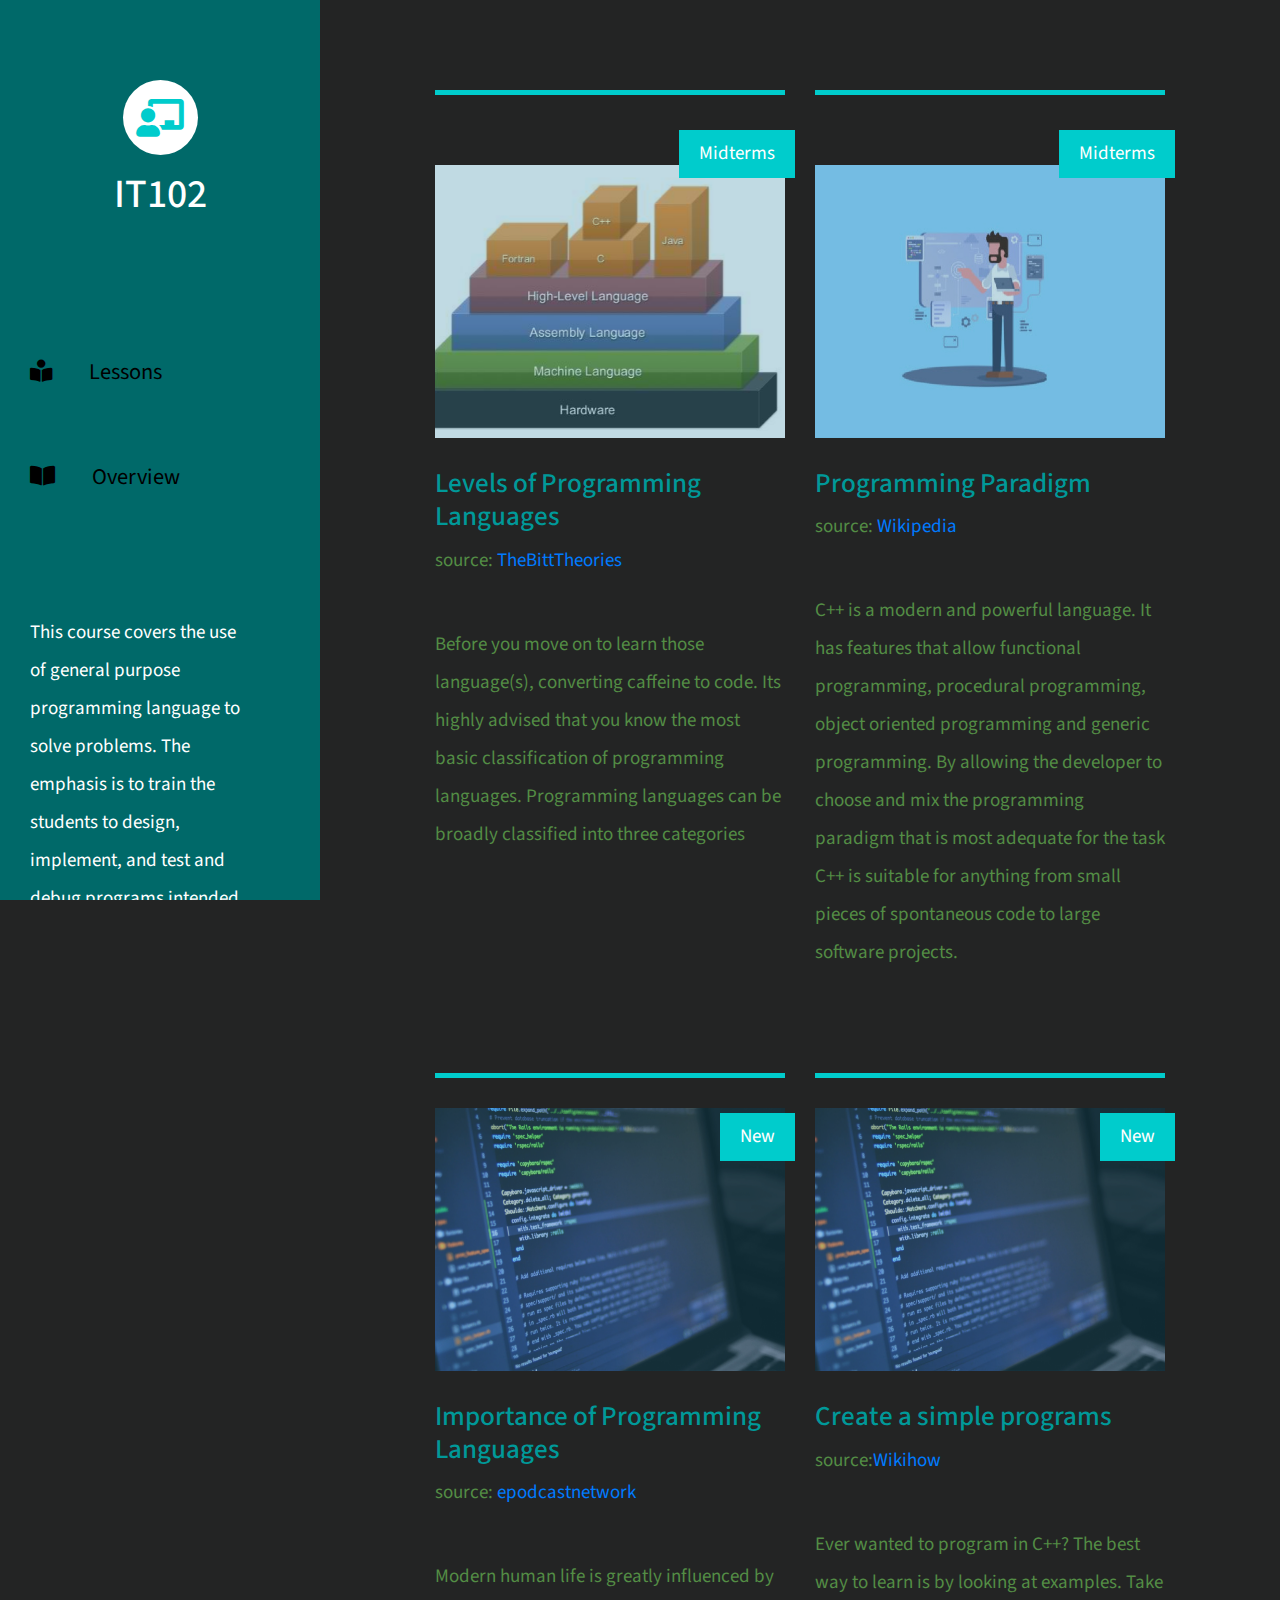
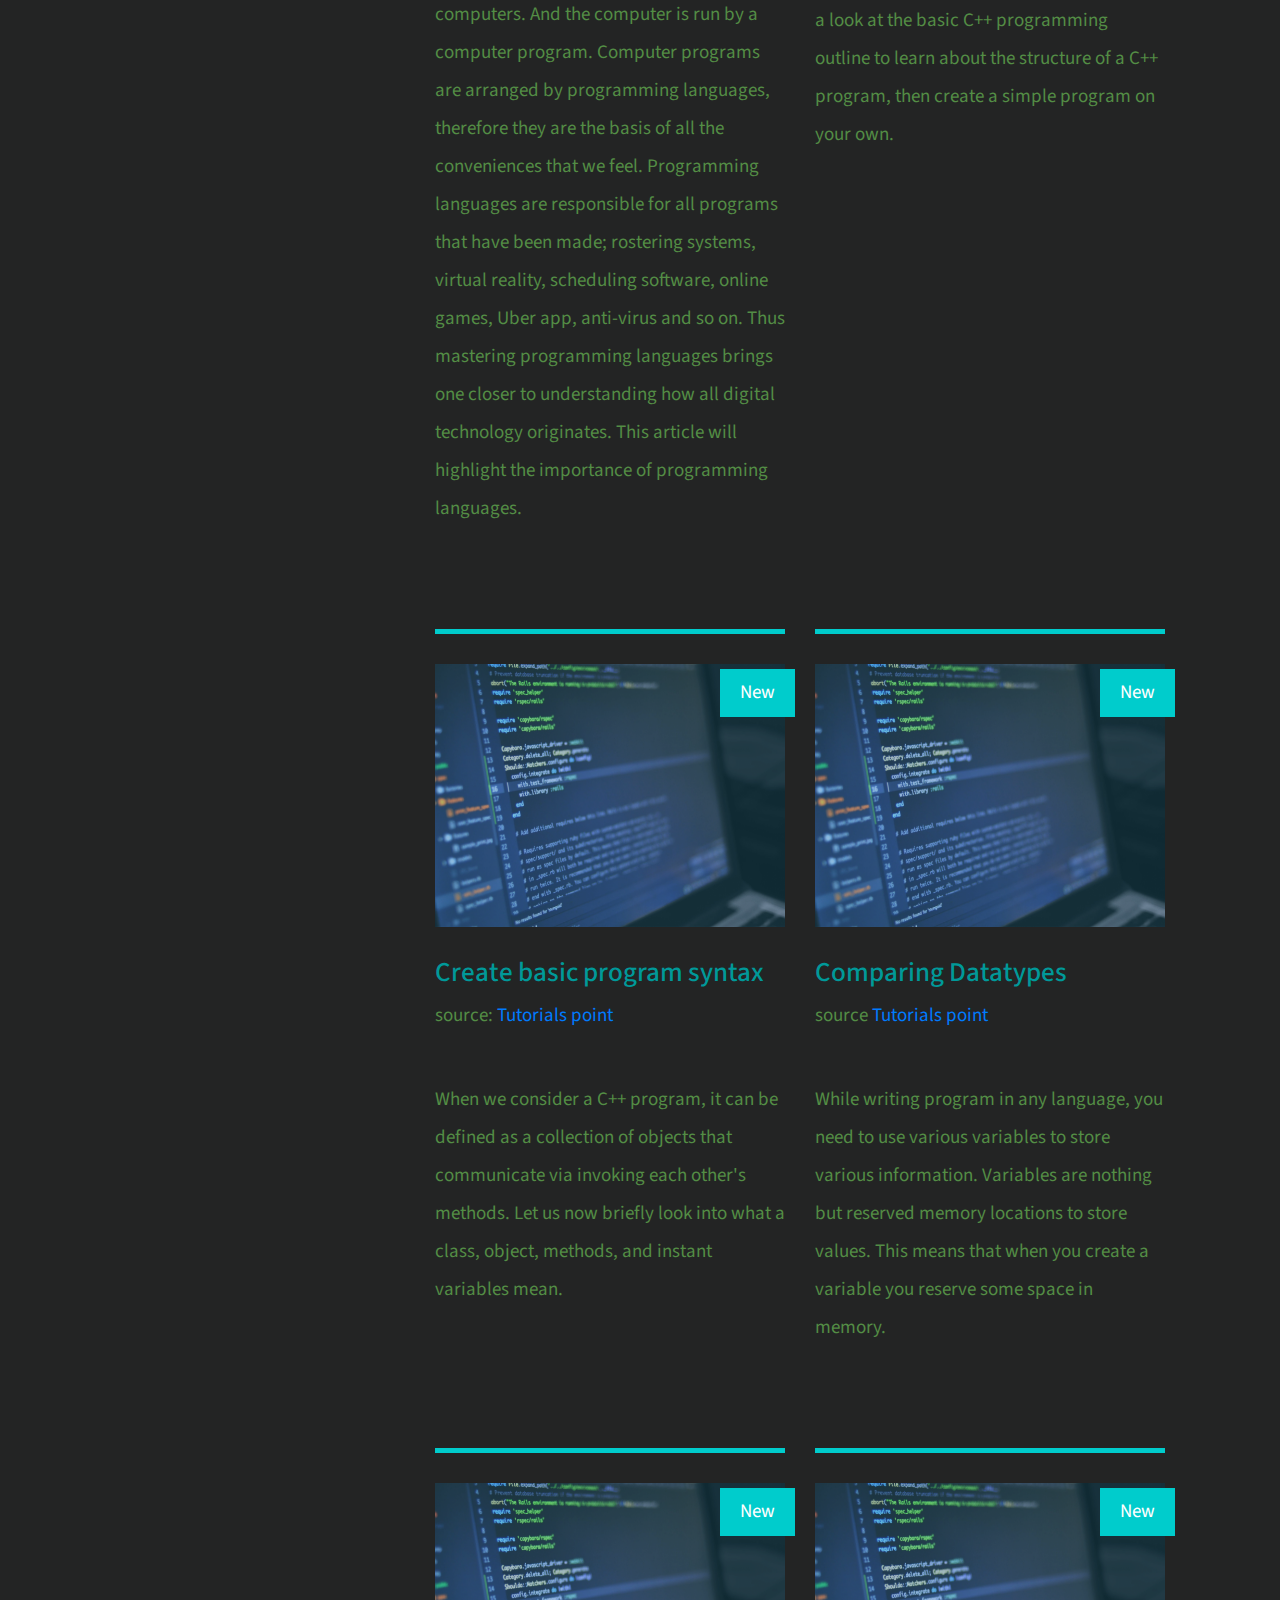
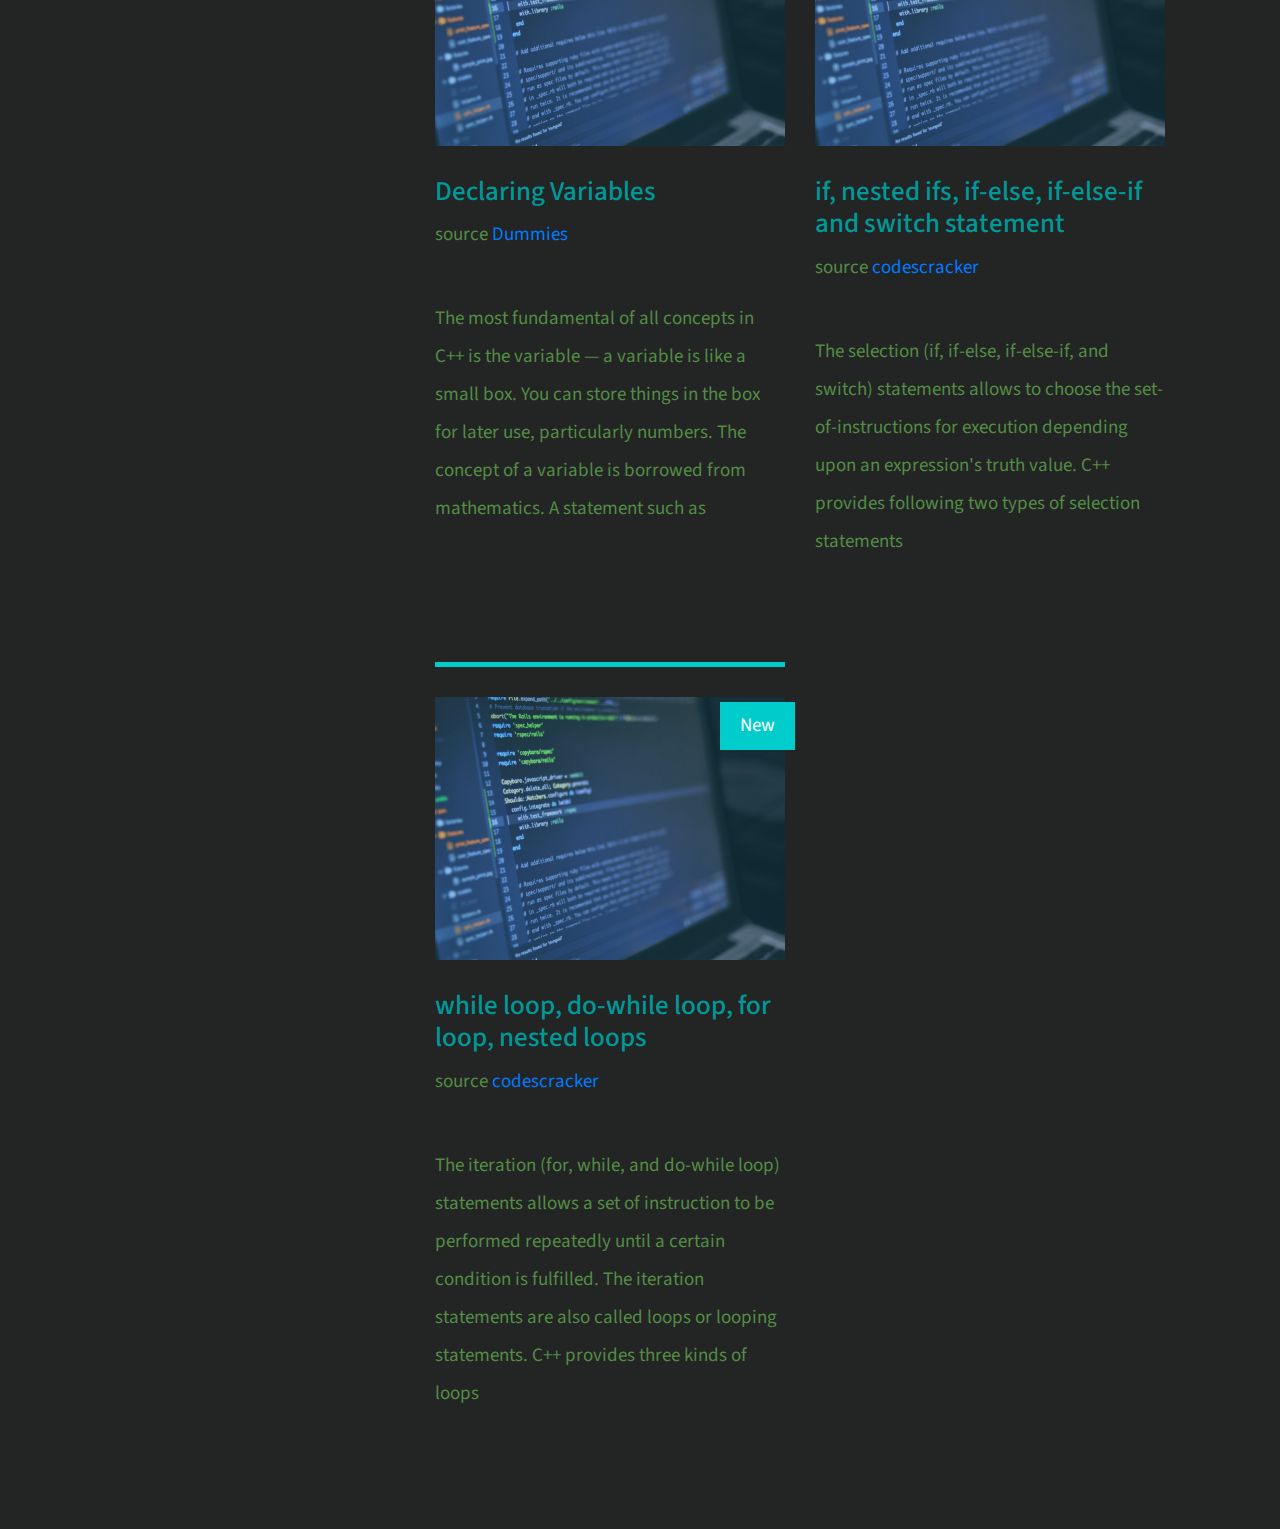
<file: index.html>
<!DOCTYPE html>
<html lang="en">

<head>
    <meta charset="UTF-8">
    <meta name="viewport" content="width=device-width, initial-scale=1.0">
    <title>Computer Programming 1</title>
    <link rel="stylesheet" href="fontawesome/css/all.min.css"> <!-- https://fontawesome.com/ -->
    <link href="https://fonts.googleapis.com/css2?family=Source+Sans+Pro&display=swap" rel="stylesheet">
    <!-- https://fonts.google.com/ -->
    <link href="css/bootstrap.min.css" rel="stylesheet">
    <link href="css/templatemo-xtra-blog.css" rel="stylesheet">

</head>

<body>
    <header class="tm-header" id="tm-header">
        <div class="tm-header-wrapper">
            <button class="navbar-toggler" type="button" aria-label="Toggle navigation">
                <i class="fas fa-bars"></i>
            </button>
            <div class="tm-site-header">
                <div class="mb-3 mx-auto tm-site-logo"><i class="fas fa-chalkboard-teacher fa-2x"></i></div>
                <h1 class="text-center">IT102</h1>
            </div>
            <nav class="tm-nav" id="tm-nav">
                <ul>
                    <li class="tm-nav-item"><a href="index.html" class="tm-nav-link">
                            <i class="fas fa-book-reader"></i>
                            Lessons
                        </a></li>
                    <li class="tm-nav-item"><a href="overview.html" class="tm-nav-link">
                            <i class="fas fa-book-open"></i>
                            Overview
                        </a></li>
                </ul>
            </nav>

            <p class="tm-mb-80 pr-5 text-white">
                This course covers the use of general purpose programming language to solve problems. The emphasis is to
                train the students to design,
                implement, and test and debug programs intended to solve computing problems using fundamental
                programming constructs.
                This will be introduces to students with no previous programming experience on how to plan and create
                well-structured programs using
                procedural programming paradigms.. </p>
        </div>
    </header>
    <div class="container-fluid">
        <main class="tm-main">

            <div class="row tm-row">
                <article class="col-12 col-md-6 tm-post">
                    <hr class="tm-hr-primary">
                    <a href="course-lesson1.html" class="effect-lily tm-post-link tm-pt-60">
                        <div class="tm-post-link-inner">
                            <img src="img/lesson1.jpg" alt="Image" class="img-fluid">
                        </div>
                        <span class="position-absolute tm-new-badge">Midterms</span>
                        <h2 class="tm-pt-30 tm-color-primary tm-post-title">Levels of Programming
                            Languages</h2>
                    </a>
                    <p>source: <a
                            href="https://thebittheories.com/levels-of-programming-languages-b6a38a68c0f2">TheBittTheories</a>
                    </p>
                    <p class="tm-pt-30">
                        Before you move on to learn those language(s), converting caffeine to code. Its highly advised
                        that you know the most basic classification of programming languages. Programming languages can
                        be broadly classified into three categories
                        <br><br>


                    </p>


                </article>
                <article class="col-12 col-md-6 tm-post">
                    <hr class="tm-hr-primary">
                    <a href="course-lesson2.html" class="effect-lily tm-post-link tm-pt-60">
                        <div class=" tm-post-link-inner">
                            <img src="img/lesson2.jpg" alt="Image" class="img-fluid">
                        </div>
                        <span class="position-absolute tm-new-badge">Midterms</span>
                        <h2 class="tm-pt-30 tm-color-primary tm-post-title">Programming Paradigm</h2>
                    </a>
                    <p>source: <a href="https://en.wikipedia.org/wiki/Programming_paradigm">Wikipedia</a></p>
                    <p class="tm-pt-30">
                        C++ is a modern and powerful language. It has features that allow functional programming,
                        procedural programming, object oriented programming and generic programming. By allowing the
                        developer to choose and mix the programming paradigm that is most adequate for the task C++ is
                        suitable for anything from small pieces of spontaneous code to large software projects.
                    </p>

                </article>
                <article class="col-12 col-md-6 tm-post">
                    <hr class="tm-hr-primary">
                    <a href="course-lesson3.html" class="effect-lily tm-post-link tm-pt-20">
                        <div class="tm-post-link-inner">
                            <img src="img/programming1.png" alt="Image" class="img-fluid">
                        </div>
                        <span class="position-absolute tm-new-badge">New</span>
                        <h2 class="tm-pt-30 tm-color-primary tm-post-title">Importance of Programming Languages</h2>
                    </a>
                    <p>source: <a
                            href="https://epodcastnetwork.com/the-importance-of-programming-languages/">epodcastnetwork</a>
                    </p>
                    <p class="tm-pt-30">

                        Modern human life is greatly influenced by computers. And the computer is run by a computer
                        program. Computer programs are arranged by programming languages, therefore they are the basis
                        of all the conveniences that we feel. Programming languages are responsible for all programs
                        that have been made; rostering systems, virtual reality, scheduling software, online games, Uber
                        app, anti-virus and so on. Thus mastering programming languages brings one closer to
                        understanding how all digital technology originates. This article will highlight the importance
                        of programming languages.
                    </p>

                </article>
                <article class="col-12 col-md-6 tm-post">
                    <hr class="tm-hr-primary">
                    <a href="course-lesson4.html" class="effect-lily tm-post-link tm-pt-20">
                        <div class="tm-post-link-inner">
                            <img src="img/programming1.png" alt="Image" class="img-fluid">
                        </div>
                        <span class="position-absolute tm-new-badge">New</span>
                        <h2 class="tm-pt-30 tm-color-primary tm-post-title">Create a simple programs</h2>
                    </a>
                    <p>source:<a href="https://www.wikihow.com/Create-a-Simple-Program-in-C%2B%2B">Wikihow</a></p>
                    <p class="tm-pt-30">
                        Ever wanted to program in C++? The best way to learn is by looking at examples. Take a look at
                        the basic C++ programming outline to learn about the structure of a C++ program, then create a
                        simple program on your own.
                    </p>

                </article>
                <article class="col-12 col-md-6 tm-post">
                    <hr class="tm-hr-primary">
                    <a href="course-lesson5.html" class="effect-lily tm-post-link tm-pt-20">
                        <div class="tm-post-link-inner">
                            <img src="img/programming1.png" alt="Image" class="img-fluid">
                        </div>
                        <span class="position-absolute tm-new-badge">New</span>
                        <h2 class="tm-pt-30 tm-color-primary tm-post-title">Create basic program syntax</h2>
                    </a>
                    <p>source: <a href="https://www.tutorialspoint.com/cplusplus/cpp_basic_syntax.htm">Tutorials
                            point</a></p>
                    <p class="tm-pt-30">
                        When we consider a C++ program, it can be defined as a collection of objects that communicate
                        via invoking each other's methods. Let us now briefly look into what a class, object, methods,
                        and instant variables mean.

                    </p>

                </article>
                <article class="col-12 col-md-6 tm-post">
                    <hr class="tm-hr-primary">
                    <a href="course-lesson6.html" class="effect-lily tm-post-link tm-pt-20">
                        <div class="tm-post-link-inner">
                            <img src="img/programming1.png" alt="Image" class="img-fluid">
                        </div>
                        <span class="position-absolute tm-new-badge">New</span>
                        <h2 class="tm-pt-30 tm-color-primary tm-post-title">Comparing Datatypes</h2>
                    </a>
                    <p>source <a href="https://www.tutorialspoint.com/cplusplus/cpp_data_types.htm">Tutorials point</a>
                    </p>
                    <p class="tm-pt-30">
                        While writing program in any language, you need to use various variables to store various
                        information. Variables are nothing but reserved memory locations to store values. This means
                        that when you create a variable you reserve some space in memory.
                    </p>

                </article>

                <article class="col-12 col-md-6 tm-post">
                    <hr class="tm-hr-primary">
                    <a href="course-lesson7.html" class="effect-lily tm-post-link tm-pt-20">
                        <div class="tm-post-link-inner">
                            <img src="img/programming1.png" alt="Image" class="img-fluid">
                        </div>
                        <span class="position-absolute tm-new-badge">New</span>
                        <h2 class="tm-pt-30 tm-color-primary tm-post-title">Declaring Variables</h2>
                    </a>
                    <p>source <a
                            href="https://www.dummies.com/programming/cpp/how-to-declare-variables-in-c/">Dummies</a>
                    </p>
                    <p class="tm-pt-30">
                        The most fundamental of all concepts in C++ is the variable — a variable is like a small box. You
                        can store things in the box for later use, particularly numbers. The concept of a variable is
                        borrowed from mathematics. A statement such as
                    </p>

                </article>

                <article class="col-12 col-md-6 tm-post">
                    <hr class="tm-hr-primary">
                    <a href="course-lesson8.html" class="effect-lily tm-post-link tm-pt-20">
                        <div class="tm-post-link-inner">
                            <img src="img/programming1.png" alt="Image" class="img-fluid">
                        </div>
                        <span class="position-absolute tm-new-badge">New</span>
                        <h2 class="tm-pt-30 tm-color-primary tm-post-title">if, nested ifs, if-else, if-else-if and
                            switch statement</h2>
                    </a>
                    <p>source <a href="https://codescracker.com/cpp/cpp-selection-statements.htm">codescracker</a>
                    </p>
                    <p class="tm-pt-30">
                        The selection (if, if-else, if-else-if, and switch) statements allows to choose the
                        set-of-instructions for execution depending upon an expression's truth value. C++ provides
                        following two types of selection statements
                    </p>

                </article>

                <article class="col-12 col-md-6 tm-post">
                    <hr class="tm-hr-primary">
                    <a href="course-lesson9.html" class="effect-lily tm-post-link tm-pt-20">
                        <div class="tm-post-link-inner">
                            <img src="img/programming1.png" alt="Image" class="img-fluid">
                        </div>
                        <span class="position-absolute tm-new-badge">New</span>
                        <h2 class="tm-pt-30 tm-color-primary tm-post-title">while loop, do-while loop, for loop, nested
                            loops</h2>
                    </a>
                    <p>source <a href="https://codescracker.com/cpp/cpp-iteration-statements.htm">codescracker</a>
                    </p>
                    <p class="tm-pt-30">
                        The iteration (for, while, and do-while loop) statements allows a set of instruction to be
                        performed repeatedly until a certain condition is fulfilled. The iteration statements are also
                        called loops or looping statements. C++ provides three kinds of loops
                    </p>

                </article>
            </div>

    </div>

    </main>
    </div>
    <script src="js/jquery.min.js"></script>
    <script src="js/templatemo-script.js"></script>
</body>

</html>
</file>
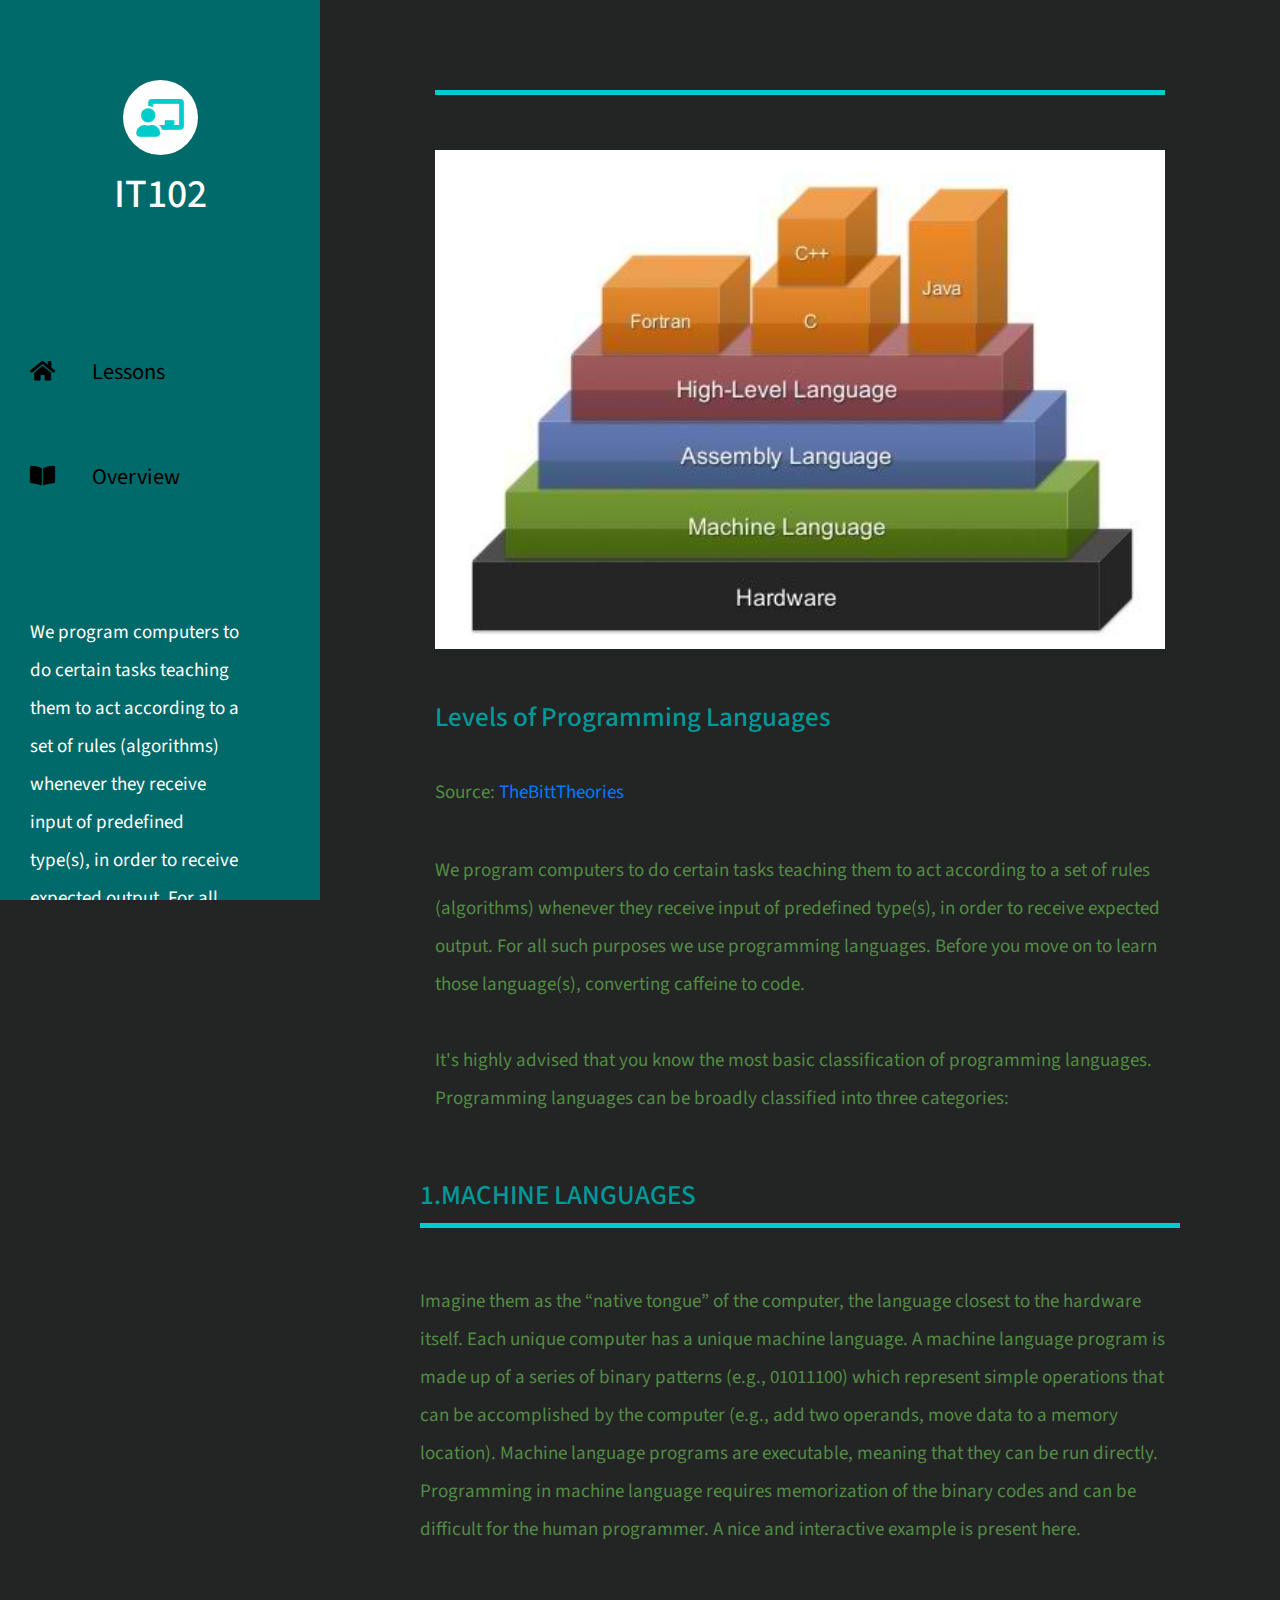
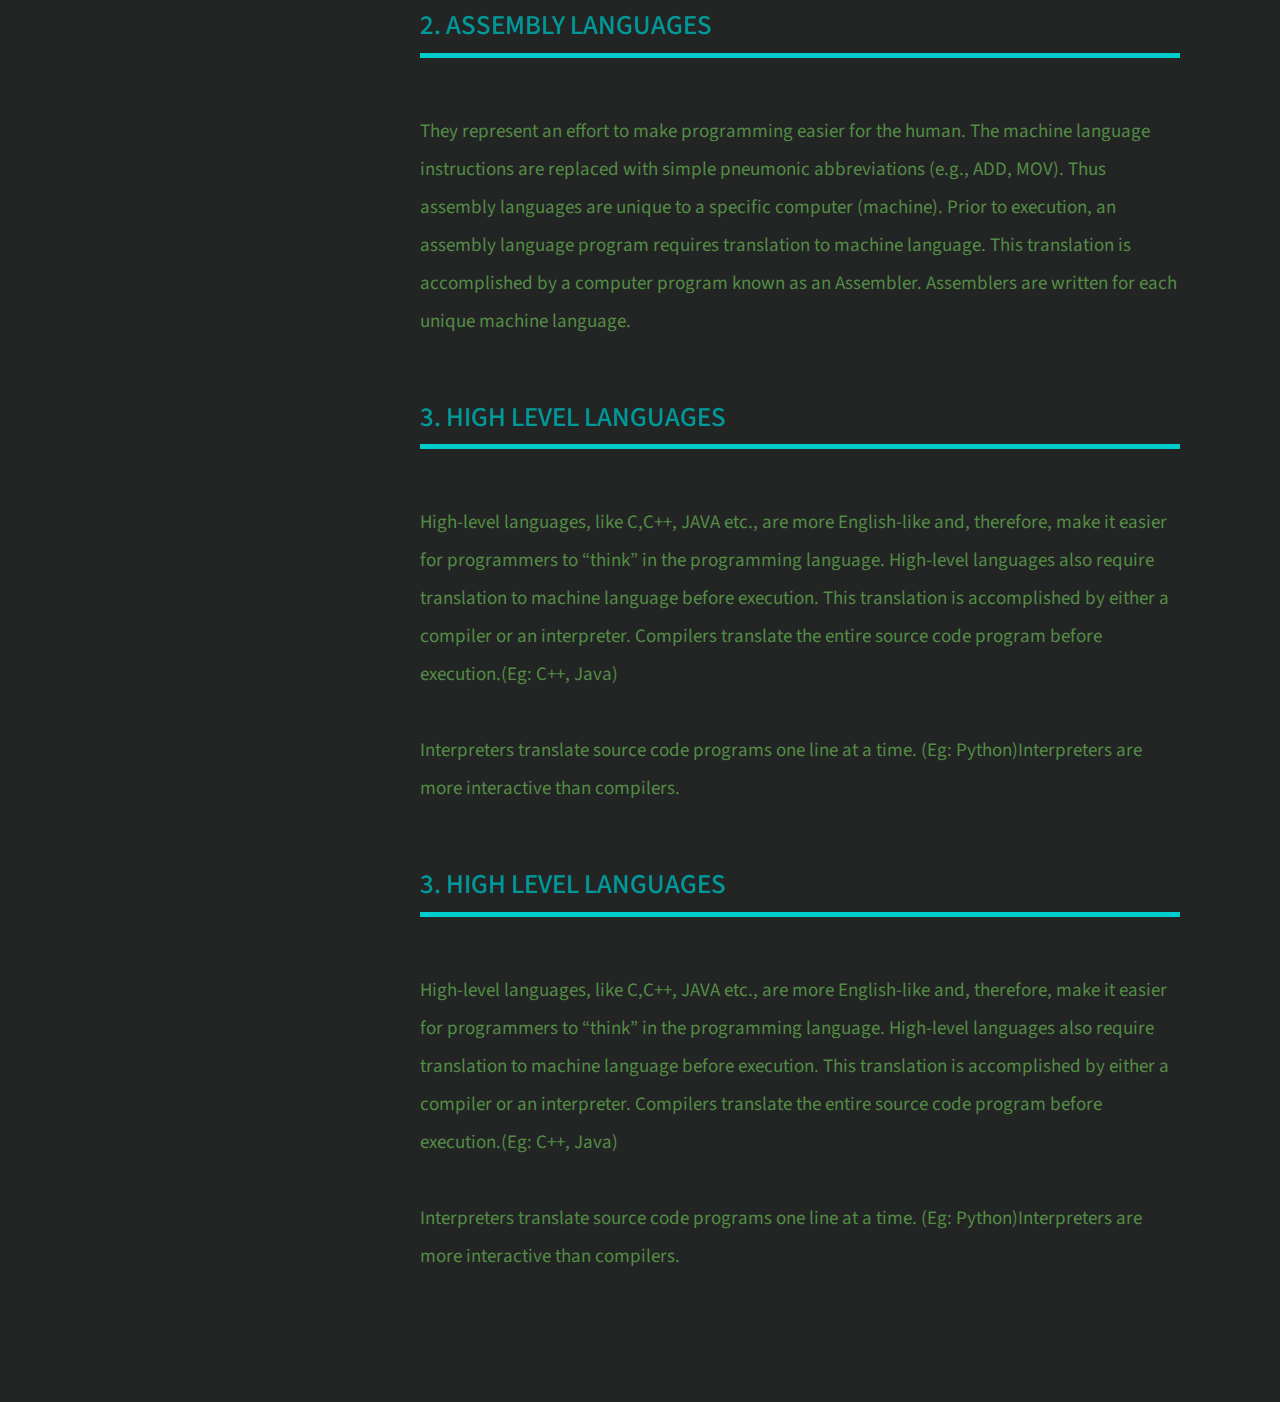
<file: course-lesson1.html>
<!DOCTYPE html>
<html lang="en">

<head>
    <meta charset="UTF-8">
    <meta name="viewport" content="width=device-width, initial-scale=1.0">
    <title>Computer Programming 1</title>
    <link rel="stylesheet" href="fontawesome/css/all.min.css"> <!-- https://fontawesome.com/ -->
    <link href="https://fonts.googleapis.com/css2?family=Source+Sans+Pro&display=swap" rel="stylesheet">
    <!-- https://fonts.google.com/ -->
    <link href="css/bootstrap.min.css" rel="stylesheet">
    <link href="css/templatemo-xtra-blog.css" rel="stylesheet">

</head>

<body>
    <header class="tm-header" id="tm-header">
        <div class="tm-header-wrapper">
            <button class="navbar-toggler" type="button" aria-label="Toggle navigation">
                <i class="fas fa-bars"></i>
            </button>
            <div class="tm-site-header">
                <div class="mb-3 mx-auto tm-site-logo"><i class="fas fa-chalkboard-teacher fa-2x"></i></div>
                <h1 class="text-center">IT102</h1>
            </div>
            <nav class="tm-nav" id="tm-nav">
                <ul>
                    <li class="tm-nav-item"><a href="index.html" class="tm-nav-link">
                            <i class="fas fa-home"></i>
                            Lessons
                        </a></li>
                    <li class="tm-nav-item"><a href="overview.html" class="tm-nav-link">
                            <i class="fas fa-book-open"></i>
                            Overview
                        </a></li>
                </ul>
            </nav>

            <p class="tm-mb-80 pr-5 text-white">
                We program computers to do certain tasks teaching them to act according to a set of
                rules
                (algorithms) whenever they receive input of predefined type(s), in order to receive
                expected output. For all such purposes we use programming languages.
                Before you move on to learn those language(s), converting caffeine to code. <br><br>It's
                highly
                advised that you know the most basic classification of programming languages.
                Programming languages can be broadly classified into three categories:</p>
        </div>
    </header>
    <div class="container-fluid">
        <main class="tm-main">
            <div class="row tm-row tm-mb-45">
                <div class="col-12">
                    <hr class="tm-hr-primary tm-mb-55">
                    <img src="img/lesson1.jpg" width="100%" alt="Image" class="img-fluid">
                </div>
            </div>
            <div class="row tm-row tm-mb-40">
                <div class="col-12">
                    <div class="mb-4">
                        <h2 class="pt-2 tm-mb-40 tm-color-primary tm-post-title">Levels of Programming Languages</h2>
                        <p class="tm-mb-40">Source: <a
                                href="https://thebittheories.com/levels-of-programming-languages-b6a38a68c0f2">TheBittTheories</a>
                        </p>
                        <p>
                            We program computers to do certain tasks teaching them to act according to a set of
                            rules
                            (algorithms) whenever they receive input of predefined type(s), in order to receive
                            expected output. For all such purposes we use programming languages.
                            Before you move on to learn those language(s), converting caffeine to code. <br><br>It's
                            highly
                            advised that you know the most basic classification of programming languages.
                            Programming languages can be broadly classified into three categories:<br><br>
                        </p>
                    </div>
                </div>
                <div>
                    <h2 class="tm-color-primary tm-post-title">1.MACHINE LANGUAGES</h2>
                    <hr class="tm-hr-primary tm-mb-55">
                    <div class="tm-comment tm-mb-45">

                        <div>
                            <p>
                                Imagine them as the “native tongue” of the computer, the language closest to the
                                hardware itself. Each unique computer has a unique machine language. A machine
                                language program is made up of a series of binary patterns (e.g., 01011100)
                                which represent simple operations that can be accomplished by the computer
                                (e.g., add two operands, move data to a memory location). Machine language
                                programs are executable, meaning that they can be run directly. Programming in
                                machine language requires memorization of the binary codes and can be difficult
                                for the human programmer. A nice and interactive example is present here.
                            </p>
                        </div>
                    </div>
                </div>

                <div>
                    <h2 class="tm-color-primary tm-post-title">2. ASSEMBLY LANGUAGES</h2>
                    <hr class="tm-hr-primary tm-mb-55">
                    <div class="tm-comment tm-mb-45">

                        <div>
                            <p>
                                They represent an effort to make programming easier for the human. The machine
                                language instructions are replaced with simple pneumonic abbreviations (e.g.,
                                ADD, MOV). Thus assembly languages are unique to a specific computer (machine).
                                Prior to execution, an assembly language program requires translation to machine
                                language. This translation is accomplished by a computer program known as an
                                Assembler. Assemblers are written for each unique machine language.
                            </p>
                        </div>
                    </div>
                </div>

                <div>
                    <h2 class="tm-color-primary tm-post-title">3. HIGH LEVEL LANGUAGES</h2>
                    <hr class="tm-hr-primary tm-mb-55">
                    <div class="tm-comment tm-mb-45">

                        <div>
                            <p>
                                High-level languages, like C,C++, JAVA etc., are more English-like and,
                                therefore, make it easier for programmers to “think” in the programming
                                language. High-level languages also require translation to machine language
                                before execution. This translation is accomplished by either a compiler or an
                                interpreter. Compilers translate the entire source code program before
                                execution.(Eg: C++, Java)<Br><br>
                                Interpreters translate source code programs one line at a time. (Eg:
                                Python)Interpreters are more interactive than compilers.
                            </p>
                        </div>
                    </div>
                </div>

                <div>
                    <h2 class="tm-color-primary tm-post-title">3. HIGH LEVEL LANGUAGES</h2>
                    <hr class="tm-hr-primary tm-mb-55">
                    <div class="tm-comment tm-mb-45">

                        <div>
                            <p>
                                High-level languages, like C,C++, JAVA etc., are more English-like and,
                                therefore, make it easier for programmers to “think” in the programming
                                language. High-level languages also require translation to machine language
                                before execution. This translation is accomplished by either a compiler or an
                                interpreter. Compilers translate the entire source code program before
                                execution.(Eg: C++, Java)<Br><br>
                                Interpreters translate source code programs one line at a time. (Eg:
                                Python)Interpreters are more interactive than compilers.
                            </p>
                        </div>
                    </div>
                </div>
            </div>



        </main>
    </div>
    <script src="js/jquery.min.js"></script>
    <script src="js/templatemo-script.js"></script>
</body>

</html>
</file>
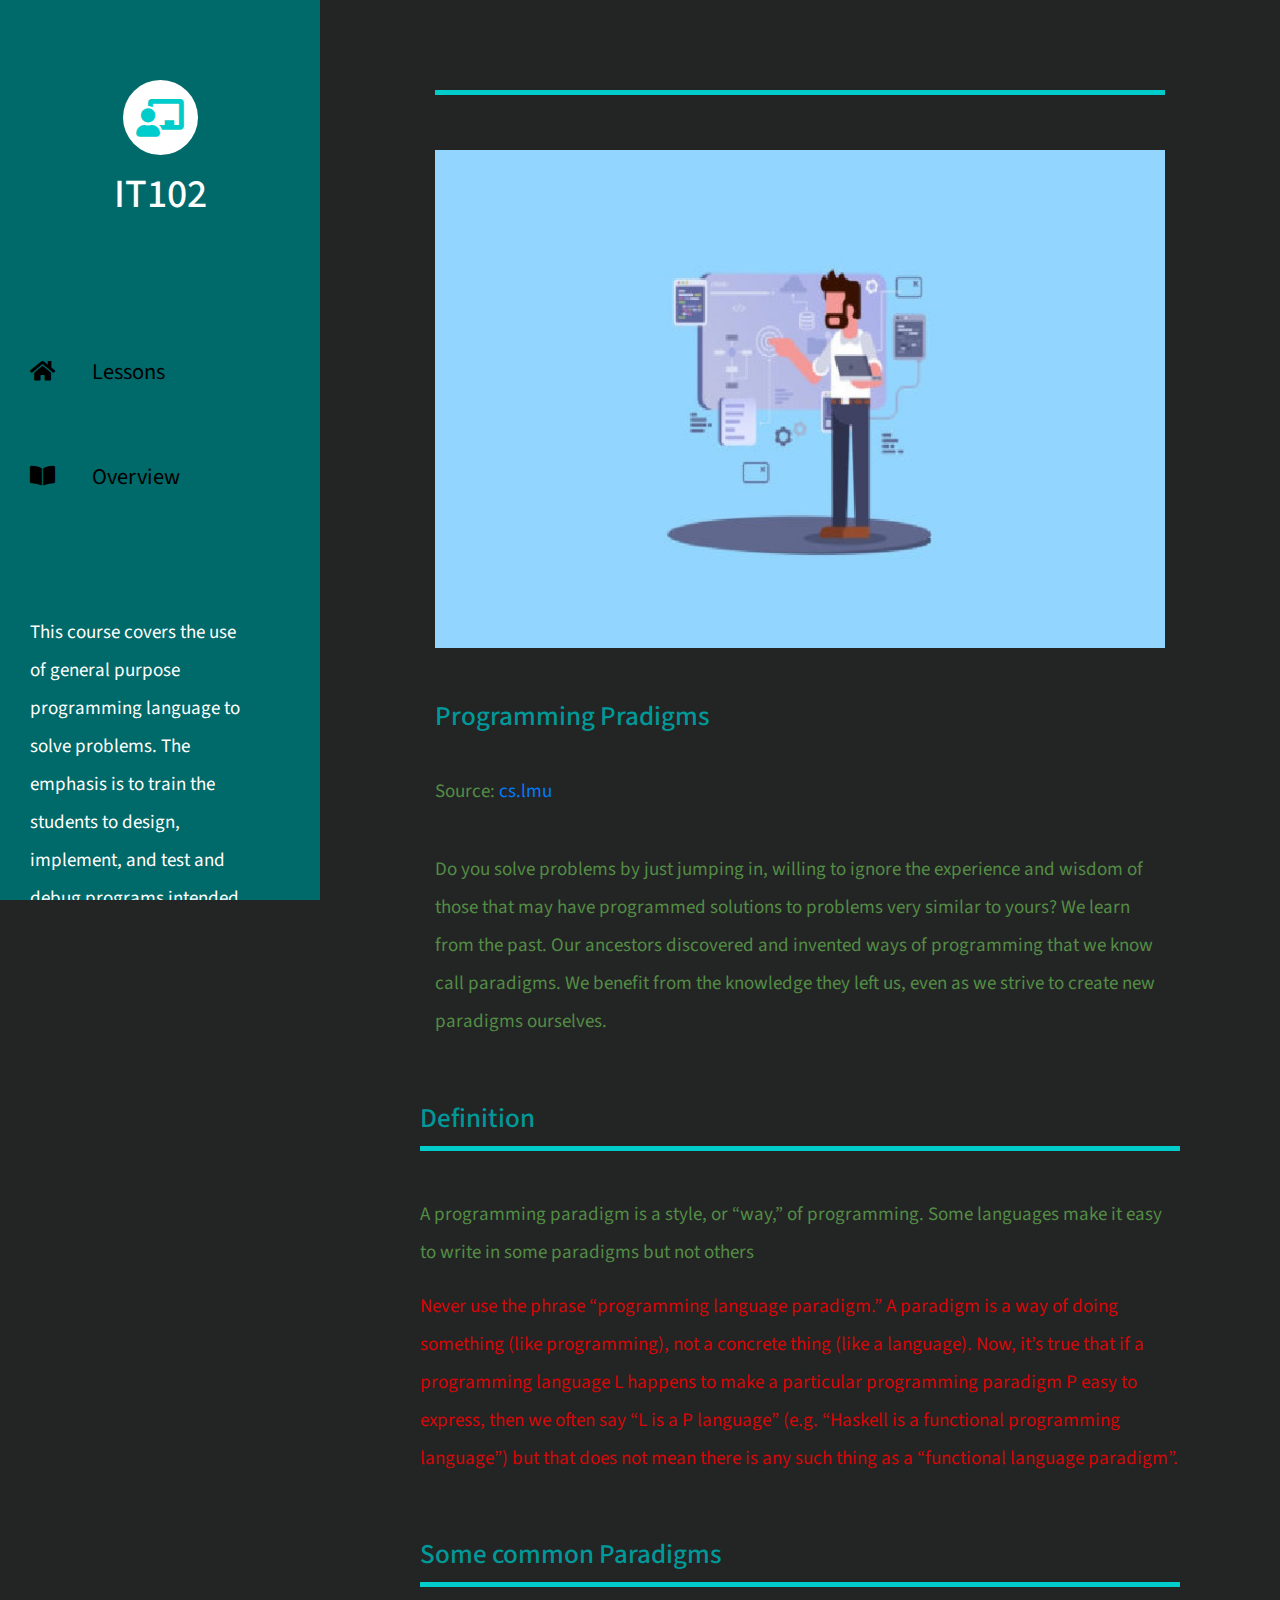
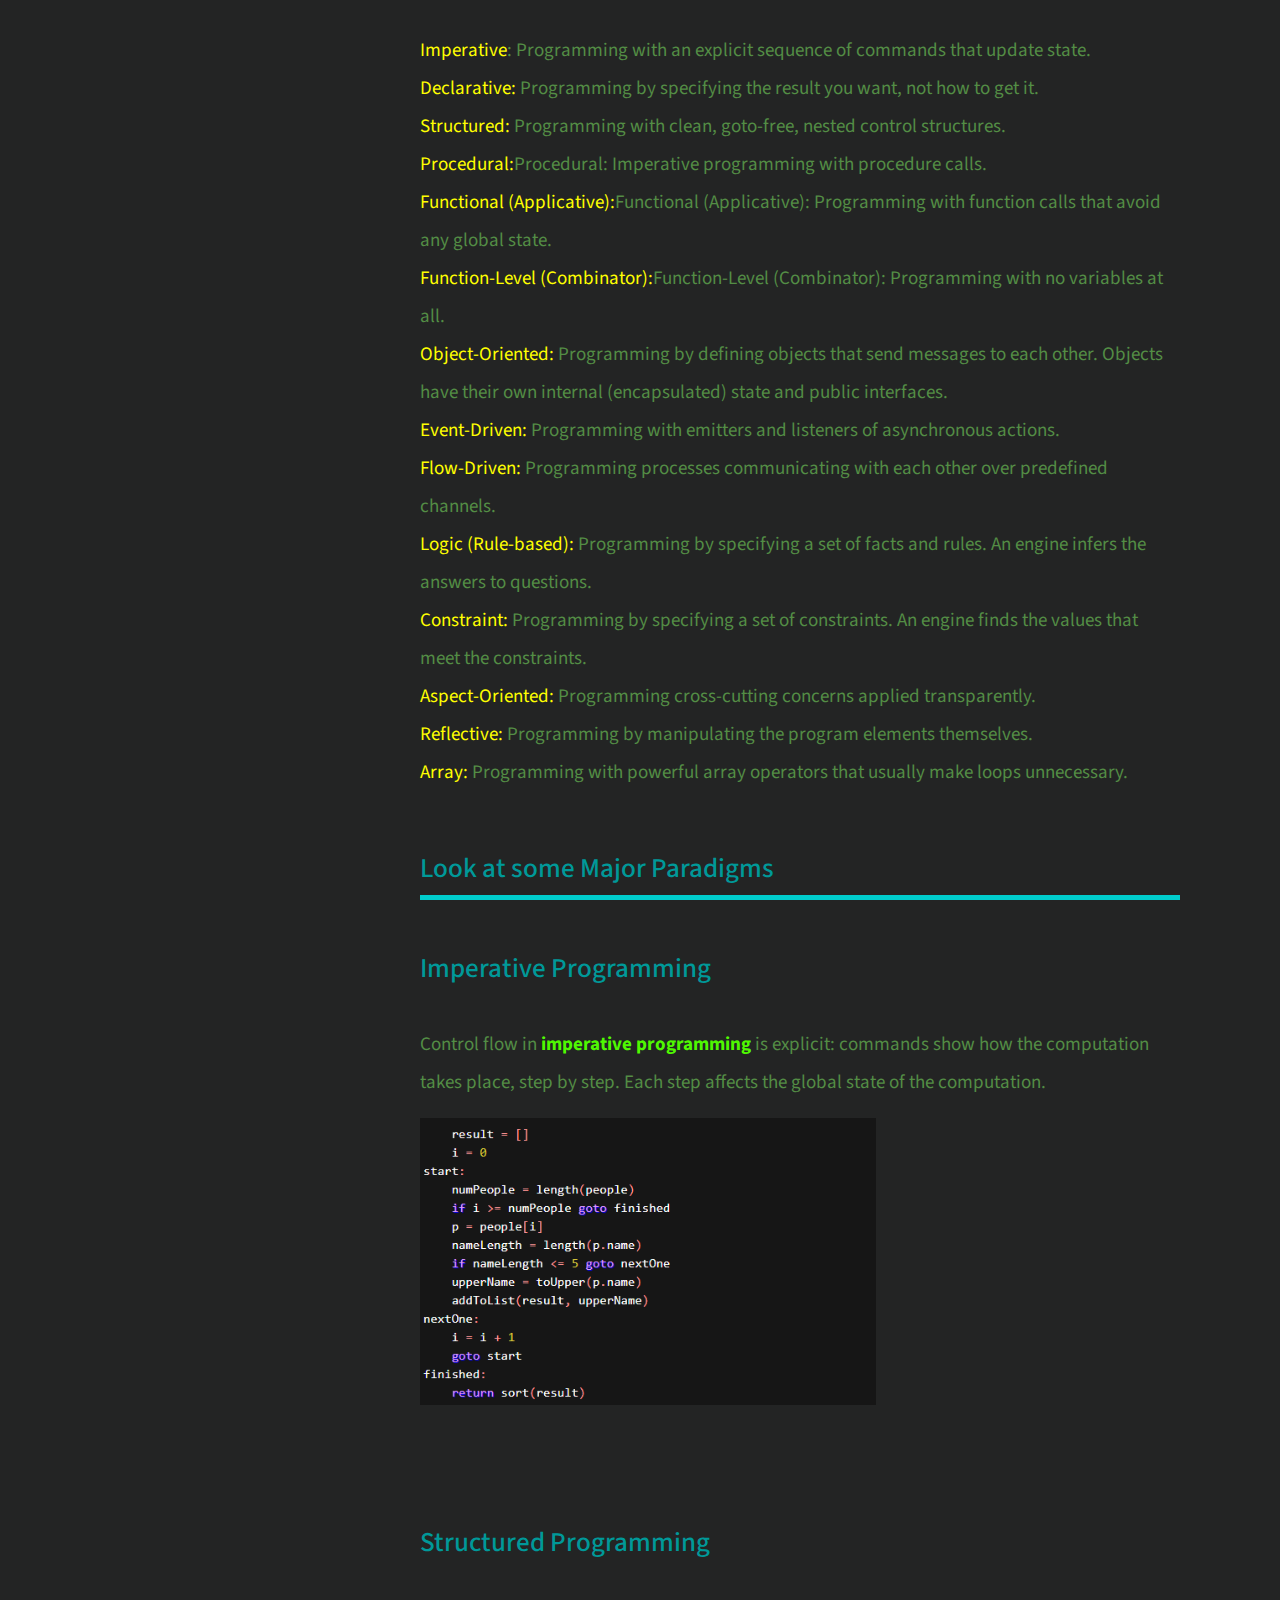
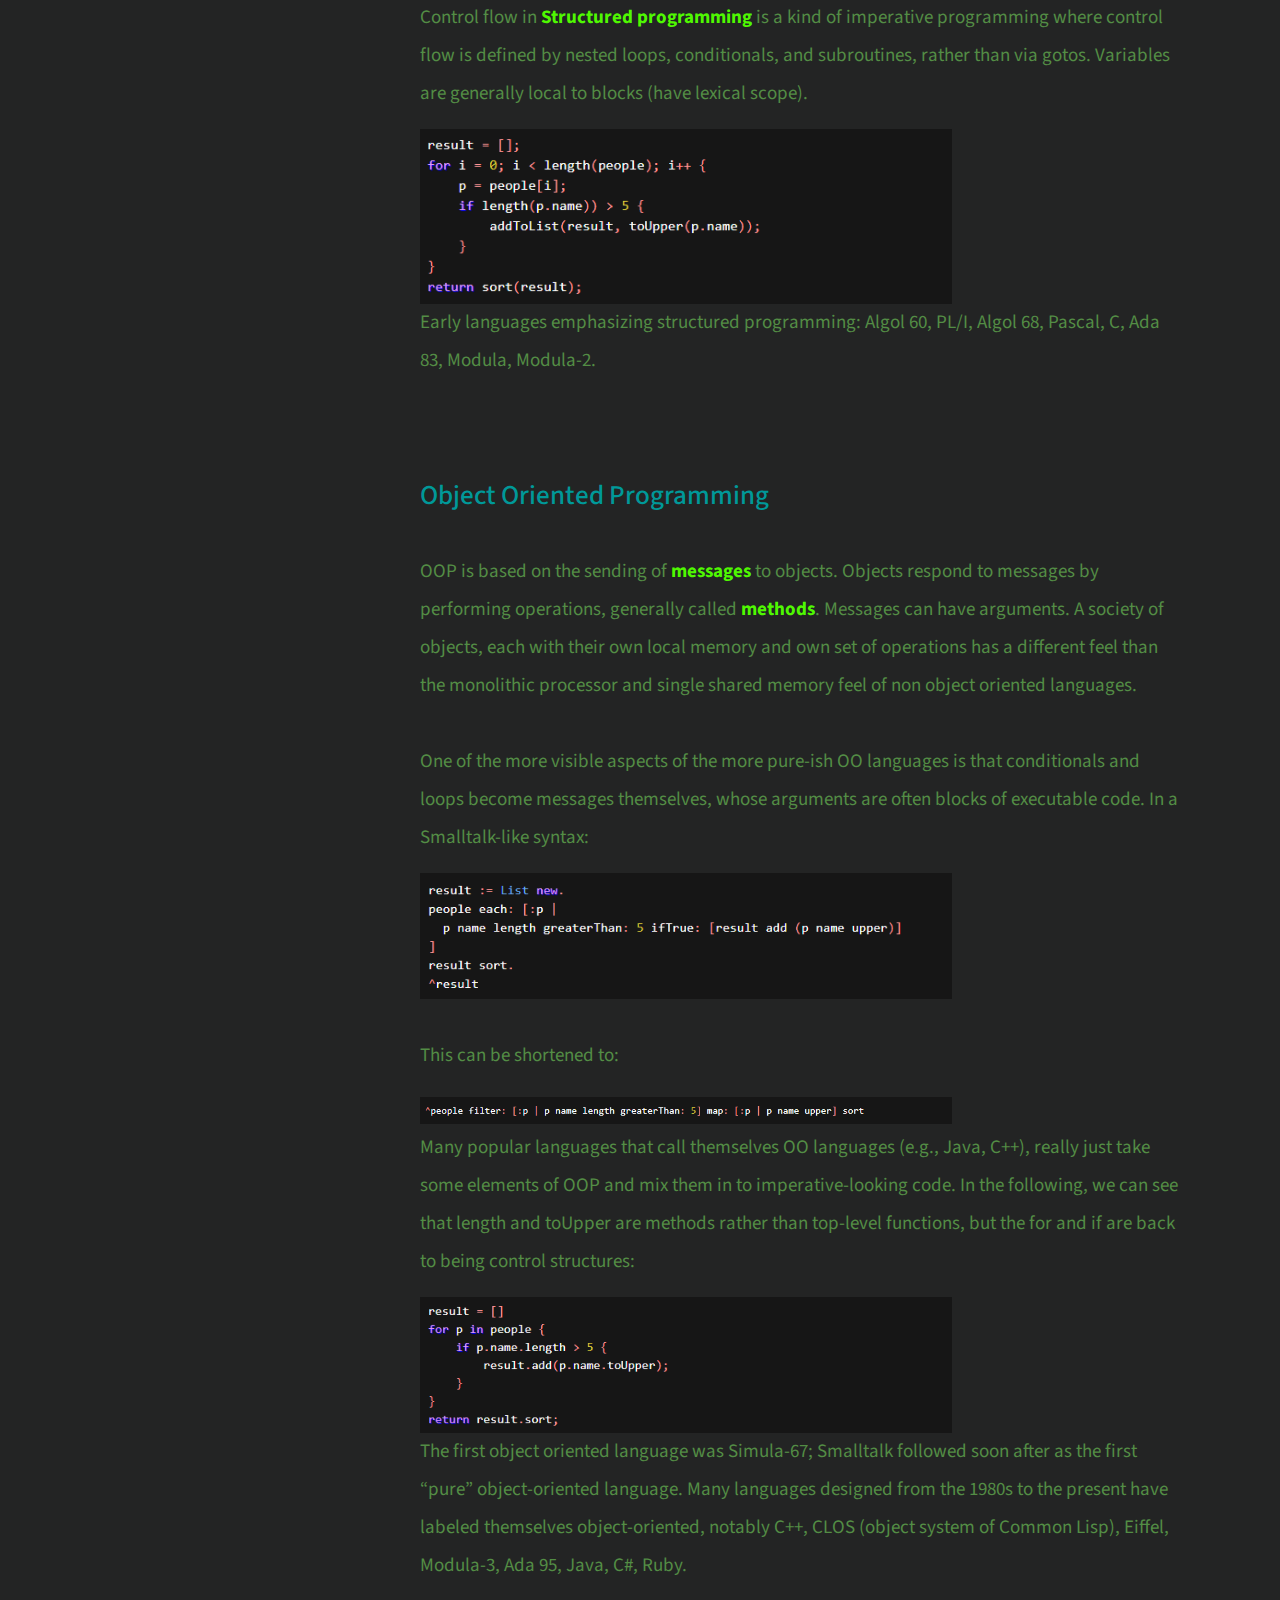
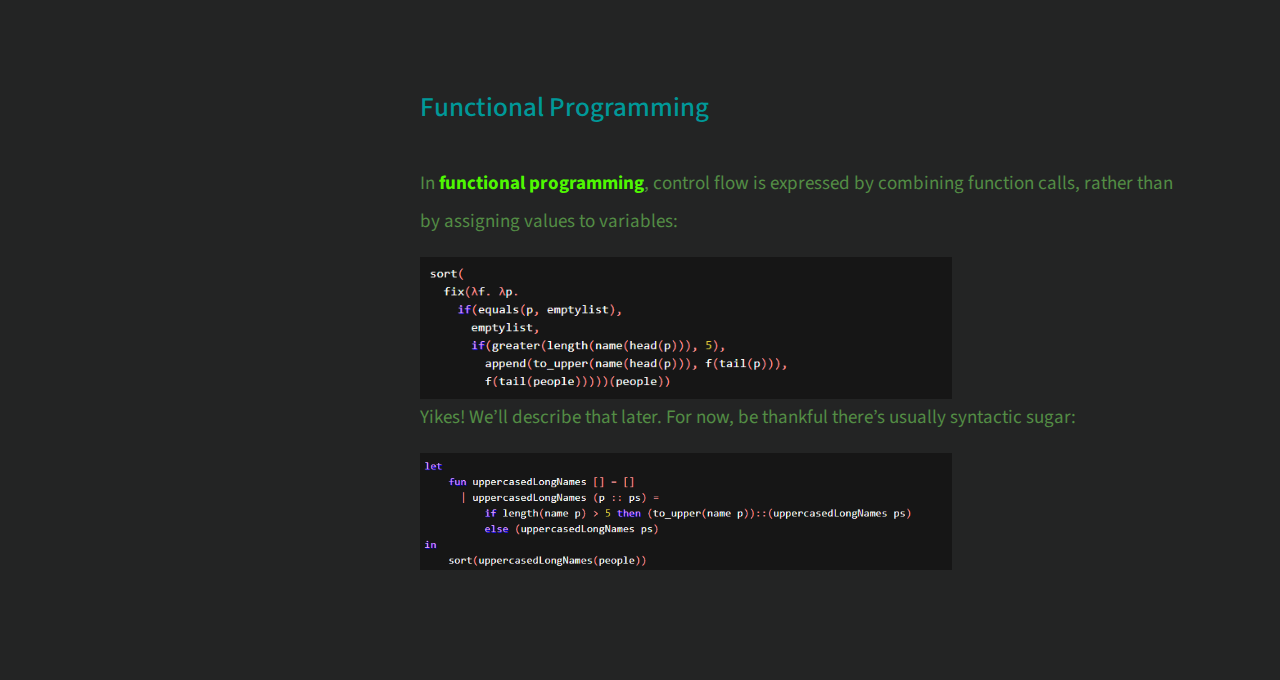
<file: course-lesson2.html>
<!DOCTYPE html>
<html lang="en">

<head>
    <meta charset="UTF-8">
    <meta name="viewport" content="width=device-width, initial-scale=1.0">
    <title>Computer Programming 1</title>
    <link rel="stylesheet" href="fontawesome/css/all.min.css"> <!-- https://fontawesome.com/ -->
    <link href="https://fonts.googleapis.com/css2?family=Source+Sans+Pro&display=swap" rel="stylesheet">
    <!-- https://fonts.google.com/ -->
    <link href="css/bootstrap.min.css" rel="stylesheet">
    <link href="css/templatemo-xtra-blog.css" rel="stylesheet">

</head>

<body>
    <header class="tm-header" id="tm-header">
        <div class="tm-header-wrapper">
            <button class="navbar-toggler" type="button" aria-label="Toggle navigation">
                <i class="fas fa-bars"></i>
            </button>
            <div class="tm-site-header">
                <div class="mb-3 mx-auto tm-site-logo"><i class="fas fa-chalkboard-teacher fa-2x"></i></div>
                <h1 class="text-center">IT102</h1>
            </div>
            <nav class="tm-nav" id="tm-nav">
                <ul>
                    <li class="tm-nav-item"><a href="index.html" class="tm-nav-link">
                            <i class="fas fa-home"></i>
                            Lessons
                        </a></li>
                    <li class="tm-nav-item"><a href="overview.html" class="tm-nav-link">
                            <i class="fas fa-book-open"></i>
                            Overview
                        </a></li>
                </ul>
            </nav>

            <p class="tm-mb-80 pr-5 text-white">
                This course covers the use of general purpose programming language to solve problems. The emphasis is to
                train the students to design,
                implement, and test and debug programs intended to solve computing problems using fundamental
                programming constructs.
                This will be introduces to students with no previous programming experience on how to plan and create
                well-structured programs using
                procedural programming paradigms.. </p>
        </div>
    </header>
    <div class="container-fluid">
        <main class="tm-main">
            <div class="row tm-row tm-mb-45">
                <div class="col-12">
                    <hr class="tm-hr-primary tm-mb-55">
                    <img src="img/lesson2.jpg" width="100%" alt="Image" class="img-fluid">
                </div>
            </div>
            <div class="row tm-row tm-mb-40">
                <div class="col-12">
                    <div class="mb-4">
                        <h2 class="pt-2 tm-mb-40 tm-color-primary tm-post-title">Programming Pradigms</h2>
                        <p class="tm-mb-40">Source: <a
                                href="https://cs.lmu.edu/~ray/notes/paradigms/#:~:text=Programming%20Paradigms%201%20Definition.%20A%20programming%20paradigm%20is,takes%20place%2C%20step%20by%20step.%20More%20items...%20">cs.lmu</a>
                        </p>
                        <p>
                            Do you solve problems by just jumping in, willing to ignore the experience and wisdom of
                            those that may have programmed solutions to problems very similar to yours? We learn
                            from the past. Our ancestors discovered and invented ways of programming that we know
                            call paradigms. We benefit from the knowledge they left us, even as we strive to create
                            new paradigms ourselves.<br><br>
                        </p>
                    </div>
                </div>
                <div>
                    <h2 class="tm-color-primary tm-post-title">Definition</h2>
                    <hr class="tm-hr-primary tm-mb-45">
                    <div class="tm-comment tm-mb-45">

                        <div>
                            <p>
                                A programming paradigm is a style, or “way,” of programming.
                                Some languages make it easy to write in some paradigms but not others
                                <br>
                            </p>
                            <p style="color:rgba(255, 0, 0, 0.815);"> Never use the phrase “programming language
                                paradigm.” A paradigm is
                                a way of doing something (like programming), not a concrete thing (like a
                                language). Now, it’s true that if a programming language L happens to make a
                                particular programming paradigm P easy to express, then we often say “L is a P
                                language” (e.g. “Haskell is a functional programming language”) but that does
                                not mean there is any such thing as a “functional language paradigm”.</p>
                        </div>
                    </div>
                </div>

                <div>
                    <h2 class="tm-color-primary tm-post-title">Some common Paradigms</h2>
                    <hr class="tm-hr-primary tm-mb-45">
                    <div class="tm-comment tm-mb-45">
                        <div>
                            <p>
                                <span style="color:yellow;">Imperative</span>: Programming with an explicit sequence of
                                commands that update state.<br>
                                <span style="color:yellow">Declarative:</span> Programming by specifying the result you
                                want, not how to get it.<br>
                                <span style="color:yellow">Structured:</span> Programming with clean, goto-free, nested
                                control structures.<br>
                                <span style="color:yellow">Procedural:</span>Procedural: Imperative programming with
                                procedure calls.<br>
                                <span style="color:yellow">Functional (Applicative):</span>Functional (Applicative):
                                Programming with function calls that avoid any global
                                state.<br>
                                <span style="color:yellow">Function-Level (Combinator):</span>Function-Level
                                (Combinator): Programming with no variables at all.<br>
                                <span style="color:yellow">Object-Oriented:</span> Programming by defining objects that
                                send messages to each other.
                                Objects have their own internal (encapsulated) state and public interfaces.<br>
                                <span style="color:yellow">Event-Driven:</span> Programming with emitters and listeners
                                of asynchronous actions.<Br>
                                <span style="color:yellow">Flow-Driven:</span> Programming processes communicating with
                                each other over predefined channels.<br>
                                <span style="color:yellow">Logic (Rule-based):</span> Programming by specifying a set of
                                facts and rules. An engine infers the answers to questions.<br>
                                <span style="color:yellow">Constraint:</span> Programming by specifying a set of
                                constraints. An engine finds the values that meet the constraints. <br>
                                <span style="color:yellow">Aspect-Oriented:</span> Programming cross-cutting concerns
                                applied transparently.<br>
                                <span style="color:yellow">Reflective:</span> Programming by manipulating the program
                                elements themselves.<br>
                                <span style="color:yellow">Array:</span> Programming with powerful array operators that
                                usually make loops unnecessary.<br>
                            </p>

                        </div>
                    </div>
                </div>

                <div>
                    <h2 class="tm-color-primary tm-post-title">Look at some Major Paradigms</h2>
                    <hr class="tm-hr-primary tm-mb-45">
                    <div class="tm-comment tm-mb-45">
                        <div>
                            <h2 class="pt-2 tm-mb-40 tm-color-primary tm-post-title">Imperative Programming</h2>
                            <p>Control flow in <b style="color:rgba(81, 255, 0, 0.979);">imperative programming</b> is
                                explicit: commands show how the computation
                                takes place, step by step. Each step affects the global state of the computation.</p>

                            <img src="img/lesson2.png" width="60%" draggable="false">

                            <br><br><br><br>
                            <h2 class="pt-2 tm-mb-40 tm-color-primary tm-post-title">Structured Programming</h2>
                            <p>Control flow in <b style="color:rgba(81, 255, 0, 0.979);">Structured programming</b> is a
                                kind of imperative programming where control flow is defined by nested loops,
                                conditionals, and subroutines, rather than via gotos. Variables are generally local
                                to blocks (have lexical scope).</p>

                            <img src="img/lesson2.1.png" width="70%" draggable="false">
                            <p>Early languages emphasizing structured programming: Algol 60, PL/I, Algol 68, Pascal, C,
                                Ada 83, Modula, Modula-2.</p>

                            <br><br>
                            <h2 class="pt-2 tm-mb-40 tm-color-primary tm-post-title">Object Oriented Programming</h2>
                            <p>OOP is based on the sending of <b style="color:rgba(81, 255, 0, 0.979);">messages</b> to
                                objects. Objects respond to messages by
                                performing operations, generally called <b
                                    style="color:rgba(81, 255, 0, 0.979);">methods</b>. Messages can have arguments. A
                                society
                                of objects, each with their own local memory and own set of operations has a different
                                feel than the monolithic processor and single shared memory feel of non object oriented
                                languages.
                                <br><br>
                                One of the more visible aspects of the more pure-ish OO languages is that conditionals
                                and loops become messages themselves, whose arguments are often blocks of executable
                                code. In a Smalltalk-like syntax:</p>

                            <img src="img/lesson2.3.png" width="70%" draggable="false"><br><br>
                            <p>This can be shortened to:</p>
                            <img src="img/lesson2.4.png" width="70%" draggable="false">
                            <p>Many popular languages that call themselves OO languages (e.g., Java, C++), really just
                                take some elements of OOP and mix them in to imperative-looking code. In the following,
                                we can see that length and toUpper are methods rather than top-level functions, but the
                                for and if are back to being control structures:</p>
                            <img src="img/lesson2.5.png" width="70%" draggable="false">
                            <p>The first object oriented language was Simula-67; Smalltalk followed soon after as the
                                first “pure” object-oriented language. Many languages designed from the 1980s to the
                                present have labeled themselves object-oriented, notably C++, CLOS (object system of
                                Common Lisp), Eiffel, Modula-3, Ada 95, Java, C#, Ruby.</p><br>
                        </div>
                    </div>
                </div>

                <div>

                    <div class="tm-comment tm-mb-45">
                        <div>
                            <h2 class="pt-2 tm-mb-40 tm-color-primary tm-post-title">Functional Programming</h2>
                            <p>In <b style="color:rgba(81, 255, 0, 0.979);">functional programming</b>, control flow is expressed by combining function calls, rather
                                than by assigning values to variables:</p>
                            <img src="img/lesson2.6.png" width="70%" draggable="false">
                            <p>Yikes! We’ll describe that later. For now, be thankful there’s usually syntactic sugar:</p>
                            <img src="img/lesson2.7.png" width="70%" draggable="false">

                        </div>
                    </div>
                </div>
            </div>



        </main>
    </div>
    <script src="js/jquery.min.js"></script>
    <script src="js/templatemo-script.js"></script>
</body>

</html>
</file>
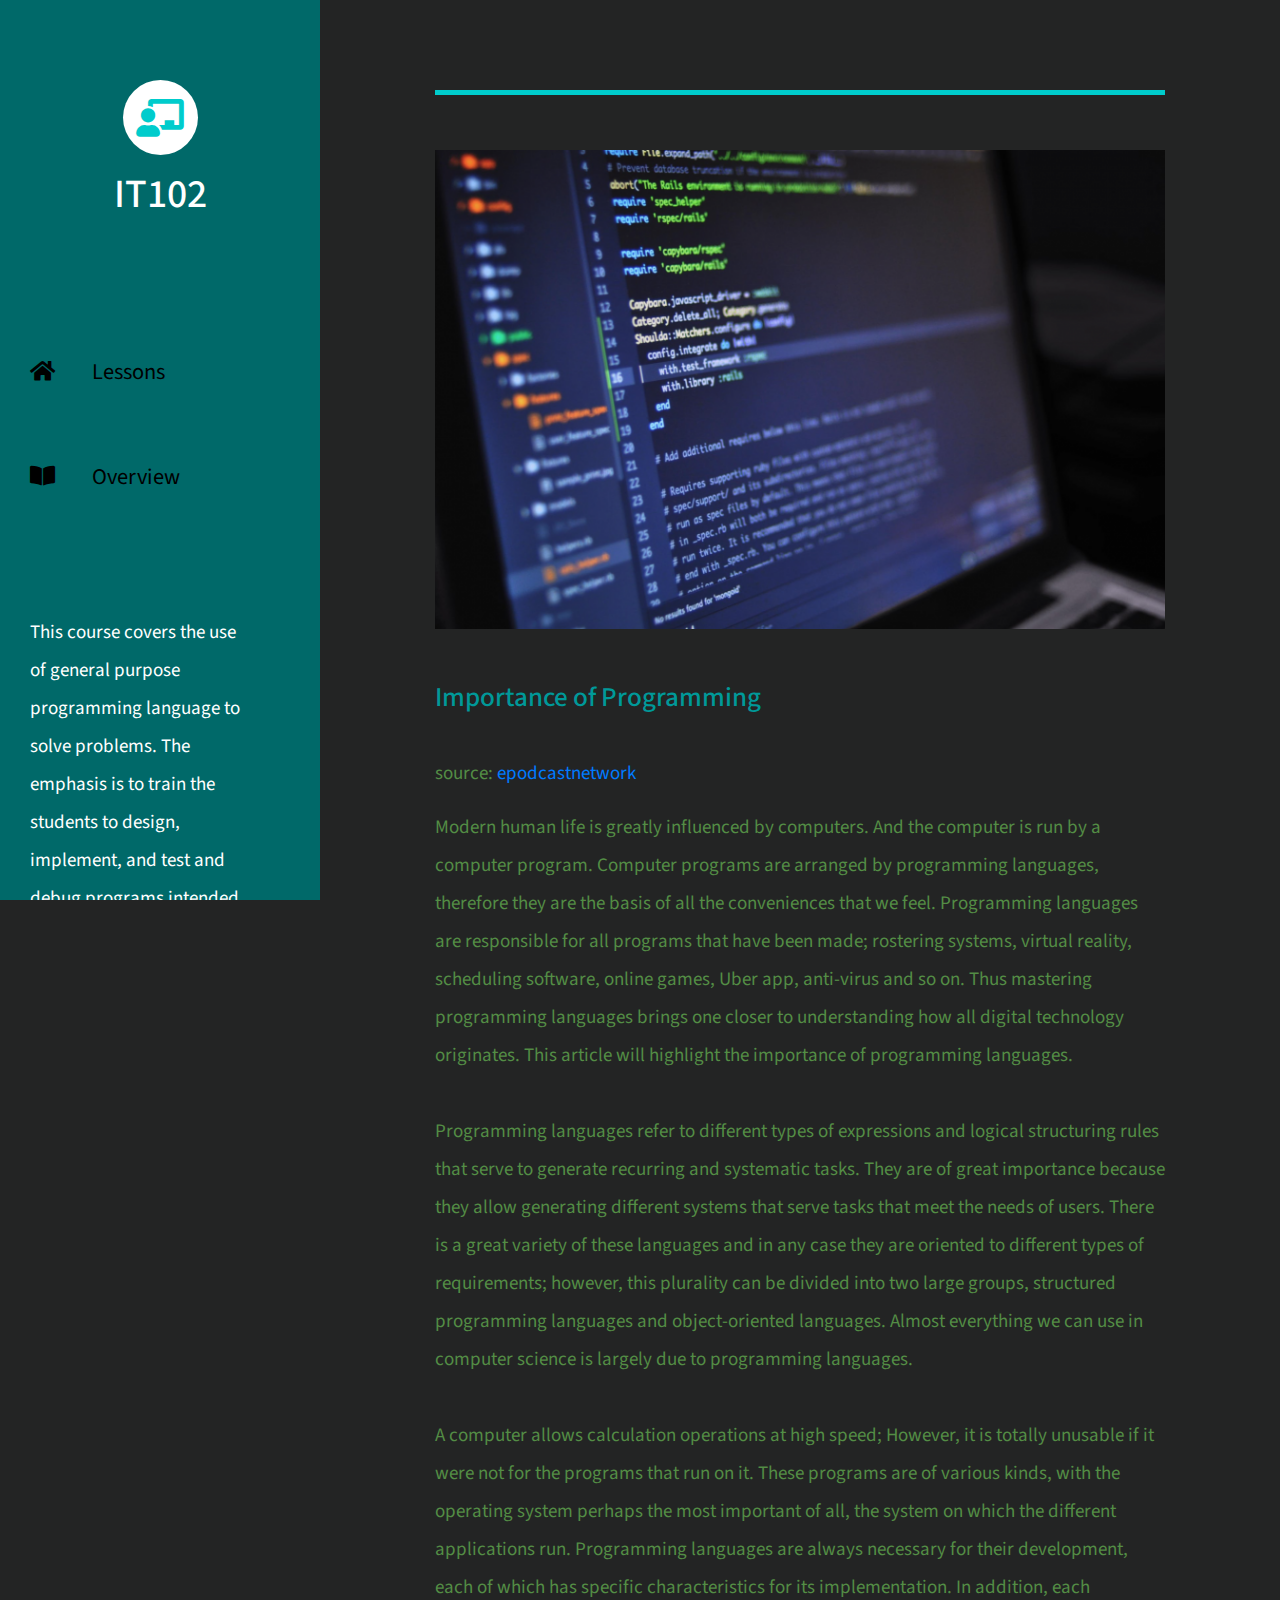
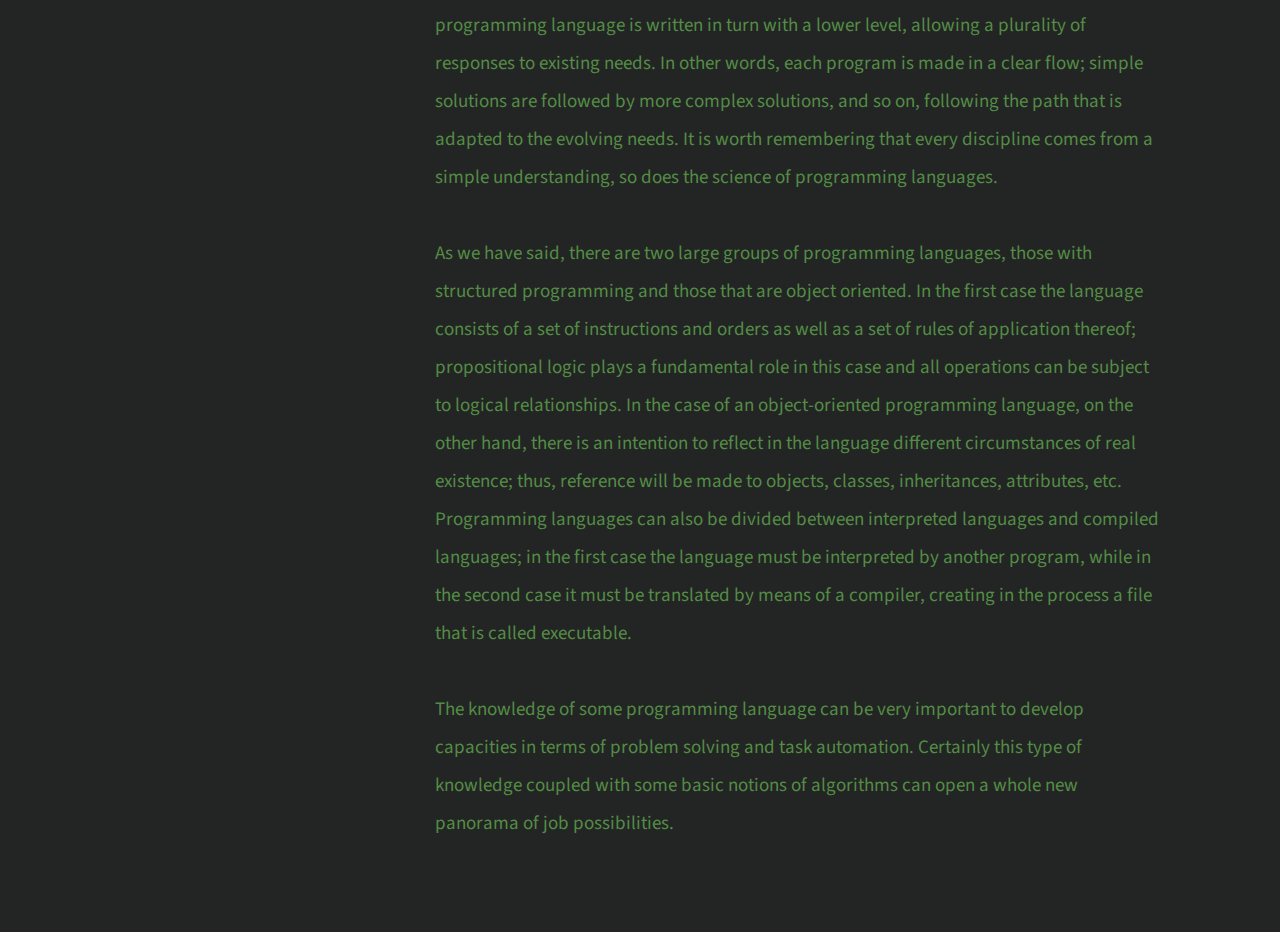
<file: course-lesson3.html>
<!DOCTYPE html>
<html lang="en">

<head>
    <meta charset="UTF-8">
    <meta name="viewport" content="width=device-width, initial-scale=1.0">
    <title>Computer Programming 1</title>
    <link rel="stylesheet" href="fontawesome/css/all.min.css"> <!-- https://fontawesome.com/ -->
    <link href="https://fonts.googleapis.com/css2?family=Source+Sans+Pro&display=swap" rel="stylesheet">
    <!-- https://fonts.google.com/ -->
    <link href="css/bootstrap.min.css" rel="stylesheet">
    <link href="css/templatemo-xtra-blog.css" rel="stylesheet">

</head>

<body>
    <header class="tm-header" id="tm-header">
        <div class="tm-header-wrapper">
            <button class="navbar-toggler" type="button" aria-label="Toggle navigation">
                <i class="fas fa-bars"></i>
            </button>
            <div class="tm-site-header">
                <div class="mb-3 mx-auto tm-site-logo"><i class="fas fa-chalkboard-teacher fa-2x"></i></div>
                <h1 class="text-center">IT102</h1>
            </div>
            <nav class="tm-nav" id="tm-nav">
                <ul>
                    <li class="tm-nav-item"><a href="index.html" class="tm-nav-link">
                            <i class="fas fa-home"></i>
                            Lessons
                        </a></li>
                    <li class="tm-nav-item"><a href="overview.html" class="tm-nav-link">
                            <i class="fas fa-book-open"></i>
                            Overview
                        </a></li>
                </ul>
            </nav>

            <p class="tm-mb-80 pr-5 text-white">
                This course covers the use of general purpose programming language to solve problems. The emphasis is to
                train the students to design,
                implement, and test and debug programs intended to solve computing problems using fundamental
                programming constructs.
                This will be introduces to students with no previous programming experience on how to plan and create
                well-structured programs using
                procedural programming paradigms.. </p>
        </div>
    </header>
    <div class="container-fluid">
        <main class="tm-main">
            <div class="row tm-row tm-mb-45">
                <div class="col-12">
                    <hr class="tm-hr-primary tm-mb-55">
                    <img src="img/programming1.png" width="100%" alt="Image" class="img-fluid">
                </div>
            </div>
            <div class="row tm-row tm-mb-40">
                <div class="col-12">
                    <div class="mb-4">
                        <h2 class="pt-2 tm-mb-40 tm-color-primary tm-post-title">Importance of Programming</h2>
                        <p>source: <a
                            href="https://epodcastnetwork.com/the-importance-of-programming-languages/">epodcastnetwork</a>
                    </p>
                        <p>
                            Modern human life is greatly influenced by computers. And the computer is run by a computer
                            program. Computer programs are arranged by programming languages, therefore they are the
                            basis of all the conveniences that we feel. Programming languages are responsible for all
                            programs that have been made; rostering systems, virtual reality, scheduling software,
                            online games, Uber app, anti-virus and so on. Thus mastering programming languages brings
                            one closer to understanding how all digital technology originates. This article will
                            highlight the importance of programming languages.
                            <Br><br>
                            Programming languages ​​refer to different types of expressions and logical structuring
                            rules that serve to generate recurring and systematic tasks. They are of great importance
                            because they allow generating different systems that serve tasks that meet the needs of
                            users. There is a great variety of these languages ​​and in any case they are oriented to
                            different types of requirements; however, this plurality can be divided into two large
                            groups, structured programming languages ​​and object-oriented languages. Almost everything
                            we can use in computer science is largely due to programming languages.
                            <Br><br>
                            A computer allows calculation operations at high speed; However, it is totally unusable if
                            it were not for the programs that run on it. These programs are of various kinds, with the
                            operating system perhaps the most important of all, the system on which the different
                            applications run. Programming languages ​​are always necessary for their development, each
                            of which has specific characteristics for its implementation. In addition, each programming
                            language is written in turn with a lower level, allowing a plurality of responses to
                            existing needs. In other words, each program is made in a clear flow; simple solutions are
                            followed by more complex solutions, and so on, following the path that is adapted to the
                            evolving needs. It is worth remembering that every discipline comes from a simple
                            understanding, so does the science of programming languages.
                            <Br><br>
                            As we have said, there are two large groups of programming languages, those with structured
                            programming and those that are object oriented. In the first case the language consists of a
                            set of instructions and orders as well as a set of rules of application thereof;
                            propositional logic plays a fundamental role in this case and all operations can be subject
                            to logical relationships. In the case of an object-oriented programming language, on the
                            other hand, there is an intention to reflect in the language different circumstances of real
                            existence; thus, reference will be made to objects, classes, inheritances, attributes, etc.
                            Programming languages ​​can also be divided between interpreted languages ​​and compiled
                            languages; in the first case the language must be interpreted by another program, while in
                            the second case it must be translated by means of a compiler, creating in the process a file
                            that is called executable.
                            <Br><br>
                            The knowledge of some programming language can be very important to develop capacities in
                            terms of problem solving and task automation. Certainly this type of knowledge coupled with
                            some basic notions of algorithms can open a whole new panorama of job possibilities.
                        </p>
                    </div>
                </div>
            </div>
        </main>
    </div>
    <script src="js/jquery.min.js"></script>
    <script src="js/templatemo-script.js"></script>
</body>

</html>
</file>
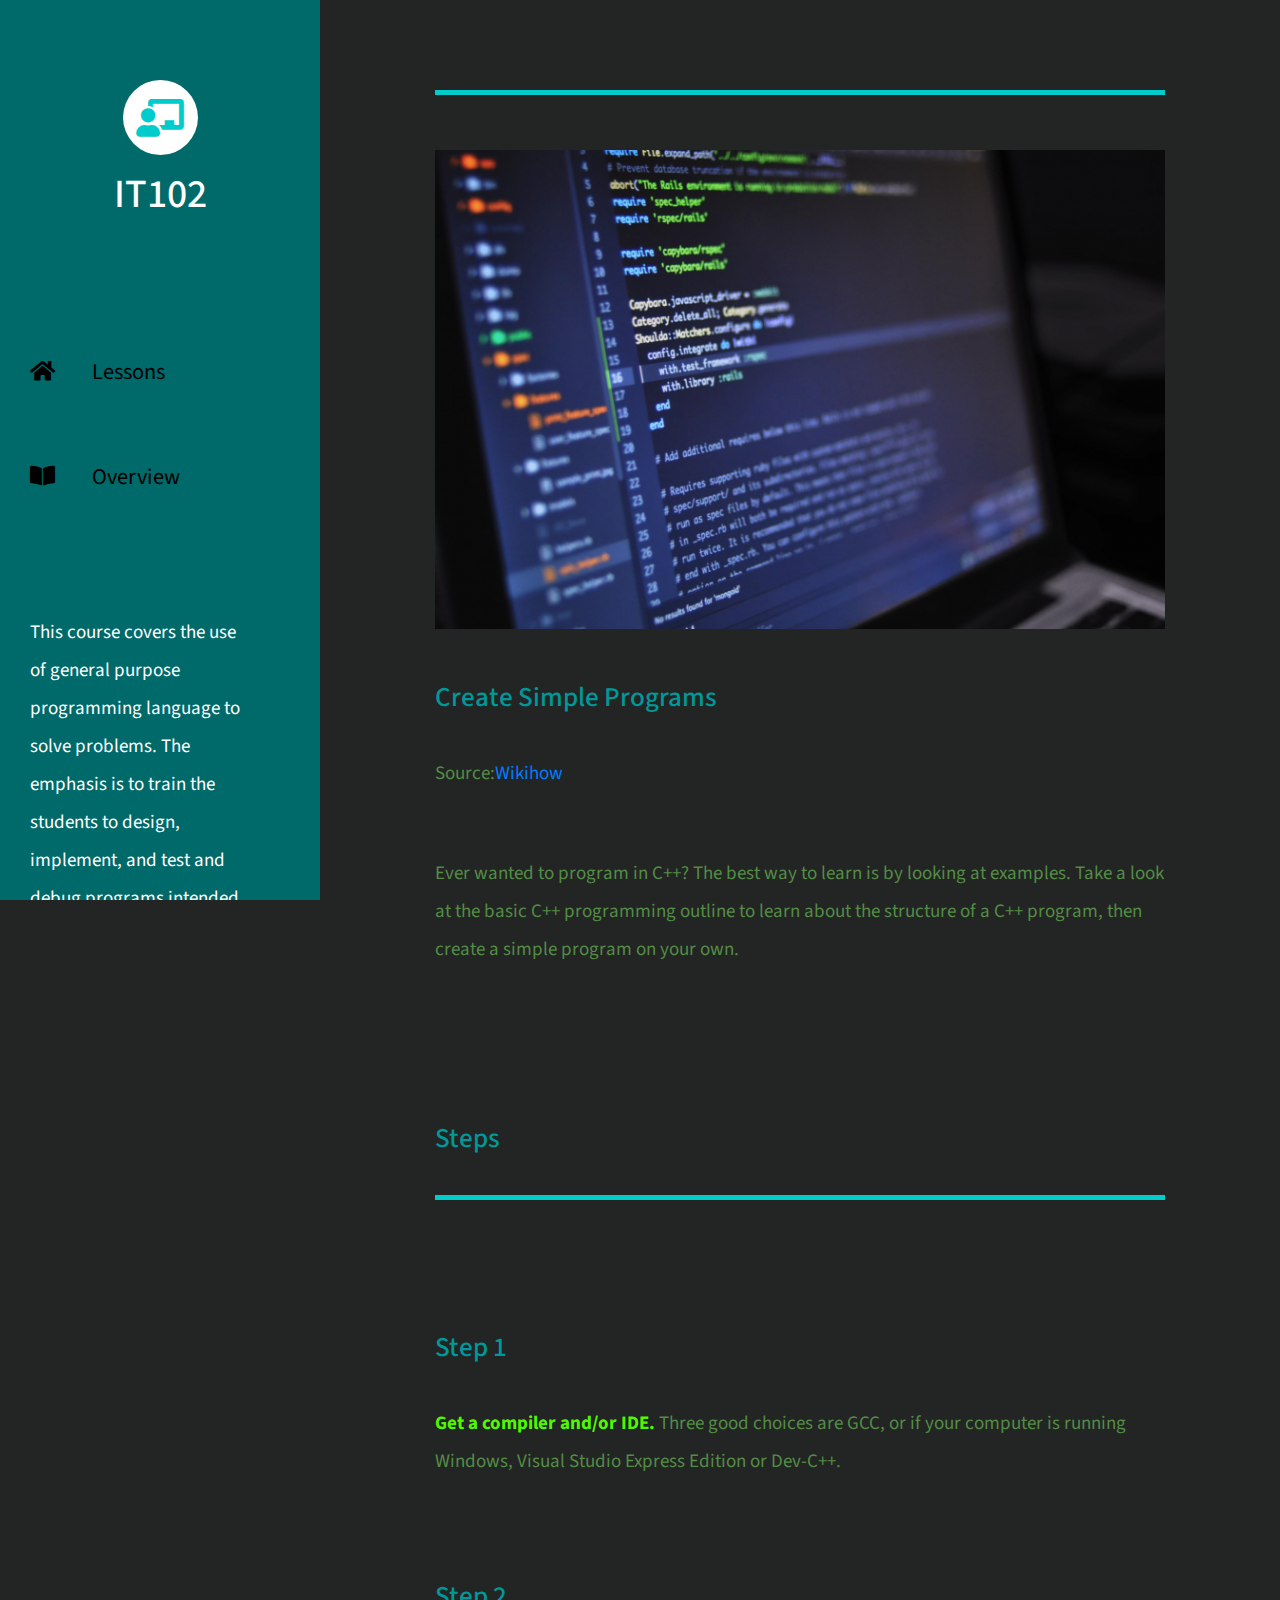
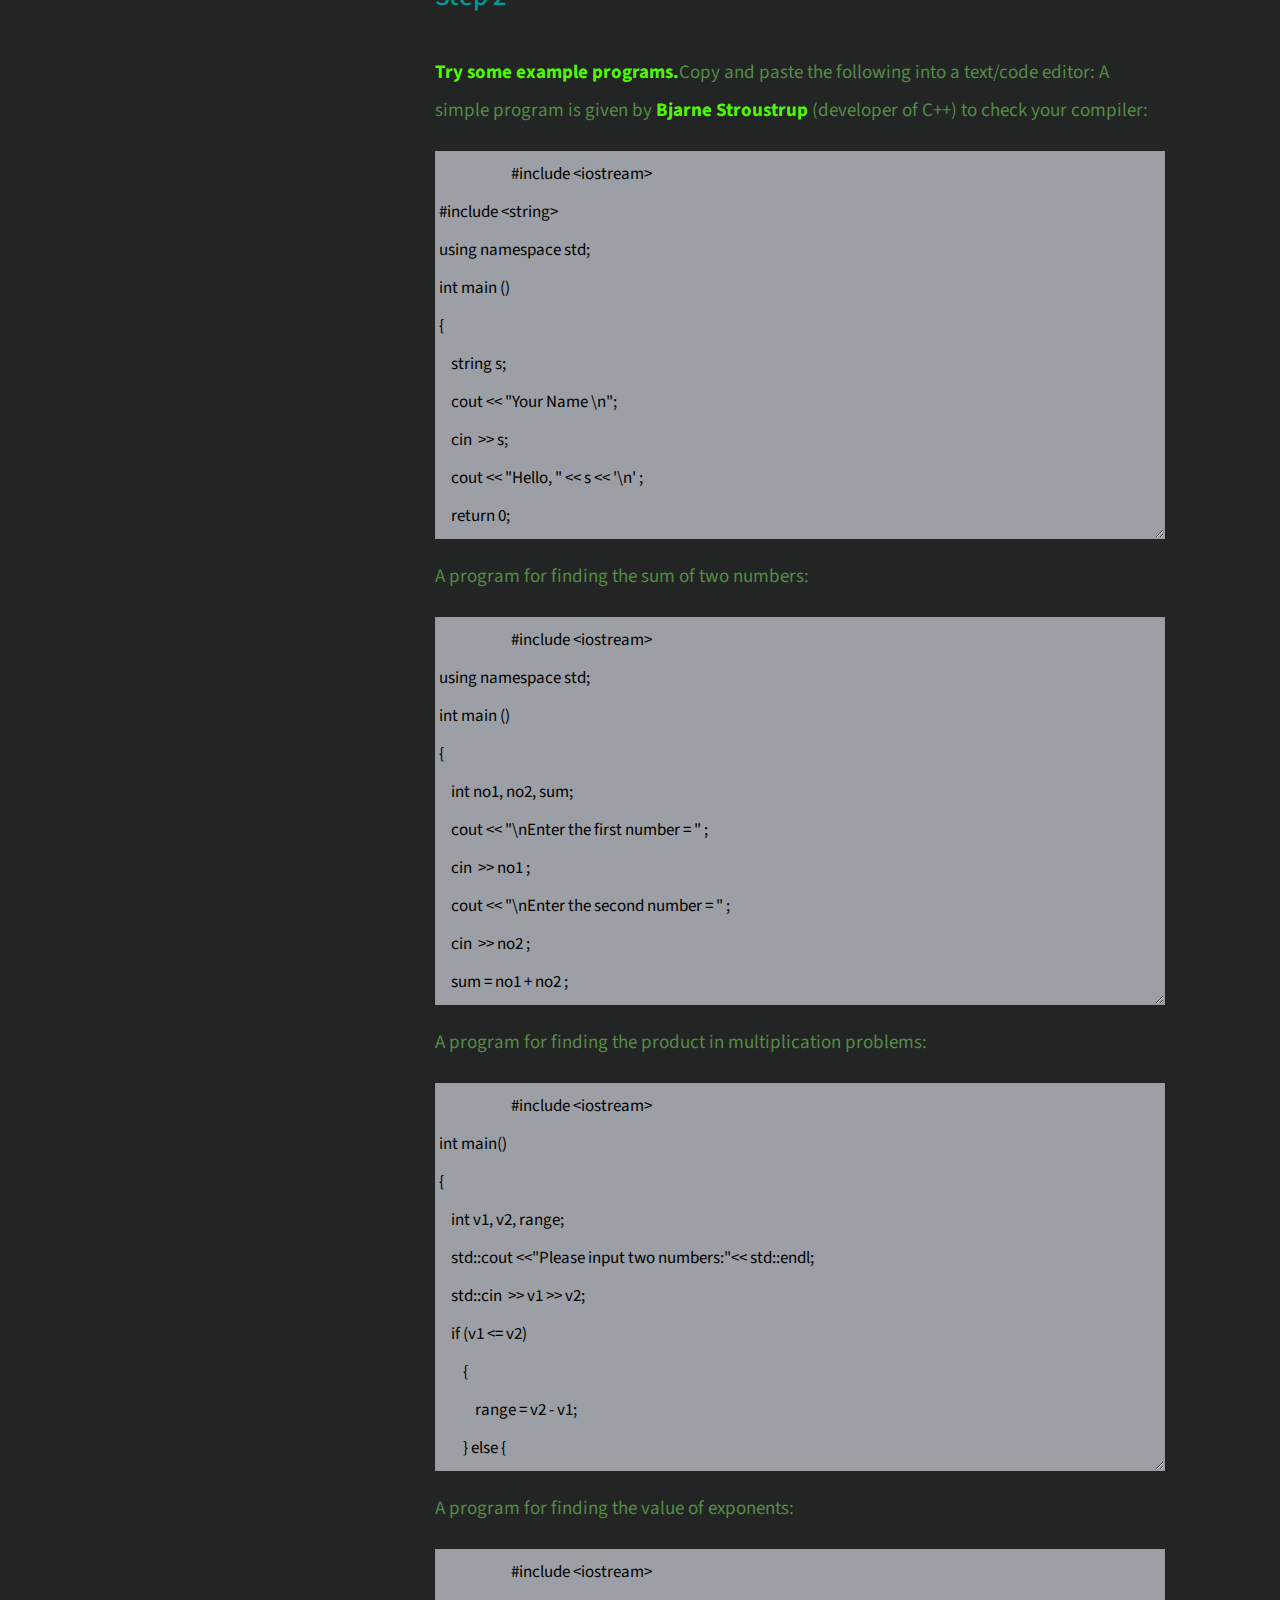
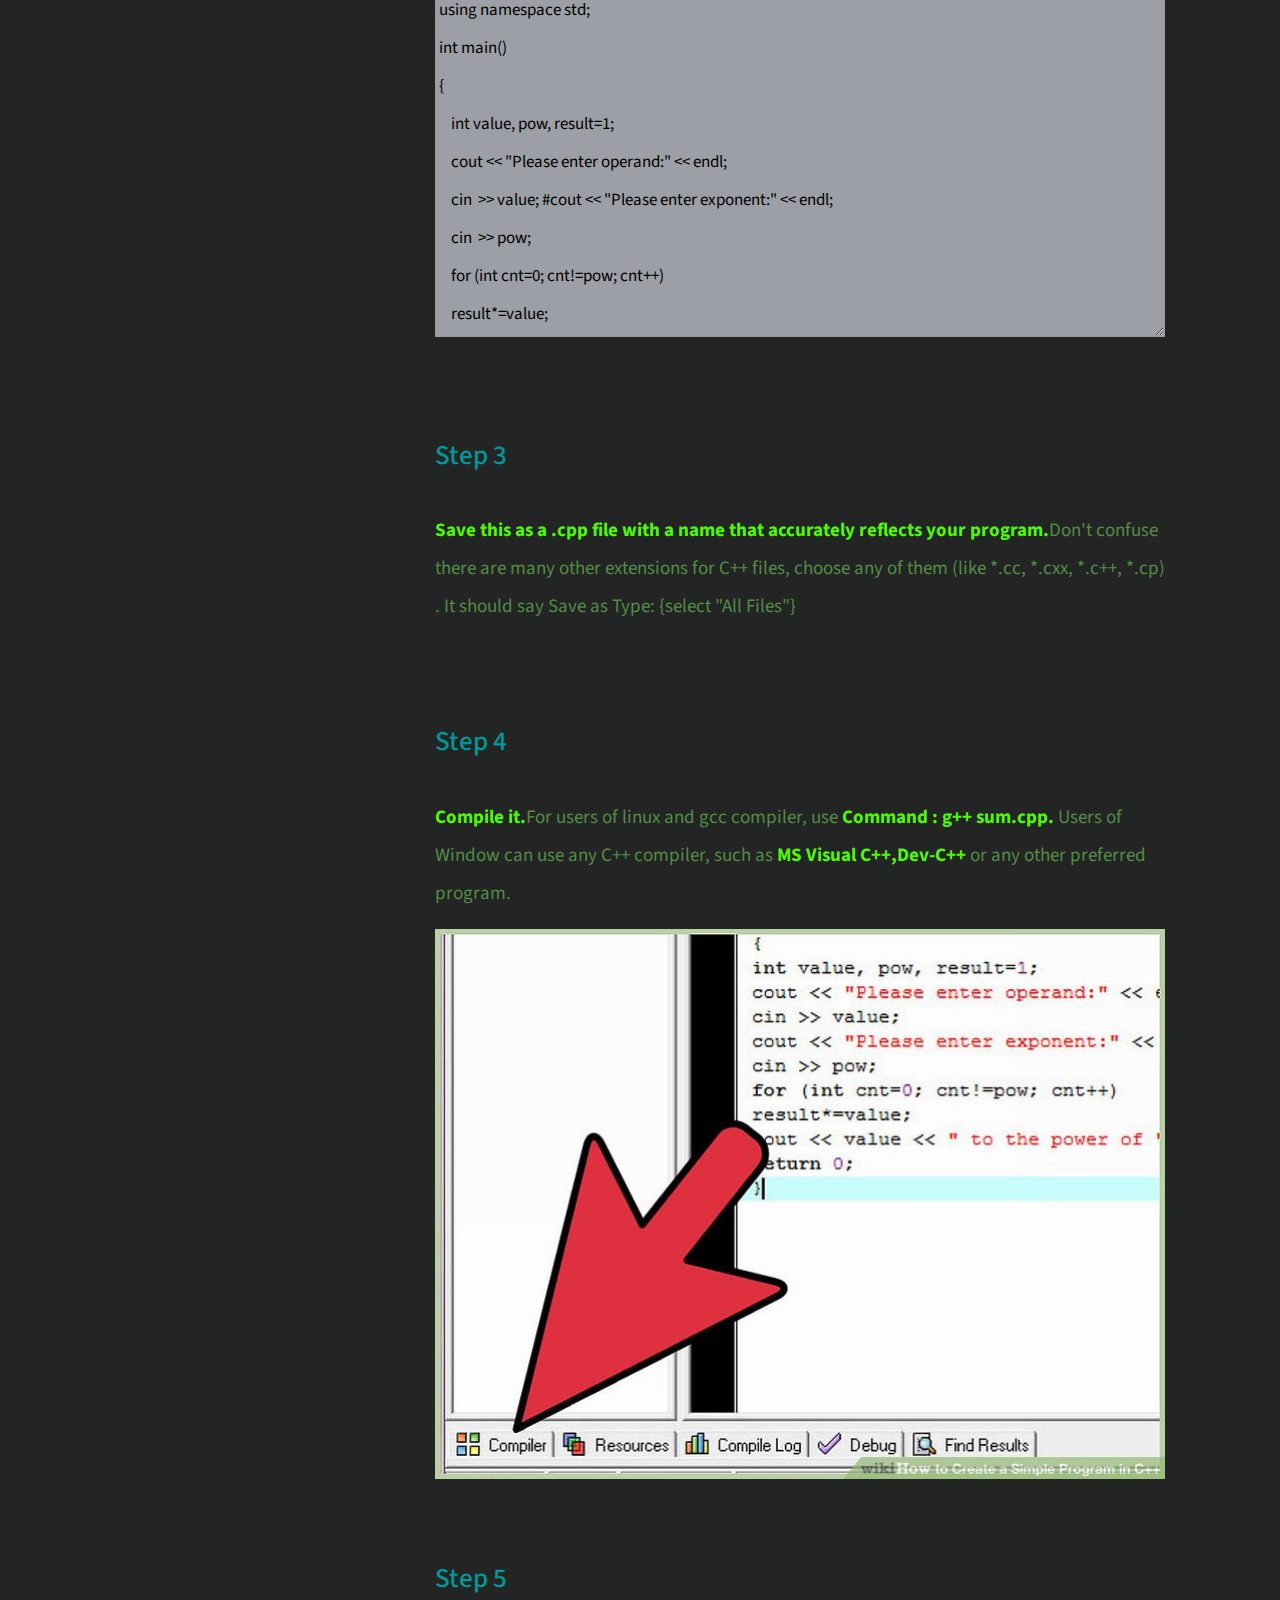
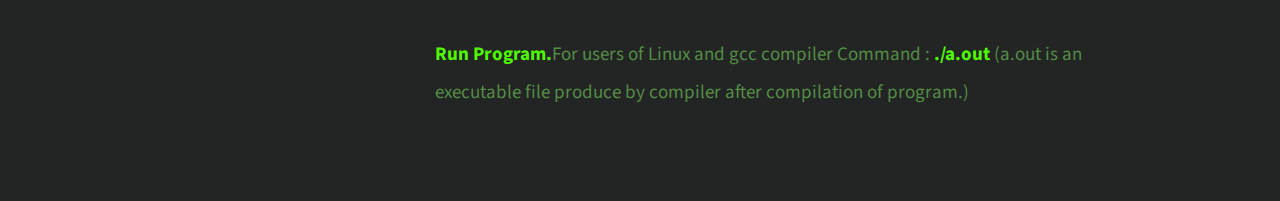
<file: course-lesson4.html>
<!DOCTYPE html>
<html lang="en">

<head>
    <meta charset="UTF-8">
    <meta name="viewport" content="width=device-width, initial-scale=1.0">
    <title>Computer Programming 1</title>
    <link rel="stylesheet" href="fontawesome/css/all.min.css"> <!-- https://fontawesome.com/ -->
    <link href="https://fonts.googleapis.com/css2?family=Source+Sans+Pro&display=swap" rel="stylesheet">
    <!-- https://fonts.google.com/ -->
    <link href="css/bootstrap.min.css" rel="stylesheet">
    <link href="css/templatemo-xtra-blog.css" rel="stylesheet">

</head>

<body>
    <header class="tm-header" id="tm-header">
        <div class="tm-header-wrapper">
            <button class="navbar-toggler" type="button" aria-label="Toggle navigation">
                <i class="fas fa-bars"></i>
            </button>
            <div class="tm-site-header">
                <div class="mb-3 mx-auto tm-site-logo"><i class="fas fa-chalkboard-teacher fa-2x"></i></div>
                <h1 class="text-center">IT102</h1>
            </div>
            <nav class="tm-nav" id="tm-nav">
                <ul>
                    <li class="tm-nav-item"><a href="index.html" class="tm-nav-link">
                            <i class="fas fa-home"></i>
                            Lessons
                        </a></li>
                    <li class="tm-nav-item"><a href="overview.html" class="tm-nav-link">
                            <i class="fas fa-book-open"></i>
                            Overview
                        </a></li>
                </ul>
            </nav>

            <p class="tm-mb-80 pr-5 text-white">
                This course covers the use of general purpose programming language to solve problems. The emphasis is to
                train the students to design,
                implement, and test and debug programs intended to solve computing problems using fundamental
                programming constructs.
                This will be introduces to students with no previous programming experience on how to plan and create
                well-structured programs using
                procedural programming paradigms.. </p>
        </div>
    </header>
    <div class="container-fluid">
        <main class="tm-main">
            <div class="row tm-row tm-mb-45">
                <div class="col-12">
                    <hr class="tm-hr-primary tm-mb-55">
                    <img src="img/programming1.png" width="100%" alt="Image" class="img-fluid">
                </div>
            </div>
            <div class="row tm-row tm-mb-40">
                <div class="col-12">
                    <div class="mb-4">
                        <h2 class="pt-2 tm-mb-40 tm-color-primary tm-post-title">Create Simple Programs</h2>
                        <p>Source:<a href="https://www.wikihow.com/Create-a-Simple-Program-in-C%2B%2B">Wikihow</a></p>
                        <p class="tm-pt-30">
                            <p>
                                Ever wanted to program in C++? The best way to learn is by looking at examples. Take a
                                look at the basic C++ programming outline to learn about the structure of a C++ program,
                                then create a simple program on your own.
                            </p><br><br><br>

                        </p>

                        <h1 class="pt-2 tm-mb-40 tm-color-primary tm-post-title">Steps</h1>
                        <hr class="tm-hr-primary">
                        <br><br><br>
                        <h3 class="pt-2 tm-mb-40 tm-color-primary tm-post-title">Step 1</h3>
                        <p><b style="color:rgba(81, 255, 0, 0.979);">Get a compiler and/or IDE.</b> Three good choices
                            are
                            GCC, or if your computer is running Windows, Visual Studio Express Edition or Dev-C++.</p>
                        <br><br>

                        <h3 class="pt-2 tm-mb-40 tm-color-primary tm-post-title">Step 2</h3>
                        <p><b style="color:rgba(81, 255, 0, 0.979);">Try some example programs.</b>Copy and paste the
                            following into a text/code editor:
                            A simple program is given by <b style="color:rgba(81, 255, 0, 0.979);">Bjarne Stroustrup</b>
                            (developer of C++) to check your compiler:</p>

                        <textarea cols="2" rows="10" />
                        #include <iostream>
#include <string> 
using namespace std; 
int main () 
{
    string s;
    cout << "Your Name \n";
    cin  >> s;
    cout << "Hello, " << s << '\n' ;
    return 0;
}</textarea>

                        <p>A program for finding the sum of two numbers:</p>
                        <textarea cols="2" rows="10" />
                        #include <iostream>
using namespace std; 
int main () 
{
    int no1, no2, sum; 
    cout << "\nEnter the first number = " ; 
    cin  >> no1 ;
    cout << "\nEnter the second number = " ;
    cin  >> no2 ; 
    sum = no1 + no2 ;
    cout << "\nThe sum of "<< no1 <<" and "<< no2 <<" = "<< sum <<'\n' ;
    return 0 ;
}</textarea>

                        <p>A program for finding the product in multiplication problems:</p>
                        <textarea cols="2" rows="10" />
                        #include <iostream>
int main()
{
    int v1, v2, range;
    std::cout <<"Please input two numbers:"<< std::endl;
    std::cin  >> v1 >> v2;
    if (v1 <= v2)
        {
            range = v2 - v1;
        } else {
            range = v1 - v2;	
                }
        std::cout << "range = " << range << std::endl;
        return 0;
}</textarea>

                        <p>A program for finding the value of exponents:</p>
                        <textarea cols="2" rows="10" />
                        #include <iostream>
using namespace std;
int main()
{
    int value, pow, result=1;
    cout << "Please enter operand:" << endl;
    cin  >> value; #cout << "Please enter exponent:" << endl;
    cin  >> pow;
    for (int cnt=0; cnt!=pow; cnt++)
    result*=value;
    cout << value << " to the power of " << pow << " is: " << result << endl;
    return 0;
}</textarea><br><br><br>

                        <h3 class="pt-2 tm-mb-40 tm-color-primary tm-post-title">Step 3</h3>
                        <p><b style="color:rgba(81, 255, 0, 0.979);">Save this as a .cpp file with a name that
                                accurately reflects your program.</b>Don't confuse there are many other extensions for
                            C++ files, choose any of them (like *.cc, *.cxx, *.c++, *.cp) .
                            It should say Save as Type: {select "All Files"}</p><br><br>

                        <h3 class="pt-2 tm-mb-40 tm-color-primary tm-post-title">Step 4</h3>
                        <p><b style="color:rgba(81, 255, 0, 0.979);">Compile it.</b>For users of linux and gcc compiler,
                            use <b style="color:rgba(81, 255, 0, 0.979);">Command : g++ sum.cpp.</b> Users of Window can
                            use any C++ compiler, such as <b style="color:rgba(81, 255, 0, 0.979);">MS Visual
                                C++,Dev-C++</b> or any other preferred program.</p>

                        <img src="img/lesson4.jpg" alt="" width="100%"><br><br><br>

                        <h3 class="pt-2 tm-mb-40 tm-color-primary tm-post-title">Step 5</h3>
                        <p><b style="color:rgba(81, 255, 0, 0.979);">Run Program.</b>For users of Linux and gcc compiler
                            Command : <b style="color:rgba(81, 255, 0, 0.979);">./a.out</b> (a.out is an executable file produce by compiler after compilation of
                            program.)


                    </div>
                </div>
            </div>
        </main>
    </div>
    <script src="js/jquery.min.js"></script>
    <script src="js/templatemo-script.js"></script>
</body>

</html>
</file>
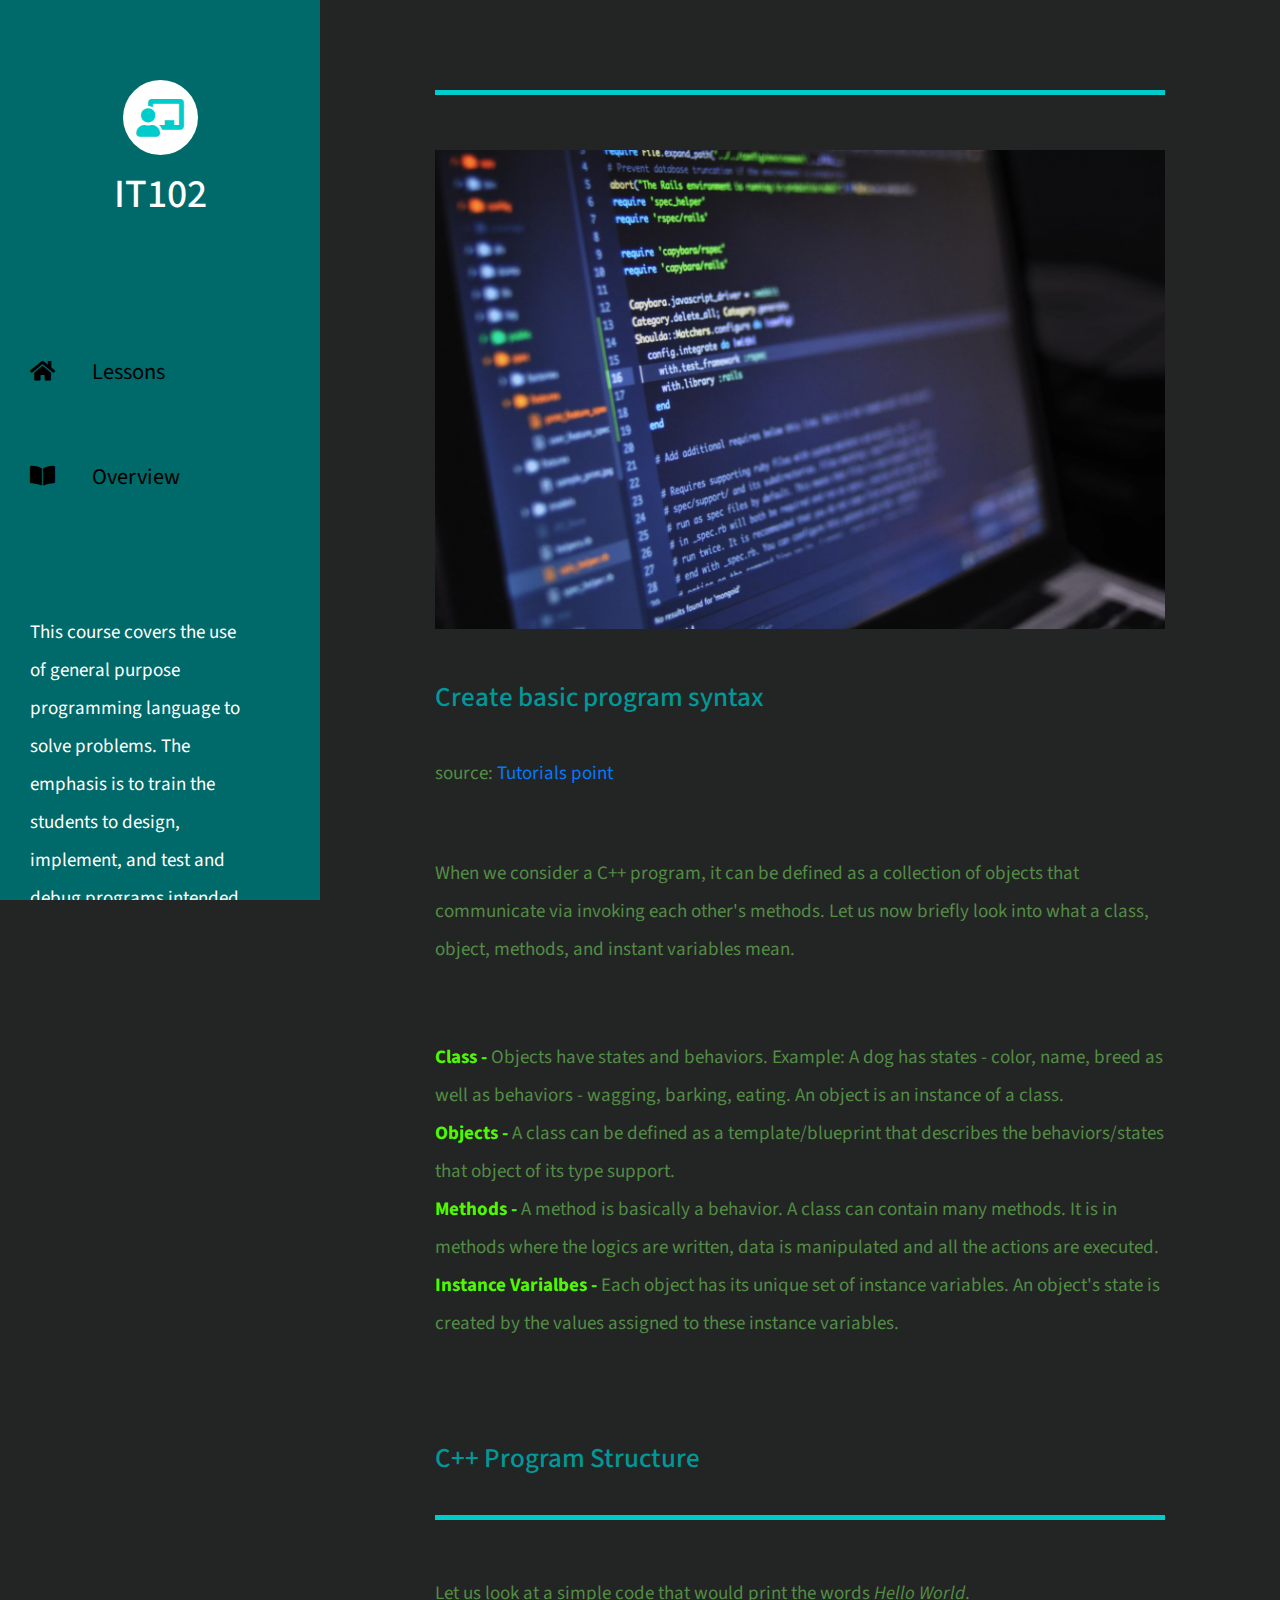
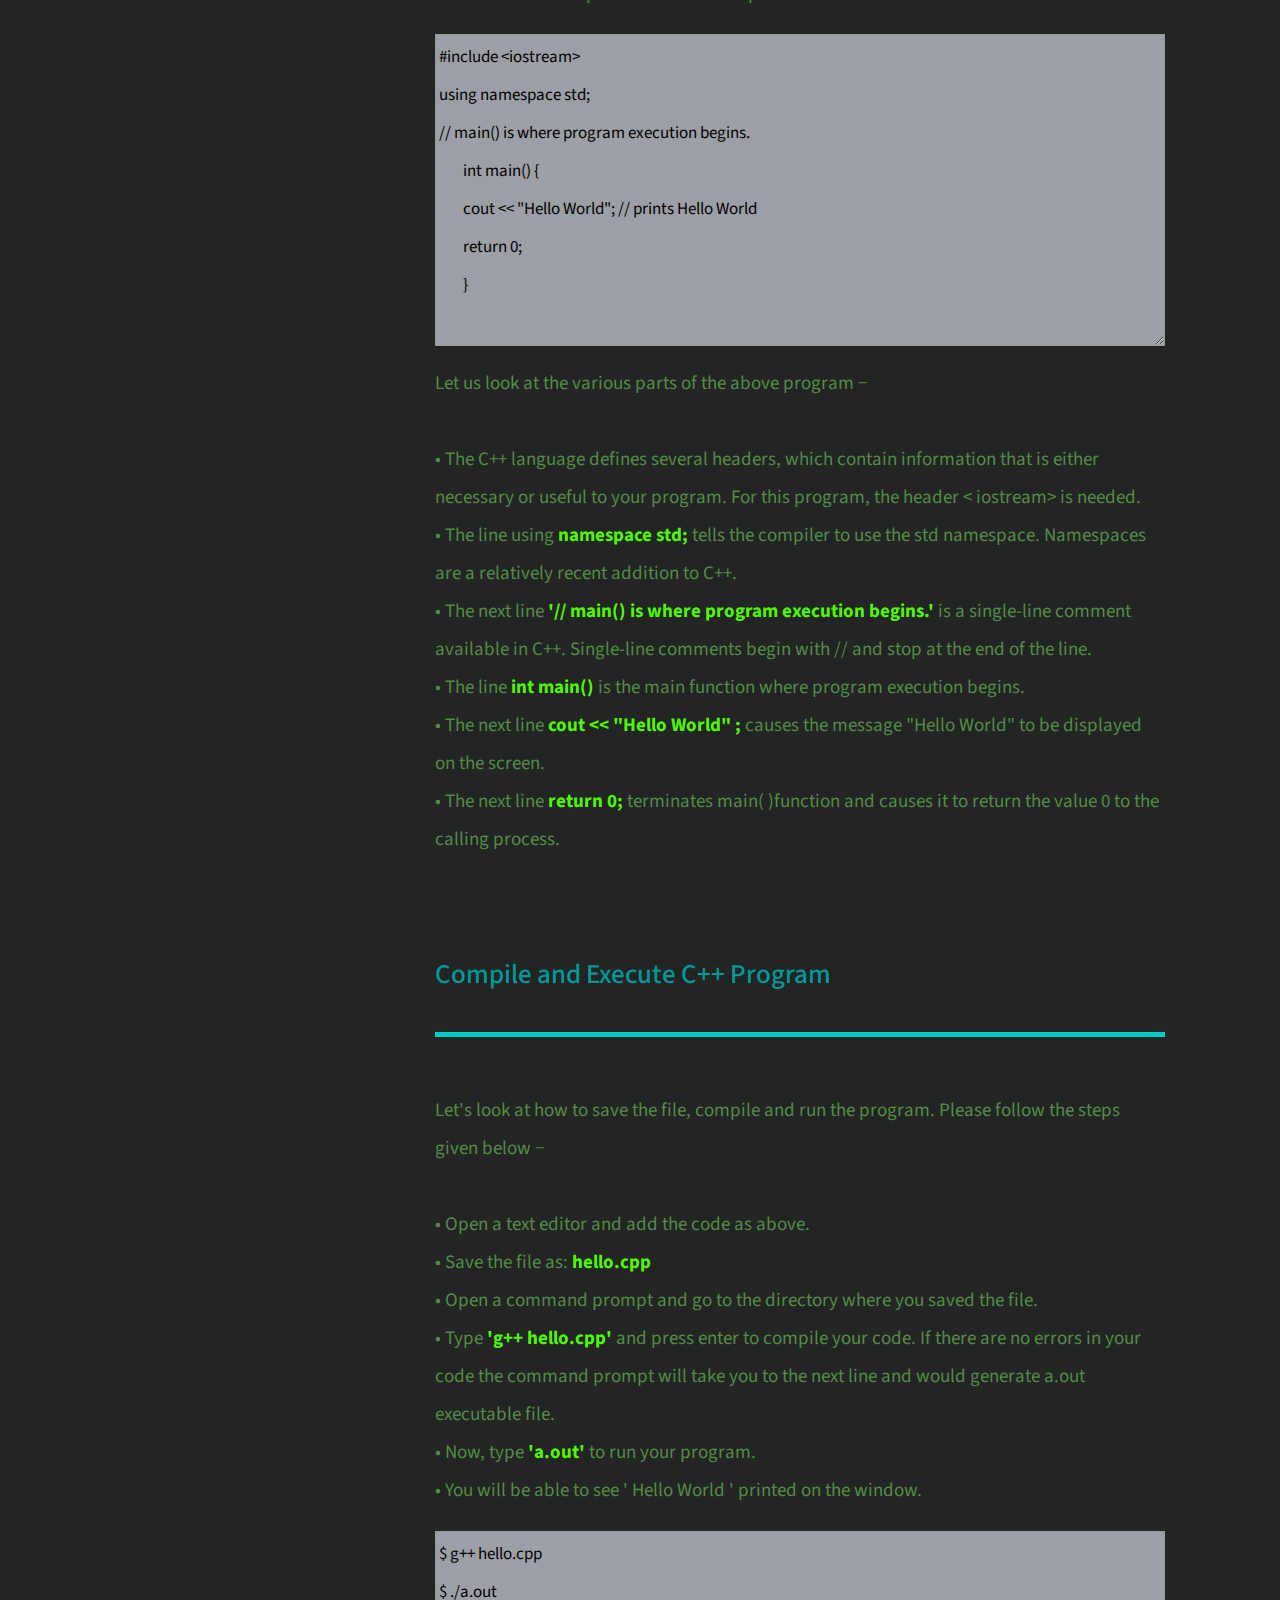
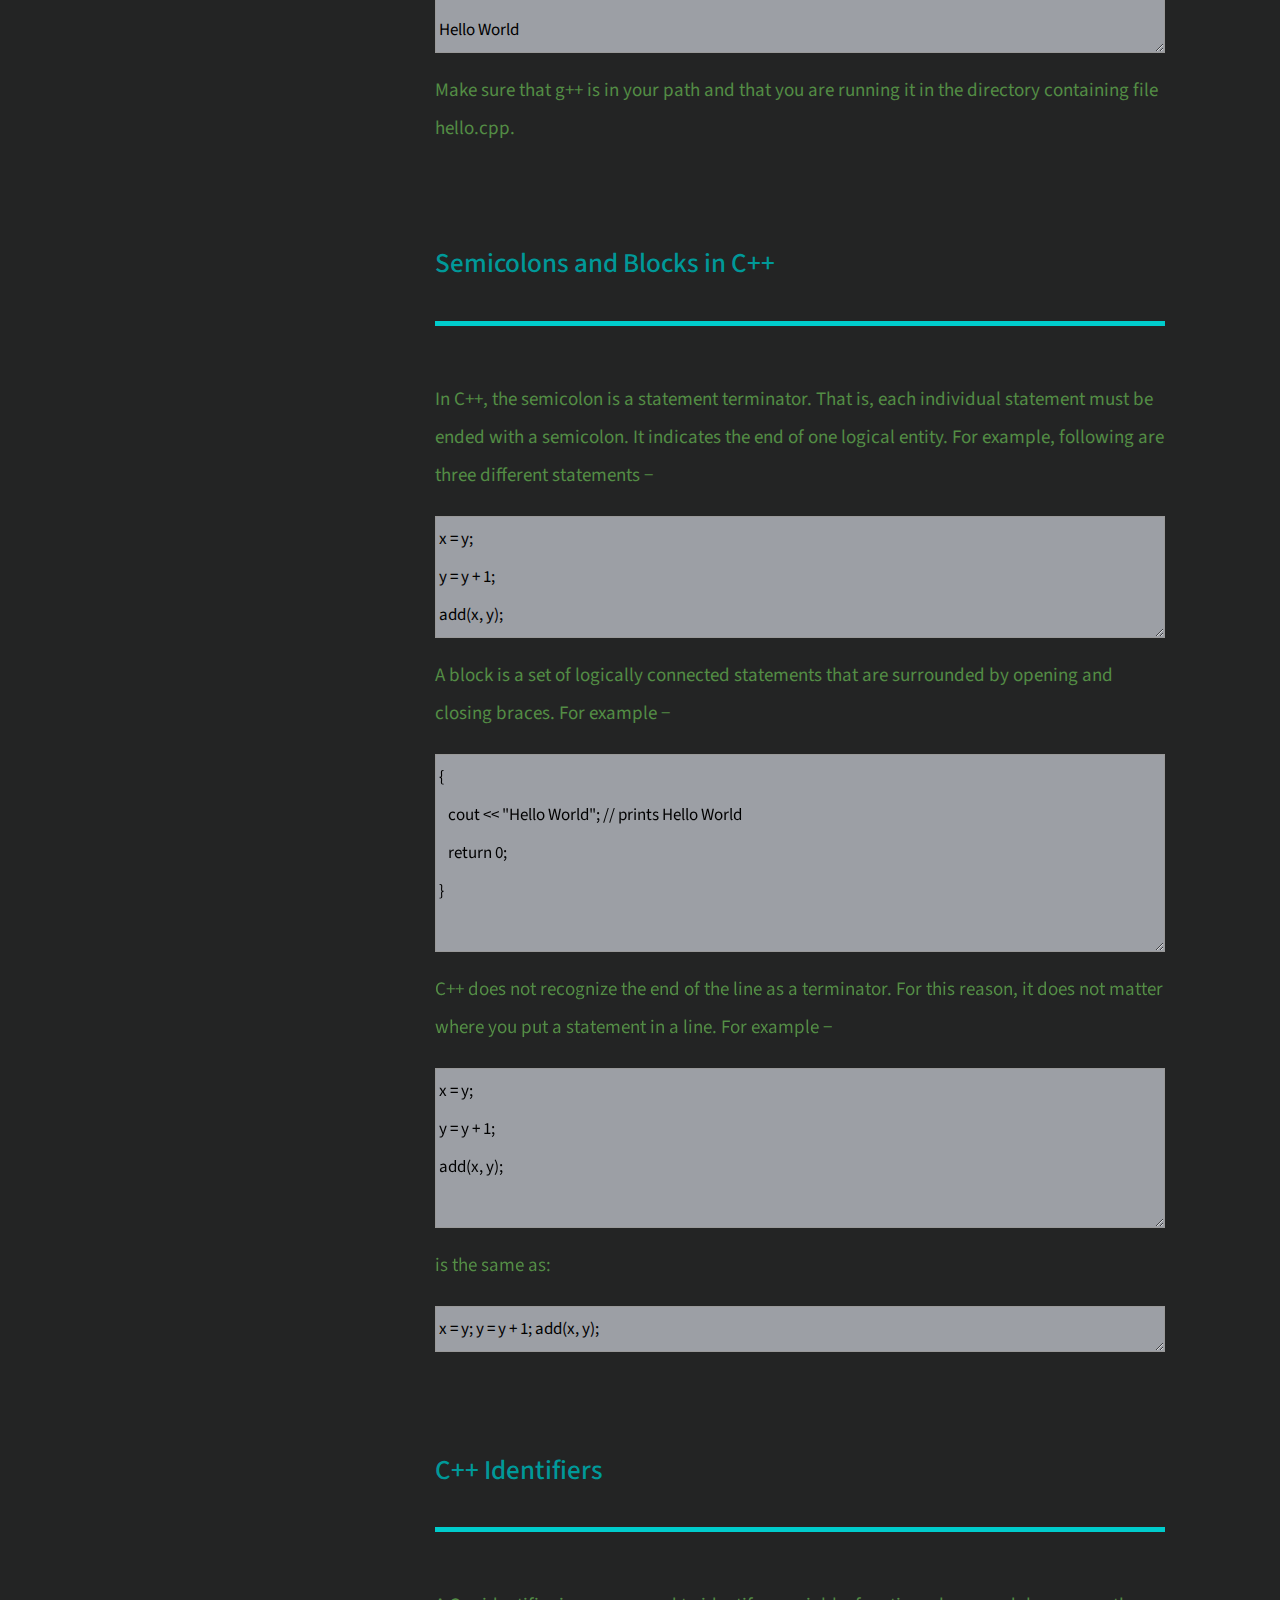
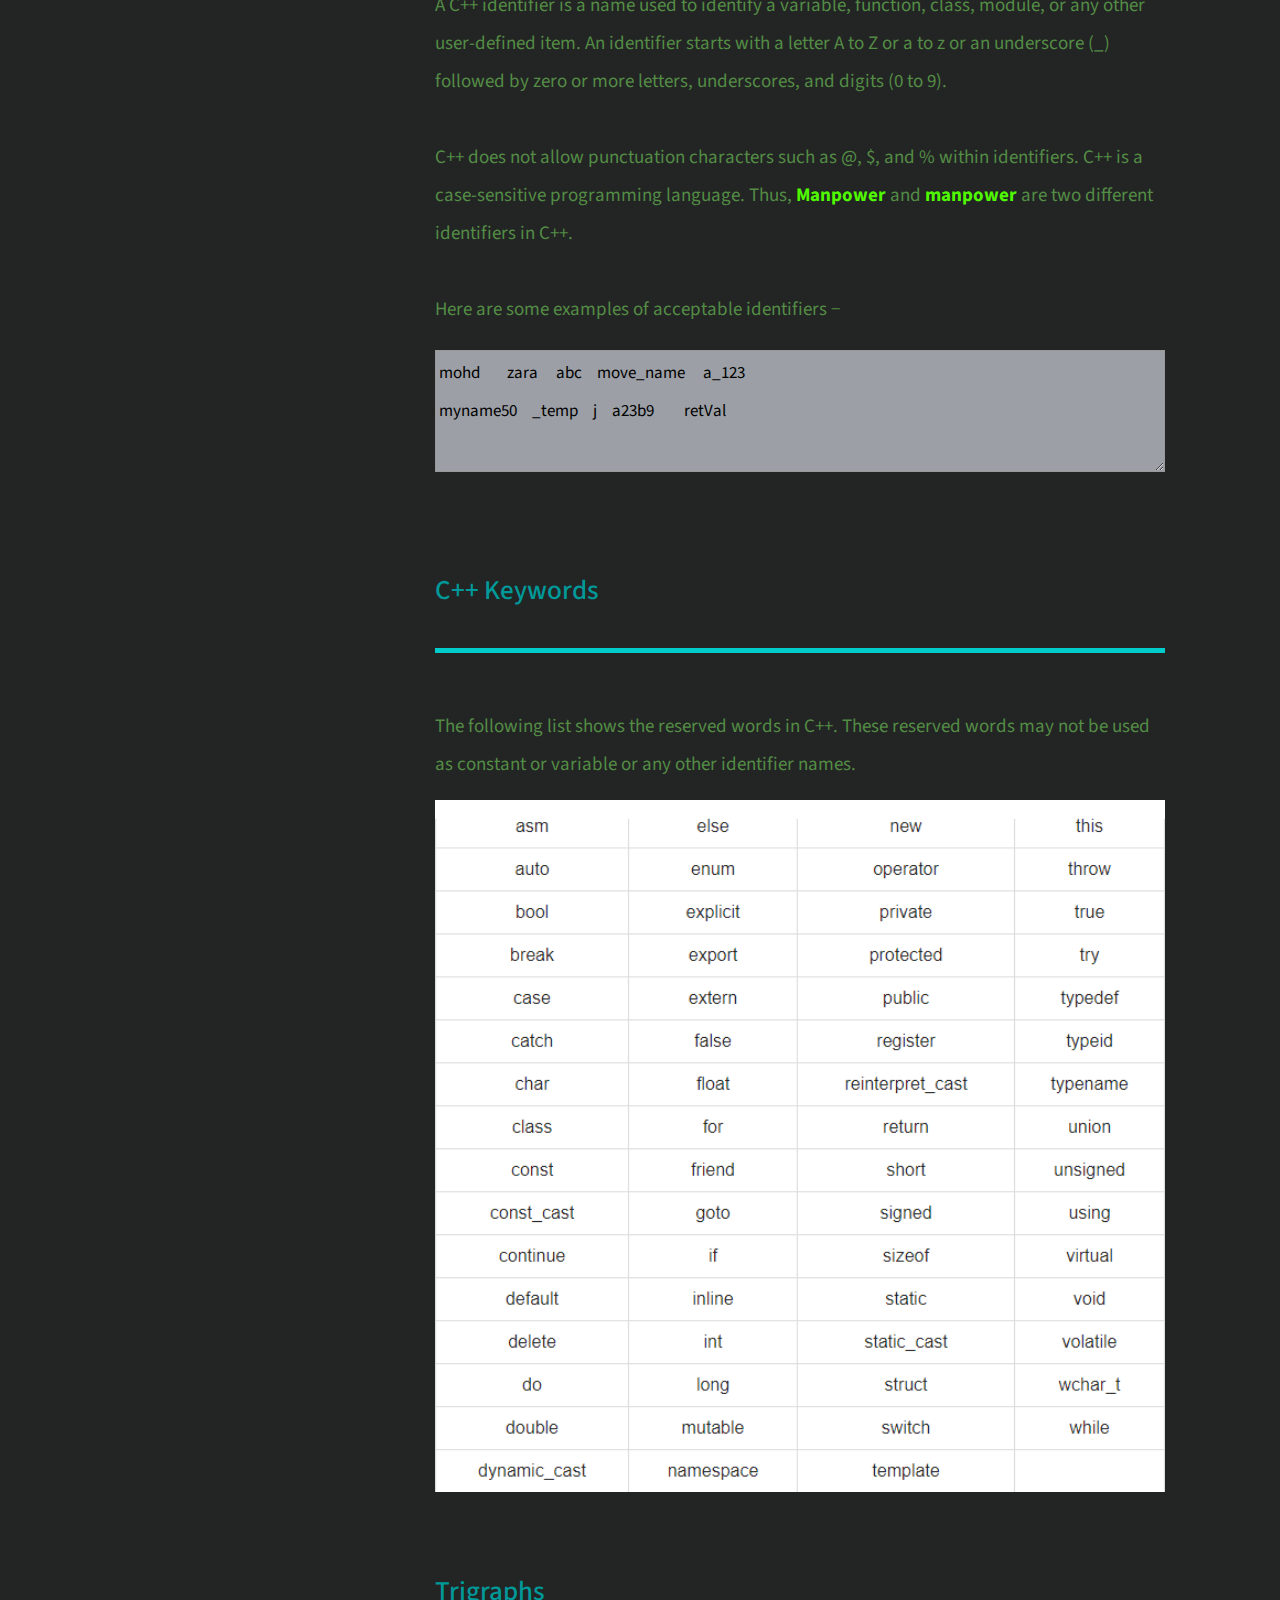
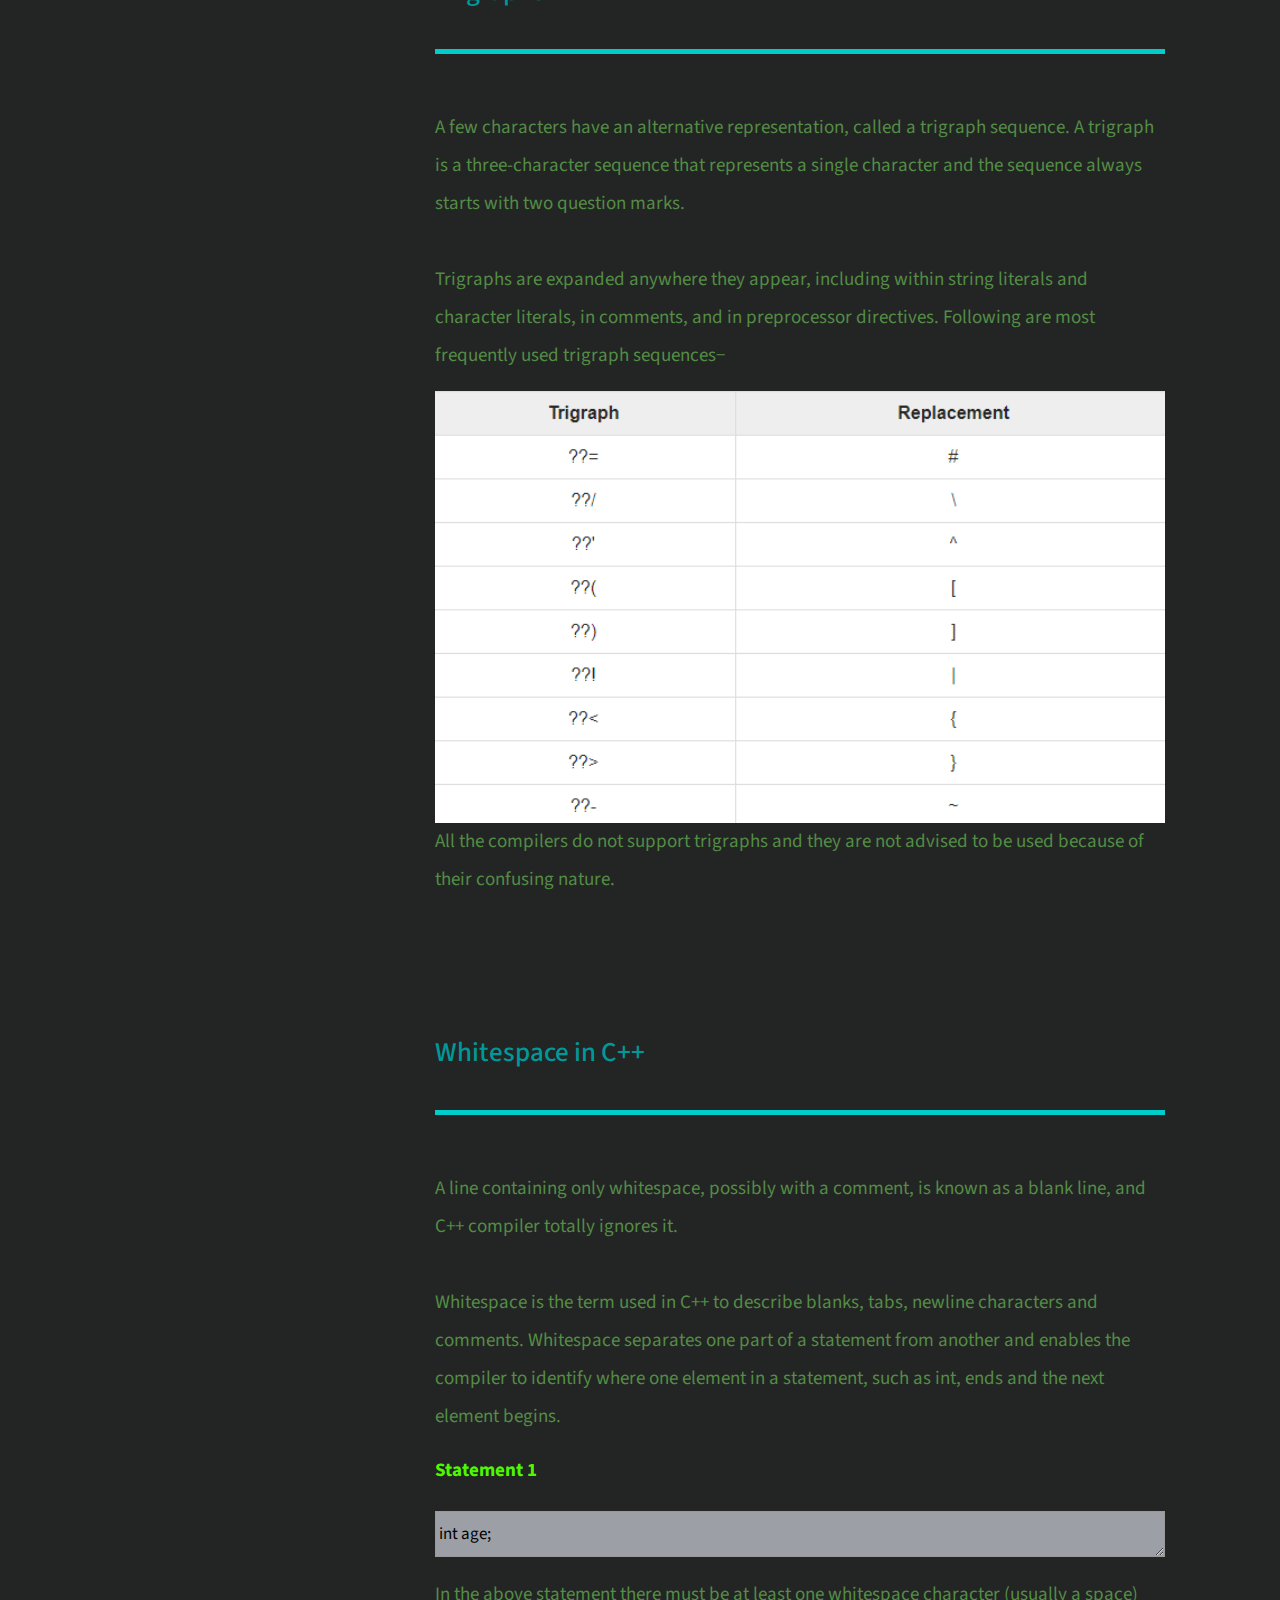
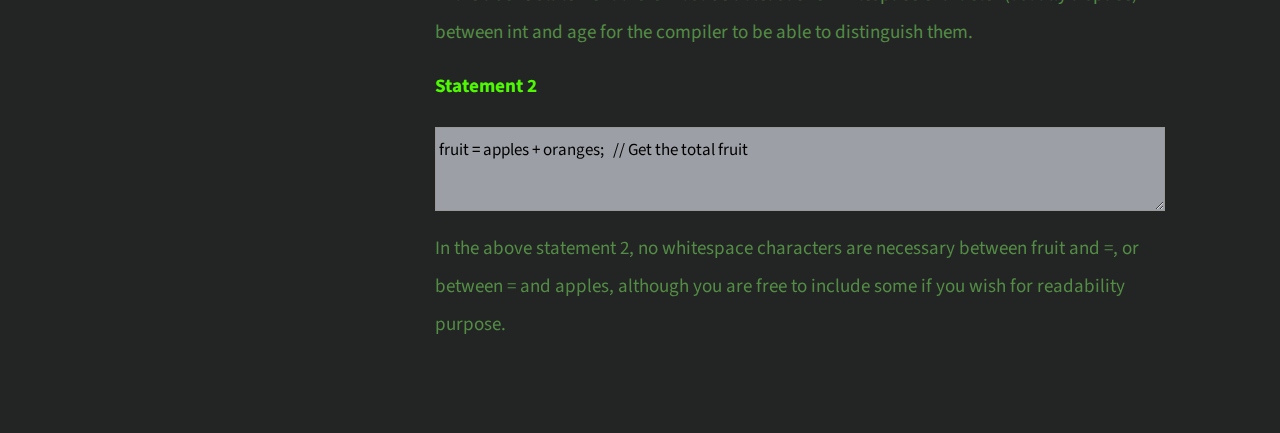
<file: course-lesson5.html>
<!DOCTYPE html>
<html lang="en">

<head>
    <meta charset="UTF-8">
    <meta name="viewport" content="width=device-width, initial-scale=1.0">
    <title>Computer Programming 1</title>
    <link rel="stylesheet" href="fontawesome/css/all.min.css"> <!-- https://fontawesome.com/ -->
    <link href="https://fonts.googleapis.com/css2?family=Source+Sans+Pro&display=swap" rel="stylesheet">
    <!-- https://fonts.google.com/ -->
    <link href="css/bootstrap.min.css" rel="stylesheet">
    <link href="css/templatemo-xtra-blog.css" rel="stylesheet">

</head>

<body>
    <header class="tm-header" id="tm-header">
        <div class="tm-header-wrapper">
            <button class="navbar-toggler" type="button" aria-label="Toggle navigation">
                <i class="fas fa-bars"></i>
            </button>
            <div class="tm-site-header">
                <div class="mb-3 mx-auto tm-site-logo"><i class="fas fa-chalkboard-teacher fa-2x"></i></div>
                <h1 class="text-center">IT102</h1>
            </div>
            <nav class="tm-nav" id="tm-nav">
                <ul>
                    <li class="tm-nav-item"><a href="index.html" class="tm-nav-link">
                            <i class="fas fa-home"></i>
                            Lessons
                        </a></li>
                    <li class="tm-nav-item"><a href="overview.html" class="tm-nav-link">
                            <i class="fas fa-book-open"></i>
                            Overview
                        </a></li>
                </ul>
            </nav>

            <p class="tm-mb-80 pr-5 text-white">
                This course covers the use of general purpose programming language to solve problems. The emphasis is to
                train the students to design,
                implement, and test and debug programs intended to solve computing problems using fundamental
                programming constructs.
                This will be introduces to students with no previous programming experience on how to plan and create
                well-structured programs using
                procedural programming paradigms.. </p>
        </div>
    </header>
    <div class="container-fluid">
        <main class="tm-main">
            <div class="row tm-row tm-mb-45">
                <div class="col-12">
                    <hr class="tm-hr-primary tm-mb-55">
                    <img src="img/programming1.png" width="100%" alt="Image" class="img-fluid">
                </div>
            </div>
            <div class="row tm-row tm-mb-40">
                <div class="col-12">
                    <div class="mb-4">
                        <h2 class="pt-2 tm-mb-40 tm-color-primary tm-post-title">Create basic program syntax</h2>
                        <p>source: <a href="https://www.tutorialspoint.com/cplusplus/cpp_basic_syntax.htm">Tutorials
                                point</a></p>
                        <p class="tm-pt-30">
                            <p>
                                When we consider a C++ program, it can be defined as a collection of objects that
                                communicate via invoking each other's methods. Let us now briefly look into what a
                                class, object, methods, and instant variables mean.
                            </p><br>

                        </p>
                        <p> <b style="color:rgba(81, 255, 0, 0.979);">Class -</b> Objects have states and behaviors.
                            Example: A dog has states - color, name, breed as well as behaviors - wagging, barking,
                            eating. An object is an instance of a class.<br>
                            <b style="color:rgba(81, 255, 0, 0.979);">Objects -</b> A class can be defined as a
                            template/blueprint that describes the behaviors/states that object of its type support.<br>
                            <b style="color:rgba(81, 255, 0, 0.979);">Methods - </b> A method is basically a behavior. A
                            class can contain many methods. It is in methods where the logics are written, data is
                            manipulated and all the actions are executed.<br>
                            <b style="color:rgba(81, 255, 0, 0.979);">Instance Varialbes -</b> Each object has its
                            unique set of instance variables. An object's state is created by the values assigned to
                            these instance variables.<br>
                        </p><br><br>
                        <h2 class="pt-2 tm-mb-40 tm-color-primary tm-post-title">C++ Program Structure</h2>
                        <hr class="tm-hr-primary tm-mb-55">
                        <p>Let us look at a simple code that would print the words <i>Hello World</i>.</p>
                        <textarea cols="2" rows="8">
#include <iostream>
using namespace std;                 
// main() is where program execution begins.
        int main() {
        cout << "Hello World"; // prints Hello World
        return 0;
        }</textarea>

                        <p>Let us look at the various parts of the above program −<br><br>
                            • The C++ language defines several headers, which contain information that is either
                            necessary or useful to your program. For this program, the header < iostream> is
                                needed.<br>
                                • The line using <b style="color:rgba(81, 255, 0, 0.979);">namespace std;</b> tells the
                                compiler to use the std namespace. Namespaces
                                are a relatively recent addition to C++.<br>
                                • The next line <b style="color:rgba(81, 255, 0, 0.979);">'// main() is where program
                                    execution begins.'</b> is a single-line comment
                                available in C++. Single-line comments begin with // and stop at the end of the
                                line.<br>
                                • The line <b style="color:rgba(81, 255, 0, 0.979);">int main()</b> is the main function
                                where program execution begins.<br>
                                • The next line <b style="color:rgba(81, 255, 0, 0.979);">cout << "Hello World" ;</b>
                                        causes the message "Hello World" to be displayed on the screen.<br>
                                        • The next line <b style="color:rgba(81, 255, 0, 0.979);">return 0;</b>
                                        terminates main( )function and causes it to return the value 0 to the calling
                                        process. <br>
                        </p>
                        <br><br>
                        <h2 class="pt-2 tm-mb-40 tm-color-primary tm-post-title">Compile and Execute C++ Program</h2>
                        <hr class="tm-hr-primary tm-mb-55">
                        <p>Let's look at how to save the file, compile and run the program. Please follow the steps
                            given below −<br><br>
                            • Open a text editor and add the code as above.<br>
                            • Save the file as: <b>hello.cpp</b><br>
                            • Open a command prompt and go to the directory where you saved the file.<br>
                            • Type <b>'g++ hello.cpp'</b> and press enter to compile your code. If there are no errors
                            in your
                            code the command prompt will take you to the next line and would generate a.out executable
                            file.<br>
                            • Now, type <b>'a.out'</b> to run your program.<br>
                            • You will be able to see ' Hello World ' printed on the window.<br>
                        </p>
                        <textarea cols="2" rows="3.5">
$ g++ hello.cpp
$ ./a.out
Hello World
                        </textarea>
                        <p>Make sure that g++ is in your path and that you are running it in the directory containing
                            file hello.cpp.
                        </p>
                        <br><br>
                        <h2 class="pt-2 tm-mb-40 tm-color-primary tm-post-title">Semicolons and Blocks in C++</h2>
                        <hr class="tm-hr-primary tm-mb-55">
                        <p>In C++, the semicolon is a statement terminator. That is, each individual statement must be
                            ended with a semicolon. It indicates the end of one logical entity.
                            For example, following are three different statements −</p>
                        <textarea cols="2" rows="3.5">
x = y;
y = y + 1;
add(x, y);
                        </textarea>
                        <p>A block is a set of logically connected statements that are surrounded by opening and closing
                            braces. For example −</p>
                        <textarea cols="2" rows="5">
{
   cout << "Hello World"; // prints Hello World
   return 0;
}
                        </textarea>
                        <p>C++ does not recognize the end of the line as a terminator. For this reason, it does not
                            matter where you put a statement in a line. For example −</p>
                        <textarea cols="2" rows="4">
x = y;
y = y + 1;
add(x, y);
                        </textarea>
                        <p>is the same as:</p>
                        <textarea cols="2" rows="1">
x = y; y = y + 1; add(x, y);
                        </textarea><br><br><br>

                        <h2 class="pt-2 tm-mb-40 tm-color-primary tm-post-title">C++ Identifiers</h2>
                        <hr class="tm-hr-primary tm-mb-55">
                        <p>A C++ identifier is a name used to identify a variable, function, class, module, or any other
                            user-defined item. An identifier starts with a letter A to Z or a to z or an underscore (_)
                            followed by zero or more letters, underscores, and digits (0 to 9).<br><br>

                            C++ does not allow punctuation characters such as @, $, and % within identifiers. C++ is a
                            case-sensitive programming language. Thus, <b>Manpower</b> and <b>manpower</b> are two
                            different
                            identifiers in C++.<br><br>

                            Here are some examples of acceptable identifiers −
                        </p>
                        <textarea cols="2" rows="3">
mohd         zara      abc     move_name      a_123
myname50     _temp     j     a23b9          retVal
                        </textarea><br><br><br>

                        <h2 class="pt-2 tm-mb-40 tm-color-primary tm-post-title">C++ Keywords</h2>
                        <hr class="tm-hr-primary tm-mb-55">
                        <p>The following list shows the reserved words in C++. These reserved words may not be used as
                            constant or variable or any other identifier names.</p>

                        <img src="img/lesson5.png" width="100%" draggable="false"><br><br><br>

                        <h2 class="pt-2 tm-mb-40 tm-color-primary tm-post-title">Trigraphs</h2>
                        <hr class="tm-hr-primary tm-mb-55">
                        <p>A few characters have an alternative representation, called a trigraph sequence. A trigraph
                            is a three-character sequence that represents a single character and the sequence always
                            starts with two question marks.<br><br>

                            Trigraphs are expanded anywhere they appear, including within string literals and character
                            literals, in comments, and in preprocessor directives.
                            Following are most frequently used trigraph sequences−</p>
                        <img src="img/lesson6.png" width="100%" draggable="false">
                        <p>All the compilers do not support trigraphs and they are not advised to be used because of
                            their confusing nature.</p>
                        <br><br><br>

                        <h2 class="pt-2 tm-mb-40 tm-color-primary tm-post-title">Whitespace in C++</h2>
                        <hr class="tm-hr-primary tm-mb-55">
                        <p>A line containing only whitespace, possibly with a comment, is known as a blank line, and C++
                            compiler totally ignores it.<br><br>
                            Whitespace is the term used in C++ to describe blanks, tabs, newline characters and
                            comments. Whitespace separates one part of a statement from another and enables the compiler
                            to identify where one element in a statement, such as int, ends and the next element begins.
                        </p>

                        <p><b>Statement 1</b></p>
                        <textarea cols="2" rows="1">
int age;
                        </textarea>
                        <p>In the above statement there must be at least one whitespace character (usually a space)
                            between int and age for the compiler to be able to distinguish them.</p>
                        <p><b>Statement 2</b></p>
                        <textarea cols="2" rows="2">
fruit = apples + oranges;   // Get the total fruit
                        </textarea>
                        <p>In the above statement 2, no whitespace characters are necessary between fruit and =, or
                            between = and apples, although you are free to include some if you wish for readability
                            purpose.</p>
                    </div>
                </div>
            </div>
        </main>
    </div>
    <script src="js/jquery.min.js"></script>
    <script src="js/templatemo-script.js"></script>
</body>

</html>
</file>
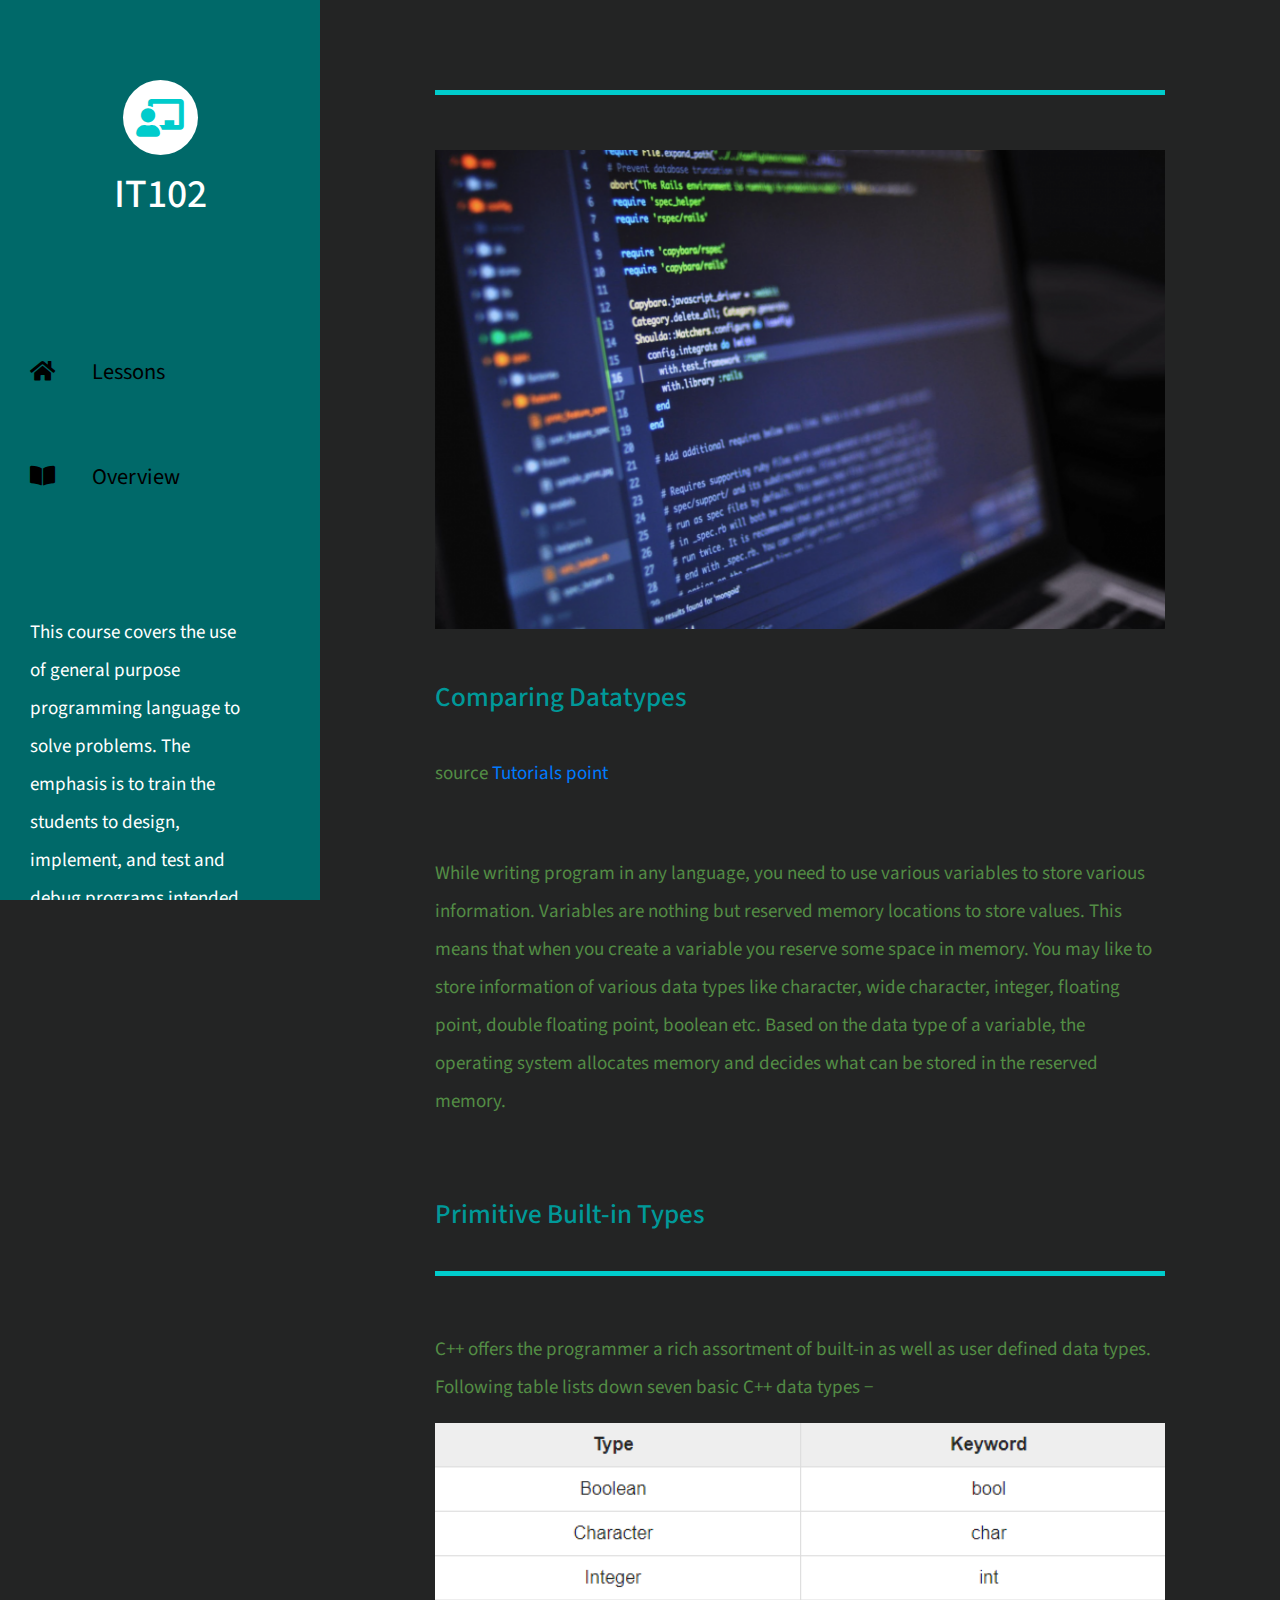
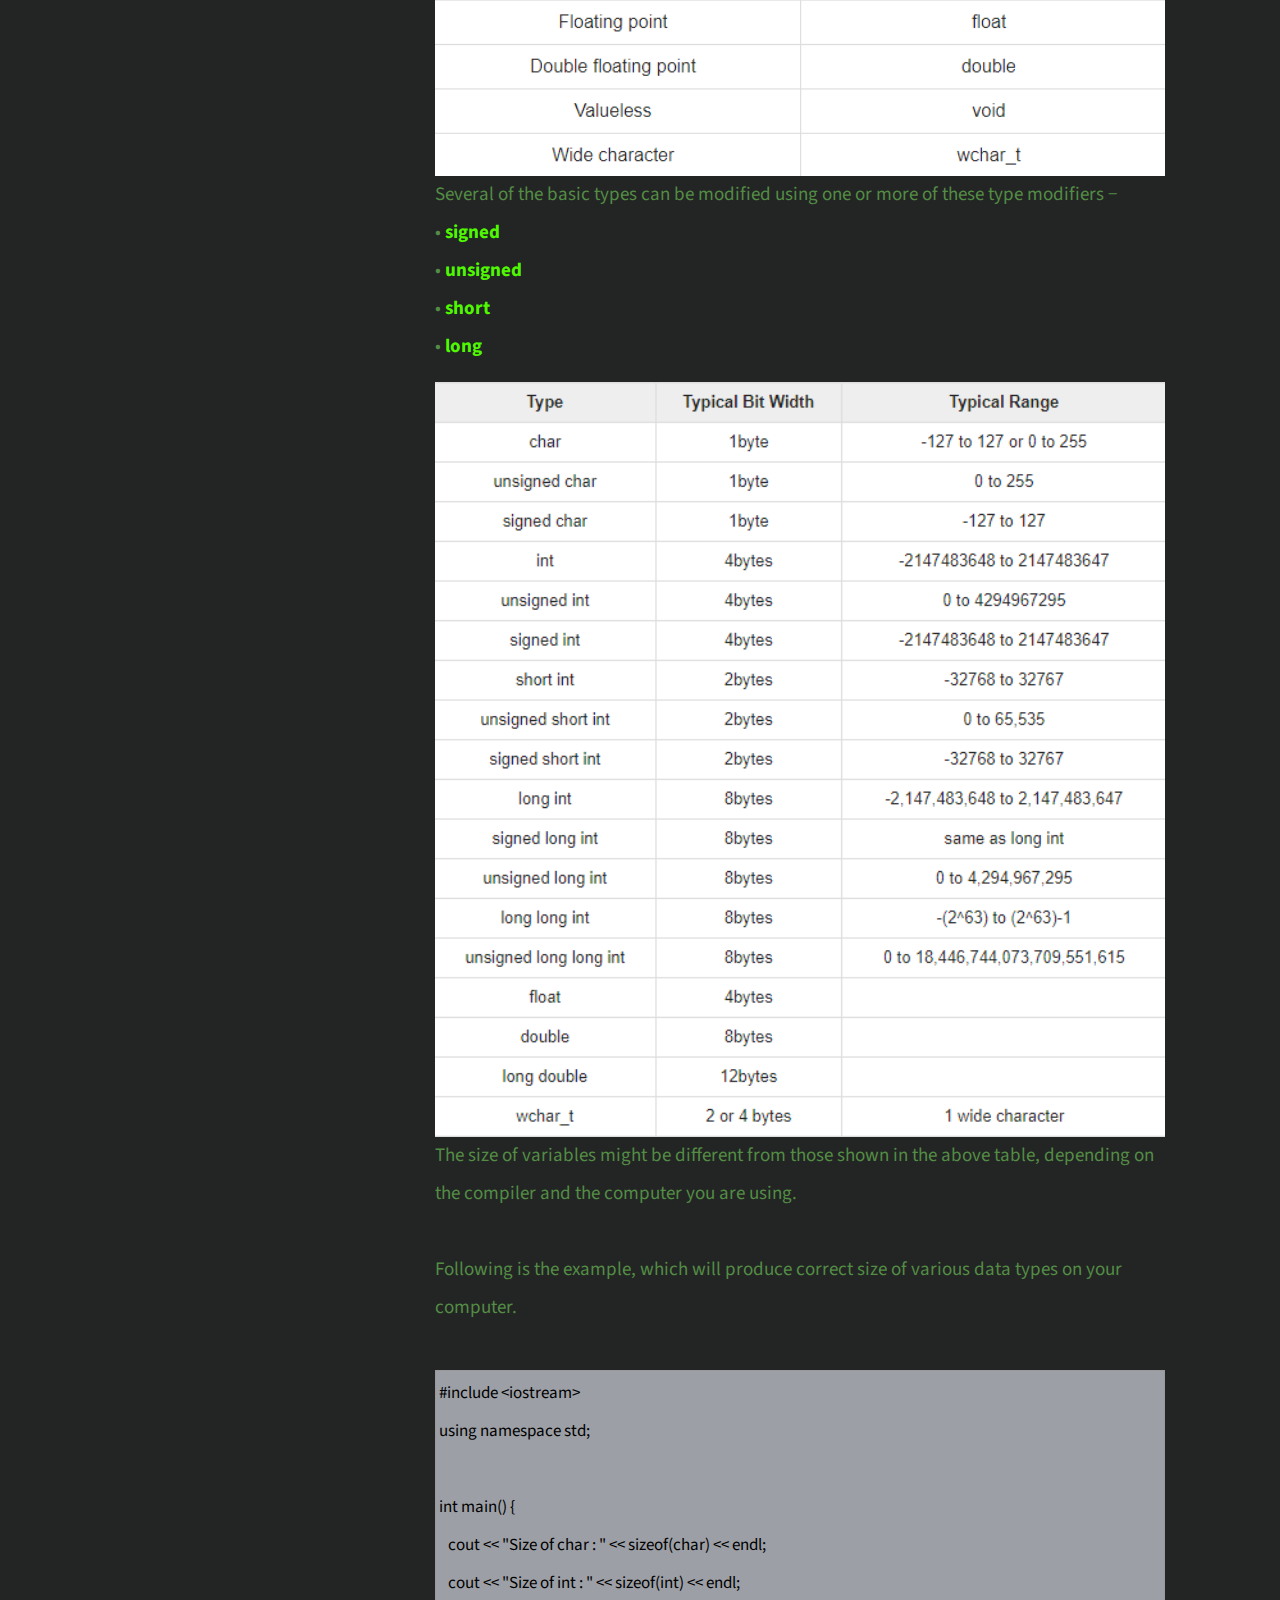
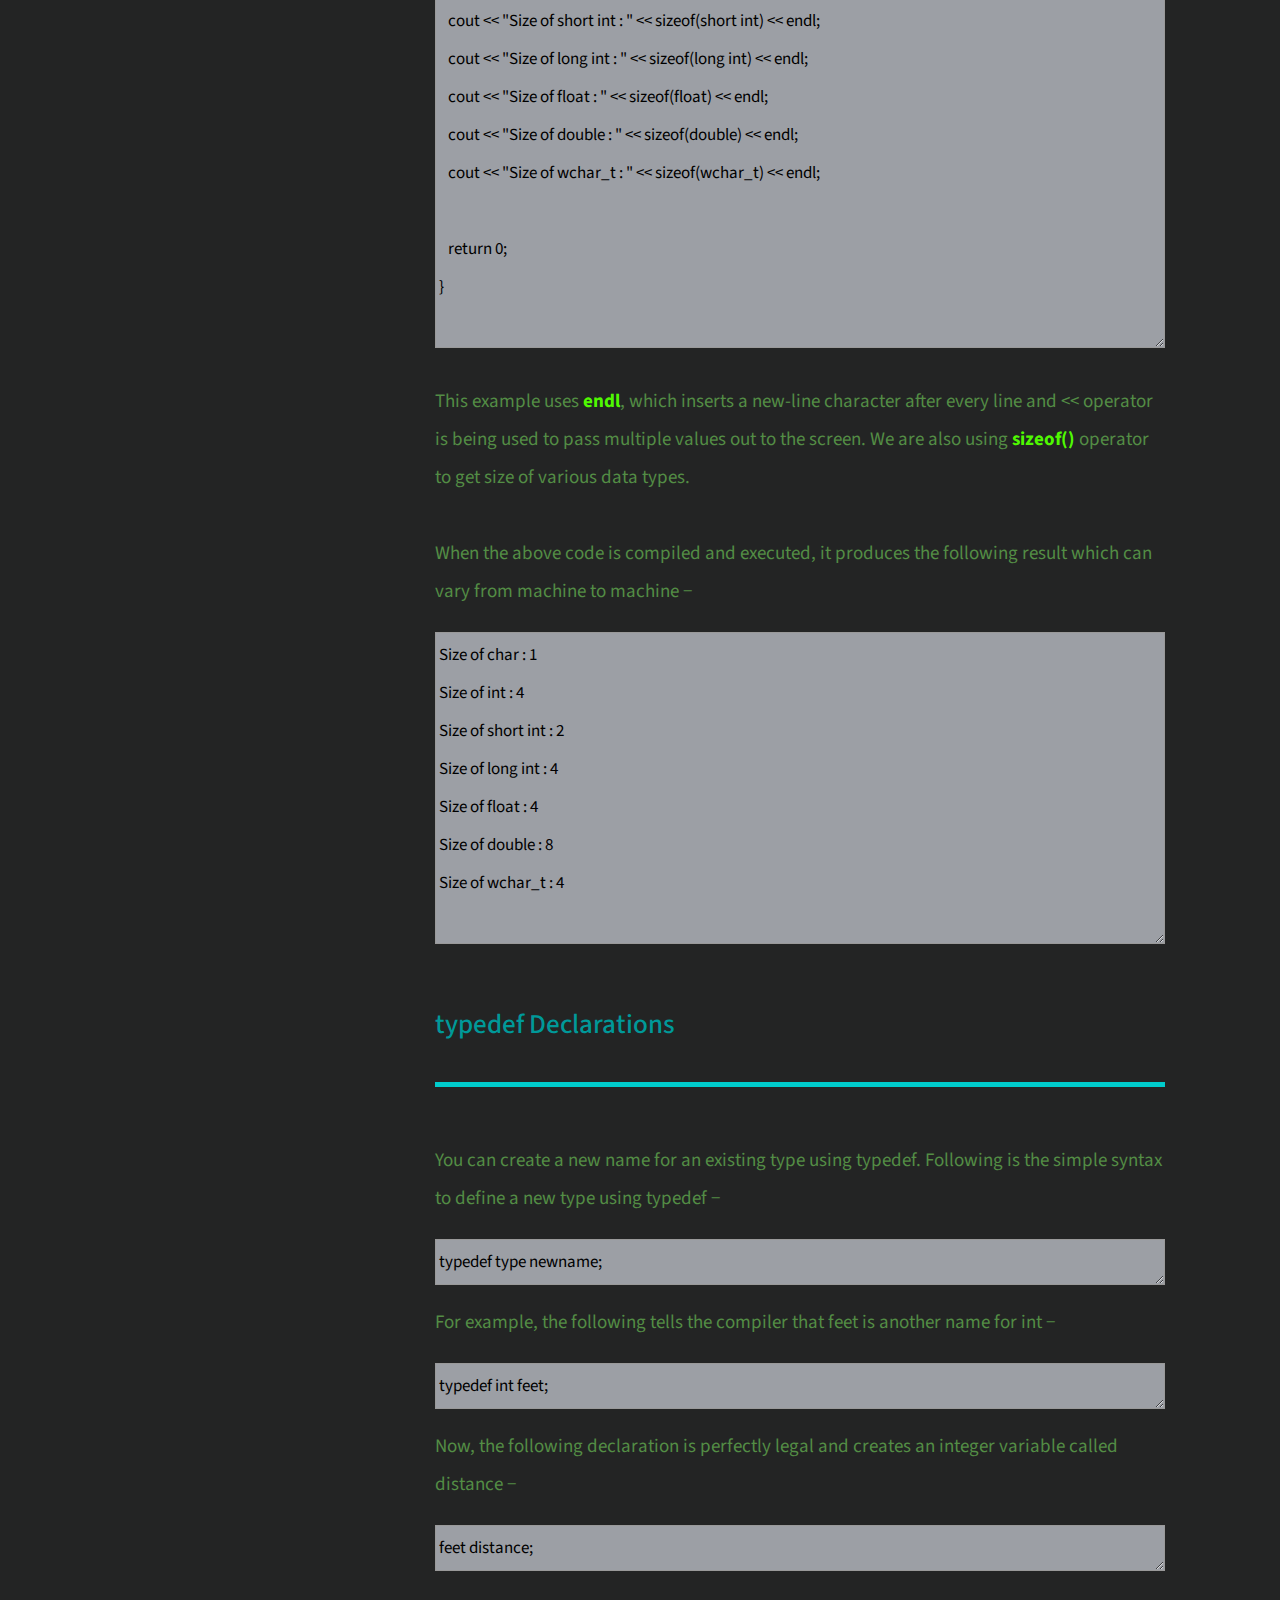
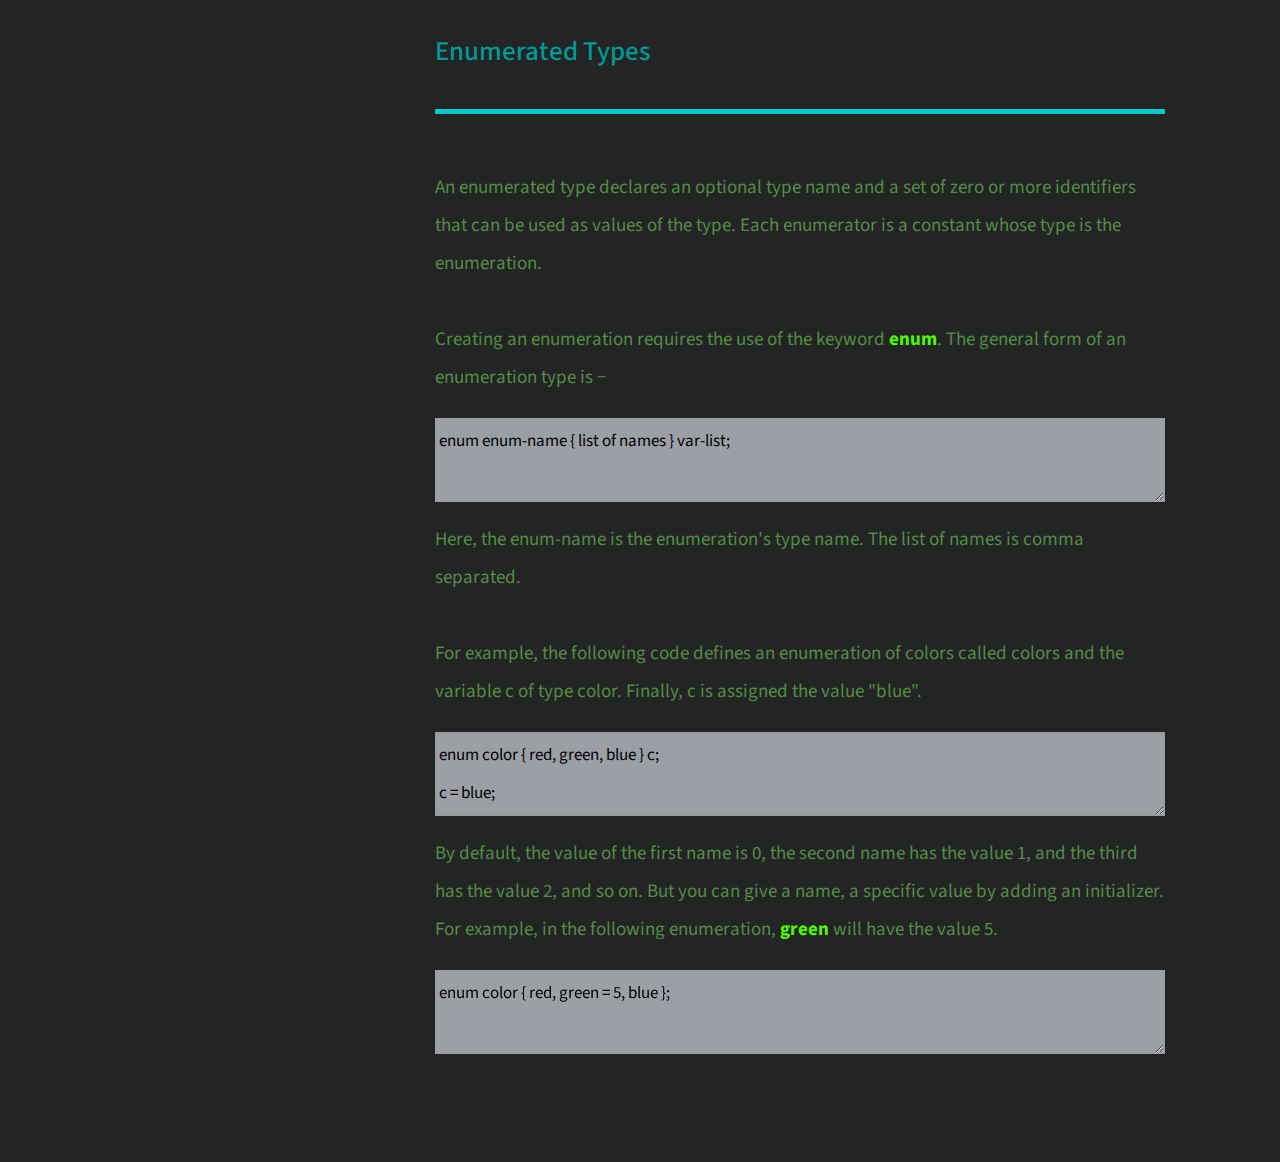
<file: course-lesson6.html>
<!DOCTYPE html>
<html lang="en">

<head>
    <meta charset="UTF-8">
    <meta name="viewport" content="width=device-width, initial-scale=1.0">
    <title>Computer Programming 1</title>
    <link rel="stylesheet" href="fontawesome/css/all.min.css"> <!-- https://fontawesome.com/ -->
    <link href="https://fonts.googleapis.com/css2?family=Source+Sans+Pro&display=swap" rel="stylesheet">
    <!-- https://fonts.google.com/ -->
    <link href="css/bootstrap.min.css" rel="stylesheet">
    <link href="css/templatemo-xtra-blog.css" rel="stylesheet">

</head>

<body>
    <header class="tm-header" id="tm-header">
        <div class="tm-header-wrapper">
            <button class="navbar-toggler" type="button" aria-label="Toggle navigation">
                <i class="fas fa-bars"></i>
            </button>
            <div class="tm-site-header">
                <div class="mb-3 mx-auto tm-site-logo"><i class="fas fa-chalkboard-teacher fa-2x"></i></div>
                <h1 class="text-center">IT102</h1>
            </div>
            <nav class="tm-nav" id="tm-nav">
                <ul>
                    <li class="tm-nav-item"><a href="index.html" class="tm-nav-link">
                            <i class="fas fa-home"></i>
                            Lessons
                        </a></li>
                    <li class="tm-nav-item"><a href="overview.html" class="tm-nav-link">
                            <i class="fas fa-book-open"></i>
                            Overview
                        </a></li>
                </ul>
            </nav>

            <p class="tm-mb-80 pr-5 text-white">
                This course covers the use of general purpose programming language to solve problems. The emphasis is to
                train the students to design,
                implement, and test and debug programs intended to solve computing problems using fundamental
                programming constructs.
                This will be introduces to students with no previous programming experience on how to plan and create
                well-structured programs using
                procedural programming paradigms.. </p>
        </div>
    </header>
    <div class="container-fluid">
        <main class="tm-main">
            <div class="row tm-row tm-mb-45">
                <div class="col-12">
                    <hr class="tm-hr-primary tm-mb-55">
                    <img src="img/programming1.png" width="100%" alt="Image" class="img-fluid">
                </div>
            </div>
            <div class="row tm-row tm-mb-40">
                <div class="col-12">
                    <div class="mb-4">
                        <h2 class="pt-2 tm-mb-40 tm-color-primary tm-post-title">Comparing Datatypes</h2>
                        <p>source <a href="https://www.tutorialspoint.com/cplusplus/cpp_data_types.htm">Tutorials
                                point</a>
                            </p>
                            <p class="tm-pt-30">
                                <p>
                                    While writing program in any language, you need to use various variables to store
                                    various information. Variables are nothing but reserved memory locations to store
                                    values. This means that when you create a variable you reserve some space in memory.

                                    You may like to store information of various data types like character, wide
                                    character, integer, floating point, double floating point, boolean etc. Based on the
                                    data type of a variable, the operating system allocates memory and decides what can
                                    be stored in the reserved memory.
                                </p><br>

                            </p>

                            <h2 class="pt-2 tm-mb-40 tm-color-primary tm-post-title">Primitive Built-in Types</h2>
                            <hr class="tm-hr-primary tm-mb-55">
                            <p>C++ offers the programmer a rich assortment of built-in as well as user defined data
                                types. Following table lists down seven basic C++ data types −</p>

                            <img src="img/lesson6.1.png" alt="" width="100%" draggable="false">

                            <p>Several of the basic types can be modified using one or more of these type modifiers
                                −<br>

                                • <b>signed</b><br>
                                • <b>unsigned</b><br>
                                • <b>short</b><br>
                                • <b>long</b><br>
                            </p>

                            <img src="img/lesson6.2.png" alt="" width="100%" draggable="false">


                            <p>The size of variables might be different from those shown in the above table, depending
                                on the compiler and the computer you are using.
                                <br><Br>
                                Following is the example, which will produce correct size of various data types on your
                                computer.
                                <br><br>
                                <textarea cols="2" rows="15">
#include <iostream>
using namespace std;

int main() {
   cout << "Size of char : " << sizeof(char) << endl;
   cout << "Size of int : " << sizeof(int) << endl;
   cout << "Size of short int : " << sizeof(short int) << endl;
   cout << "Size of long int : " << sizeof(long int) << endl;
   cout << "Size of float : " << sizeof(float) << endl;
   cout << "Size of double : " << sizeof(double) << endl;
   cout << "Size of wchar_t : " << sizeof(wchar_t) << endl;
   
   return 0;
}
                        </textarea>

                                <p>This example uses <b>endl</b>, which inserts a new-line character after every line
                                    and << operator is being used to pass multiple values out to the screen. We are also
                                        using <b>sizeof()</b> operator to get size of various data types.
                                        <br><br>
                                        When the above code is compiled and executed, it produces the following
                                        result which can vary from machine to machine −</p>

                                <textarea cols="2" rows="8">
Size of char : 1
Size of int : 4
Size of short int : 2
Size of long int : 4
Size of float : 4
Size of double : 8
Size of wchar_t : 4
                        </textarea><br><br>

                                <h2 class="pt-2 tm-mb-40 tm-color-primary tm-post-title">typedef Declarations</h2>
                                <hr class="tm-hr-primary tm-mb-55">
                                <p>You can create a new name for an existing type using typedef. Following is the simple
                                    syntax to define a new type using typedef −</p>
                                <textarea cols="2" rows="1">
typedef type newname; 
                        </textarea>
                                <p>For example, the following tells the compiler that feet is another name for int −</p>
                                <textarea cols="2" rows="1">
typedef int feet; 
                        </textarea>
                                <p>Now, the following declaration is perfectly legal and creates an integer variable
                                    called distance −</p>
                                <textarea cols="2" rows="1">
feet distance; 
                        </textarea><br><br>

                                <h2 class="pt-2 tm-mb-40 tm-color-primary tm-post-title">Enumerated Types</h2>
                                <hr class="tm-hr-primary tm-mb-55">
                                <p>An enumerated type declares an optional type name and a set of zero or more
                                    identifiers that can be used as values of the type. Each enumerator is a constant
                                    whose type is the enumeration.<br><br> Creating an enumeration requires the use of
                                    the keyword <b>enum</b>. The general form of an enumeration type is −</p>
                                <textarea cols="2" rows="2">
enum enum-name { list of names } var-list; 
                        </textarea>
                                <p>Here, the enum-name is the enumeration's type name. The list of names is comma
                                    separated.
                                    <br><br>
                                    For example, the following code defines an enumeration of colors called colors and
                                    the variable c of type color. Finally, c is assigned the value "blue".</p>

                                <textarea cols="2" rows="2">
enum color { red, green, blue } c;
c = blue; 
                        </textarea>
                                <p>By default, the value of the first name is 0, the second name has the value 1, and
                                    the third has the value 2, and so on. But you can give a name, a specific value by
                                    adding an initializer. For example, in the following enumeration, <b>green</b> will have
                                    the value 5.
                                </p>
                        <textarea cols="2" rows="2">
enum color { red, green = 5, blue }; 
                        </textarea>

                    </div>
                </div>
            </div>
        </main>
    </div>
    <script src="js/jquery.min.js">
    </script>
    <script src="js/templatemo-script.js"></script>
</body>

</html>
</file>
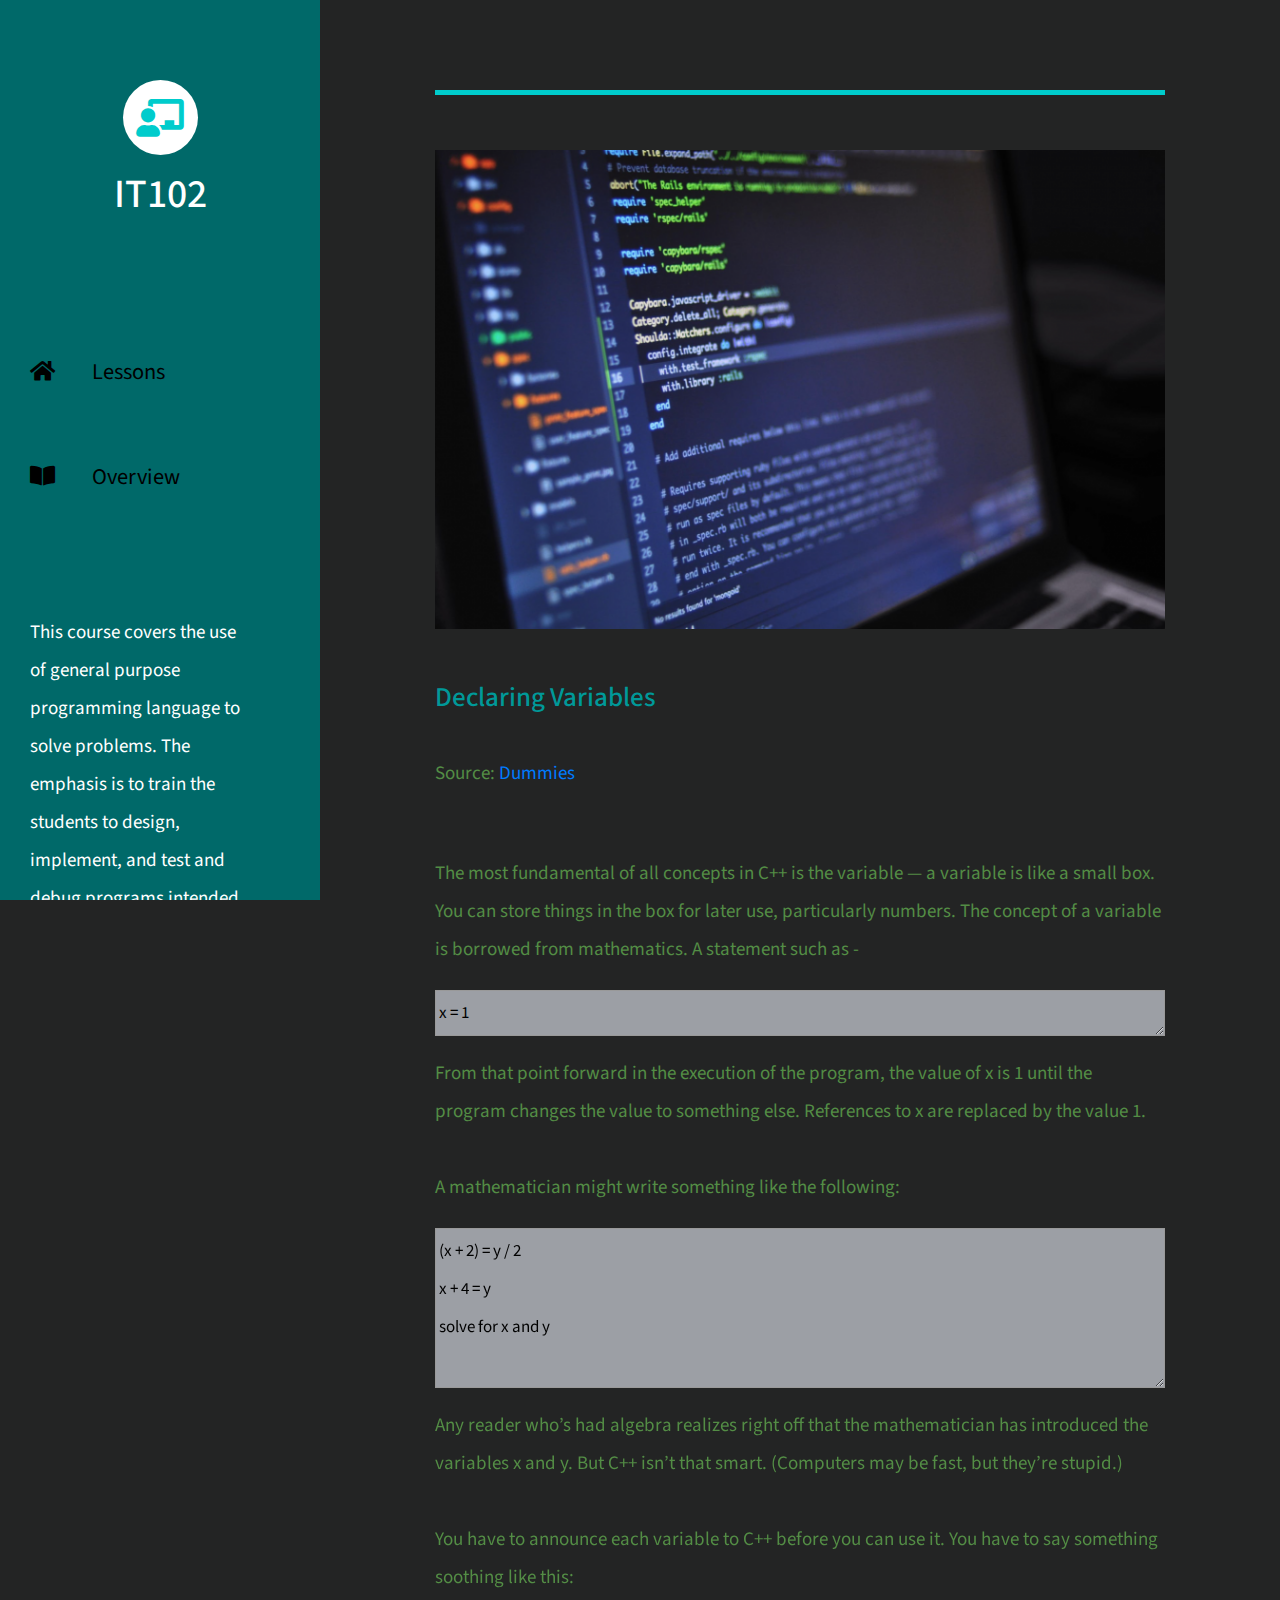
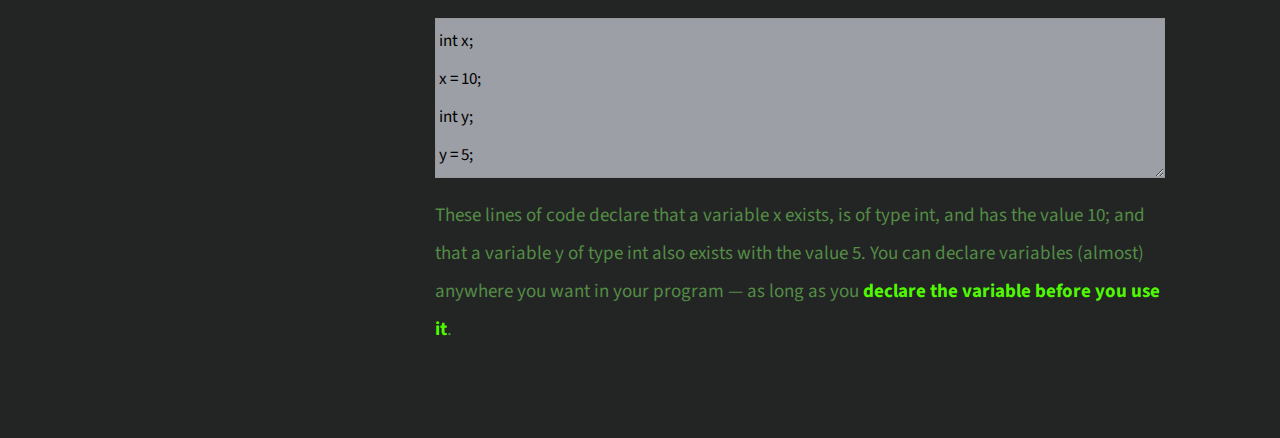
<file: course-lesson7.html>
<!DOCTYPE html>
<html lang="en">

<head>
    <meta charset="UTF-8">
    <meta name="viewport" content="width=device-width, initial-scale=1.0">
    <title>Computer Programming 1</title>
    <link rel="stylesheet" href="fontawesome/css/all.min.css"> <!-- https://fontawesome.com/ -->
    <link href="https://fonts.googleapis.com/css2?family=Source+Sans+Pro&display=swap" rel="stylesheet">
    <!-- https://fonts.google.com/ -->
    <link href="css/bootstrap.min.css" rel="stylesheet">
    <link href="css/templatemo-xtra-blog.css" rel="stylesheet">

</head>

<body>
    <header class="tm-header" id="tm-header">
        <div class="tm-header-wrapper">
            <button class="navbar-toggler" type="button" aria-label="Toggle navigation">
                <i class="fas fa-bars"></i>
            </button>
            <div class="tm-site-header">
                <div class="mb-3 mx-auto tm-site-logo"><i class="fas fa-chalkboard-teacher fa-2x"></i></div>
                <h1 class="text-center">IT102</h1>
            </div>
            <nav class="tm-nav" id="tm-nav">
                <ul>
                    <li class="tm-nav-item"><a href="index.html" class="tm-nav-link">
                            <i class="fas fa-home"></i>
                            Lessons
                        </a></li>
                    <li class="tm-nav-item"><a href="overview.html" class="tm-nav-link">
                            <i class="fas fa-book-open"></i>
                            Overview
                        </a></li>
                </ul>
            </nav>

            <p class="tm-mb-80 pr-5 text-white">
                This course covers the use of general purpose programming language to solve problems. The emphasis is to
                train the students to design,
                implement, and test and debug programs intended to solve computing problems using fundamental
                programming constructs.
                This will be introduces to students with no previous programming experience on how to plan and create
                well-structured programs using
                procedural programming paradigms.. </p>
        </div>
    </header>
    <div class="container-fluid">
        <main class="tm-main">
            <div class="row tm-row tm-mb-45">
                <div class="col-12">
                    <hr class="tm-hr-primary tm-mb-55">
                    <img src="img/programming1.png" width="100%" alt="Image" class="img-fluid">
                </div>
            </div>
            <div class="row tm-row tm-mb-40">
                <div class="col-12">
                    <div class="mb-4">
                        <h2 class="pt-2 tm-mb-40 tm-color-primary tm-post-title">Declaring Variables</h2>
                        <p>Source: <a
                                href="https://www.dummies.com/programming/cpp/how-to-declare-variables-in-c/">Dummies</a>
                        </p>
                        <p class="tm-pt-30">
                            <p>
                                The most fundamental of all concepts in C++ is the variable — a variable is like a small
                                box. You can store things in the box for later use, particularly numbers. The concept of
                                a variable is borrowed from mathematics. A statement such as -
                            </p>
                            <textarea cols="2" rows="1">
x = 1
</textarea>
                            <p>From that point forward in the execution of the program, the value of x is 1 until the
                                program changes the value to something else. References to x are replaced by the value
                                1.
                                <br><br>
                                A mathematician might write something like the following:</p>
                            <textarea cols="2" rows="4">
(x + 2) = y / 2
x + 4 = y
solve for x and y
</textarea>
                            <p>Any reader who’s had algebra realizes right off that the mathematician has introduced the
                                variables x and y. But C++ isn’t that smart. (Computers may be fast, but they’re
                                stupid.)<br><br>

                                You have to announce each variable to C++ before you can use it. You have to say
                                something soothing like this:
                            </p>
                            <textarea cols="2" rows="4">
int x;
x = 10;
int y;
y = 5;
</textarea>
                            <p>These lines of code declare that a variable x exists, is of type int, and has the value 10;
                            and that a variable y of type int also exists with the value 5. You can declare variables
                            (almost) anywhere you want in your program — as long as you <b>declare the variable before you
                            use it</b>.</p>
                    </div>
                </div>
            </div>
        </main>
    </div>
    <script src="js/jquery.min.js">
    </script>
    <script src="js/templatemo-script.js"></script>
</body>

</html>
</file>
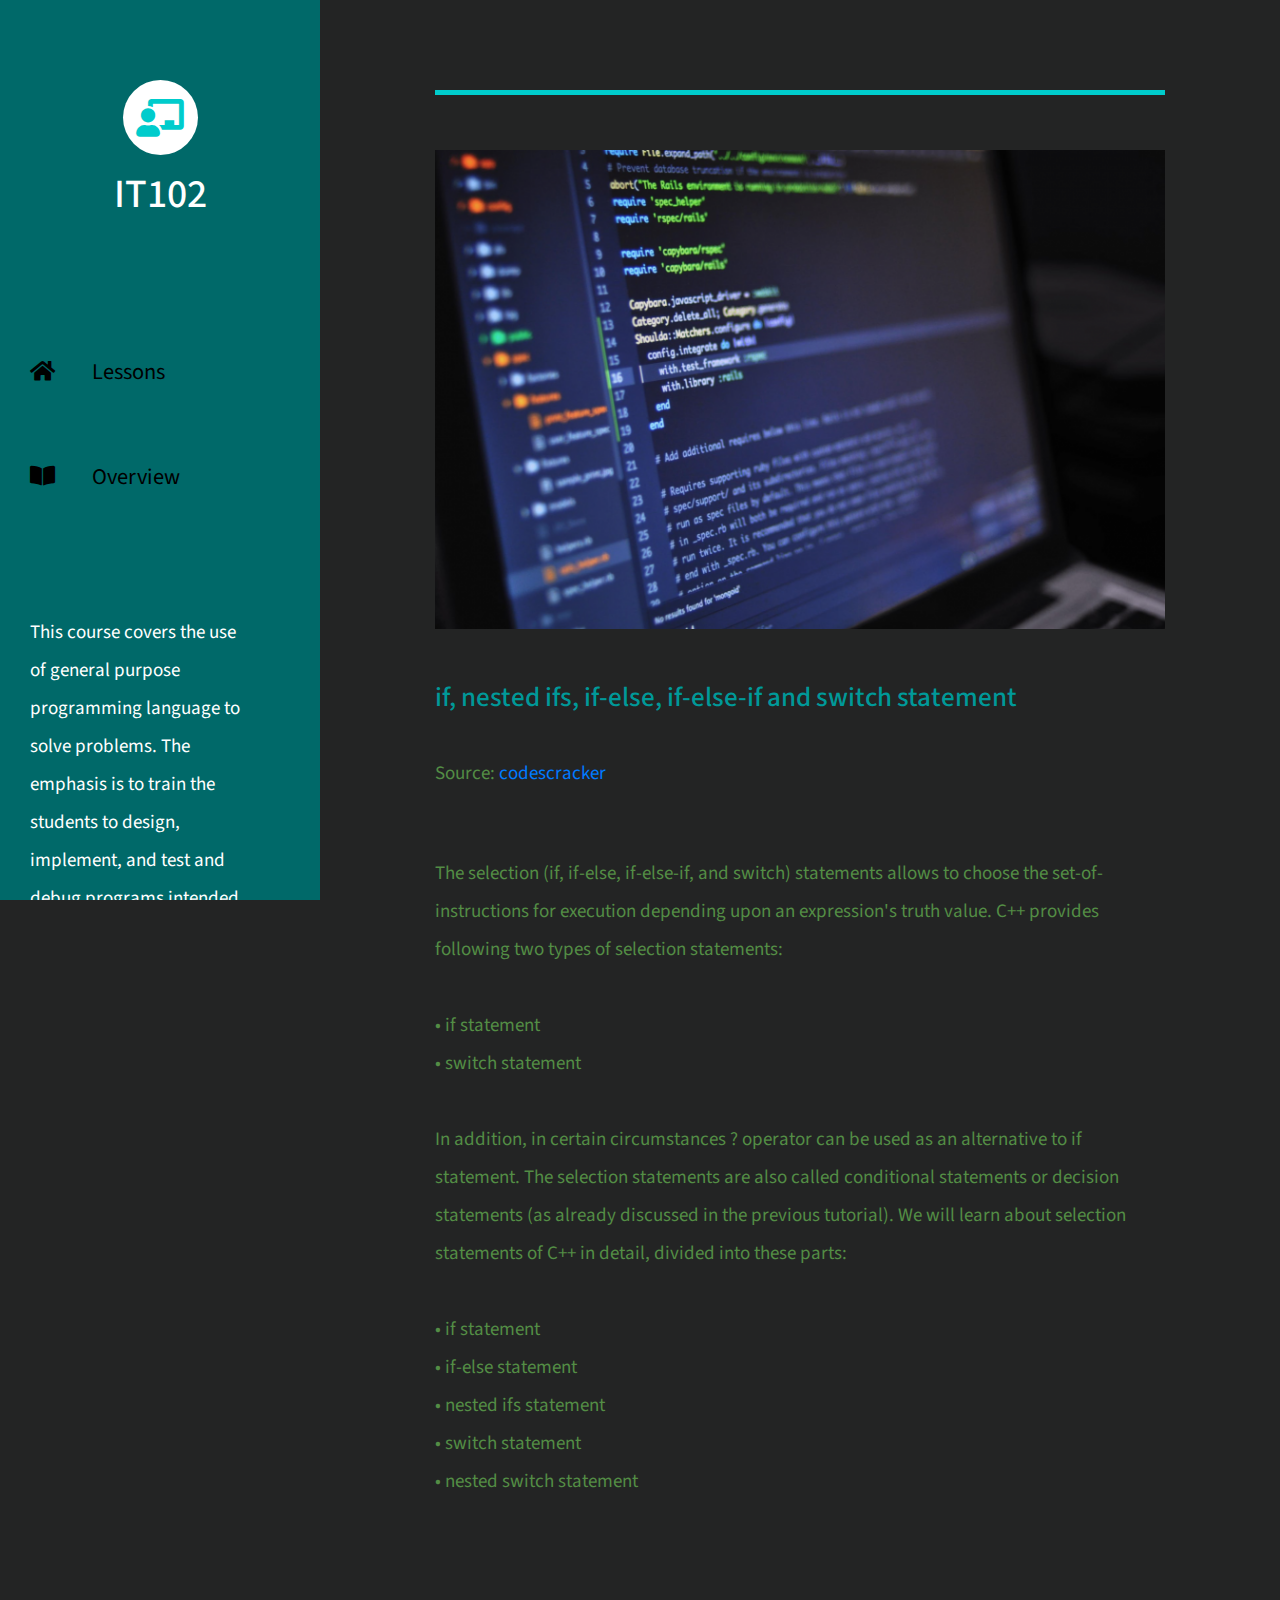
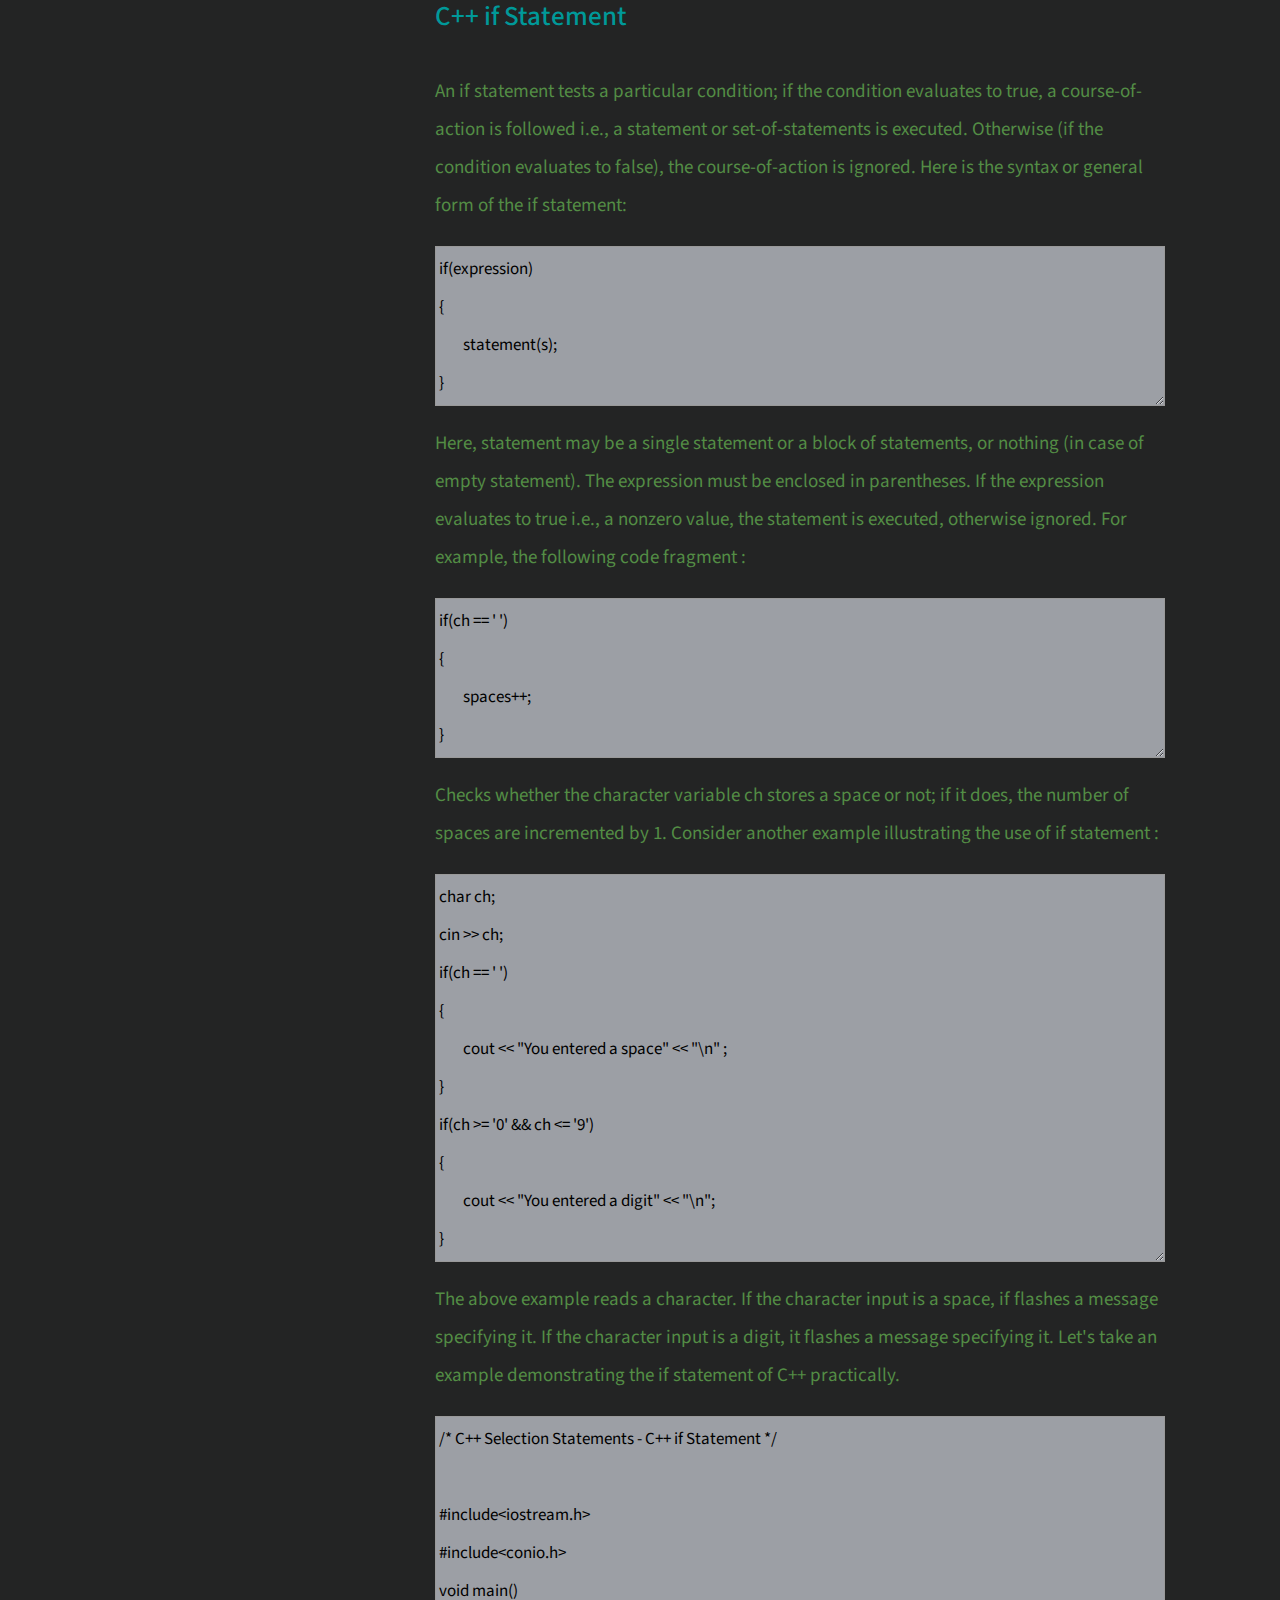
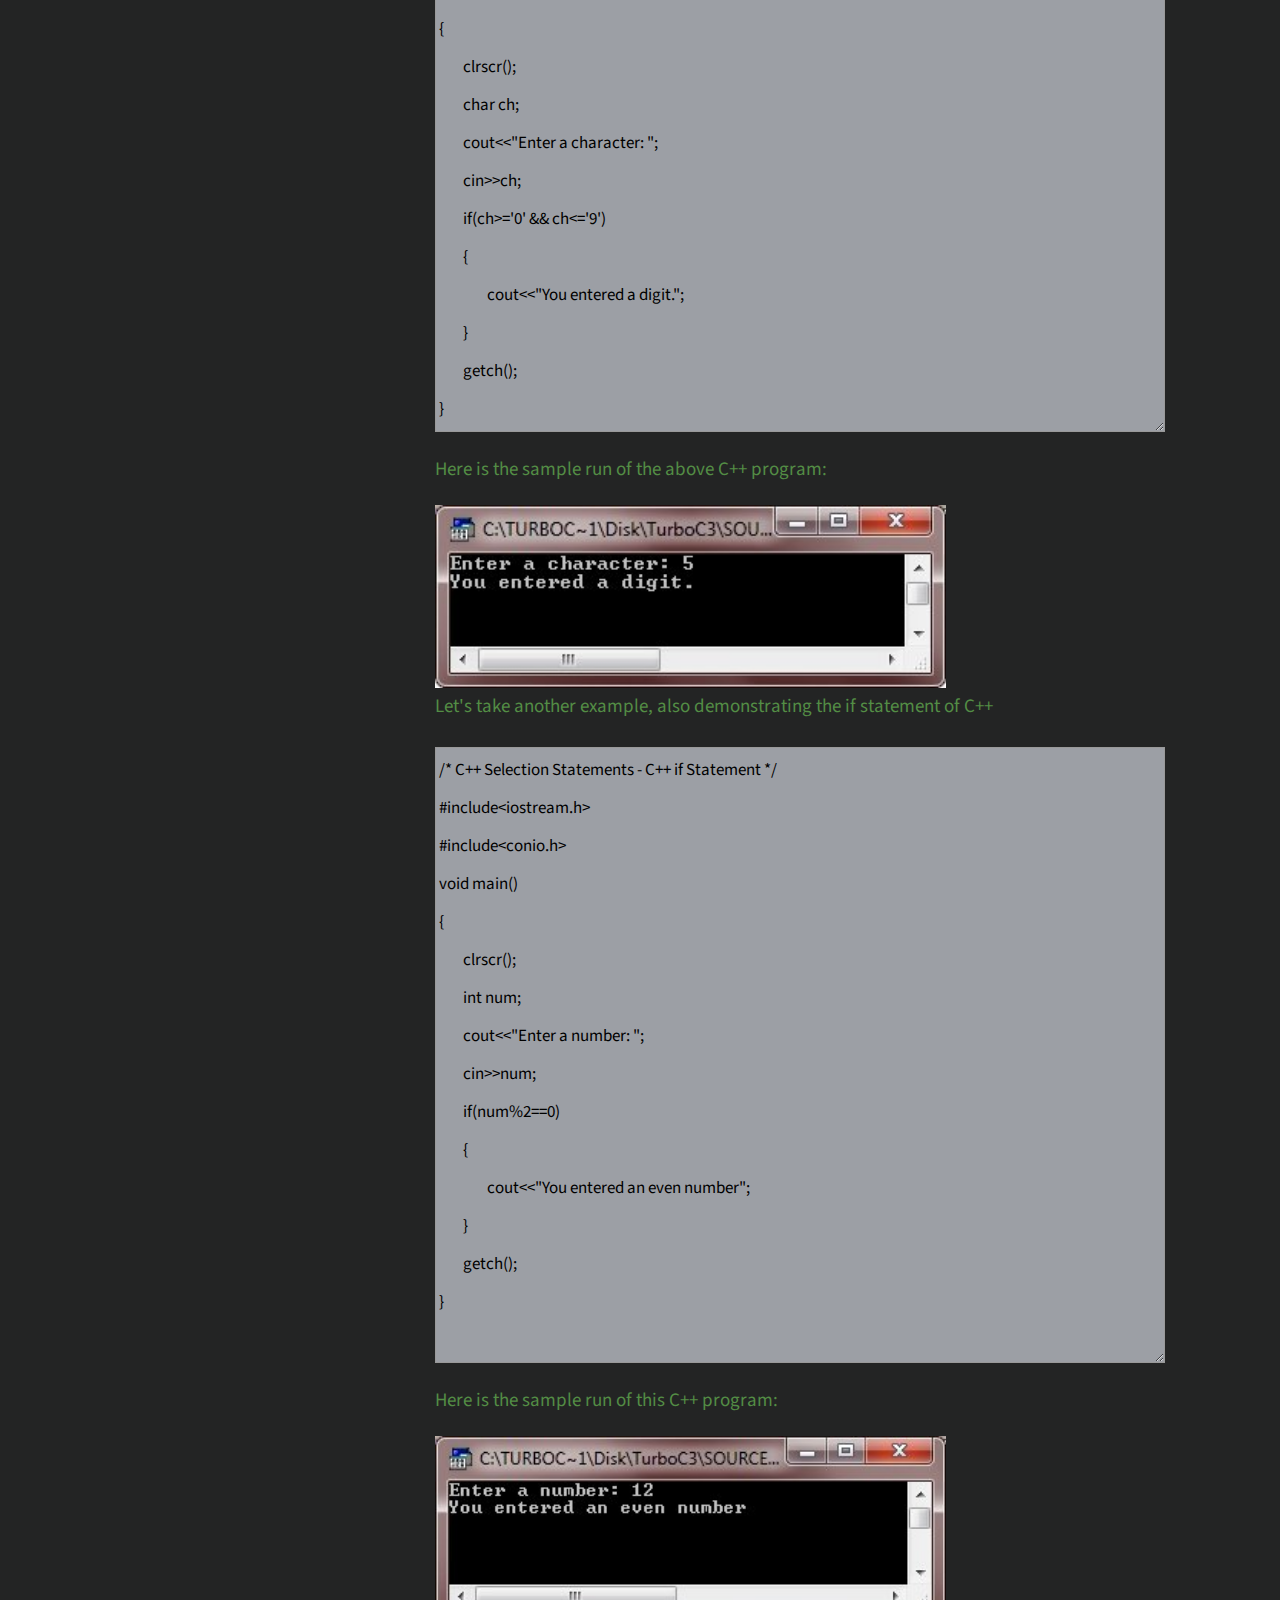
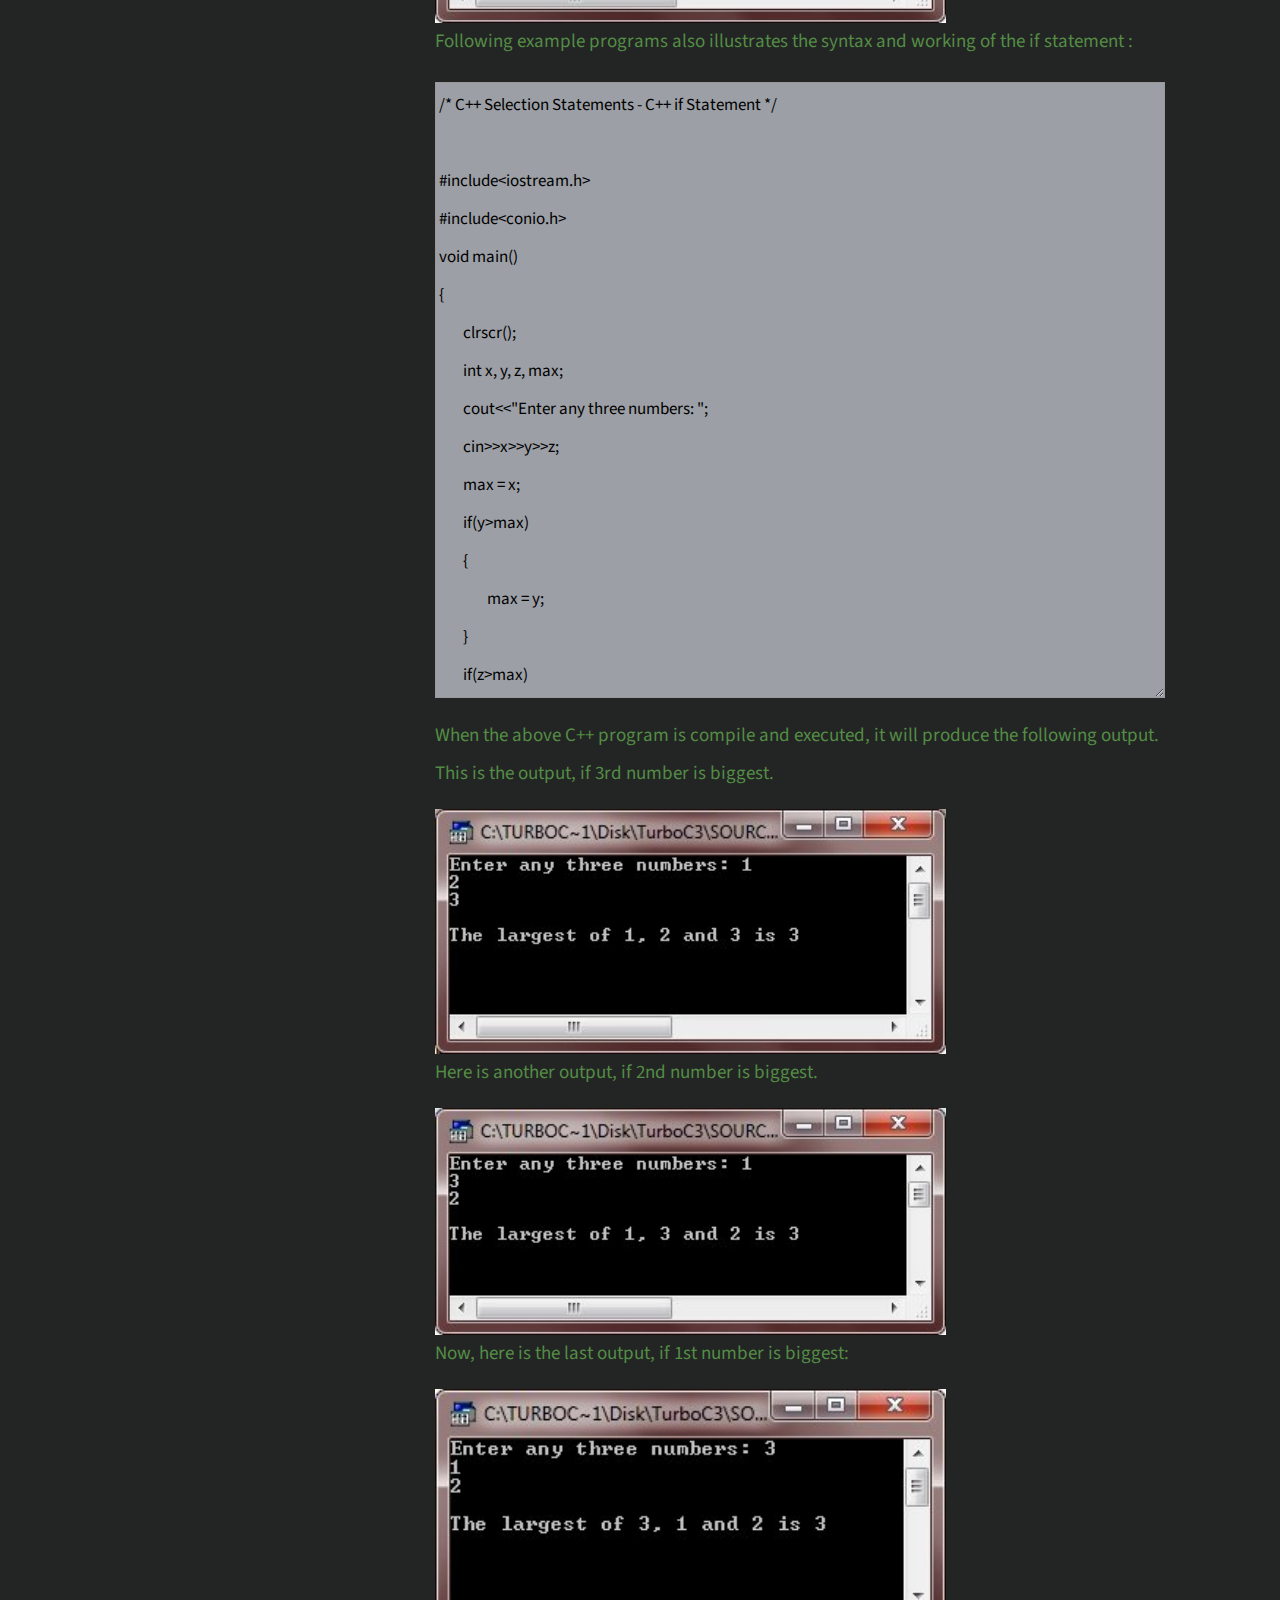
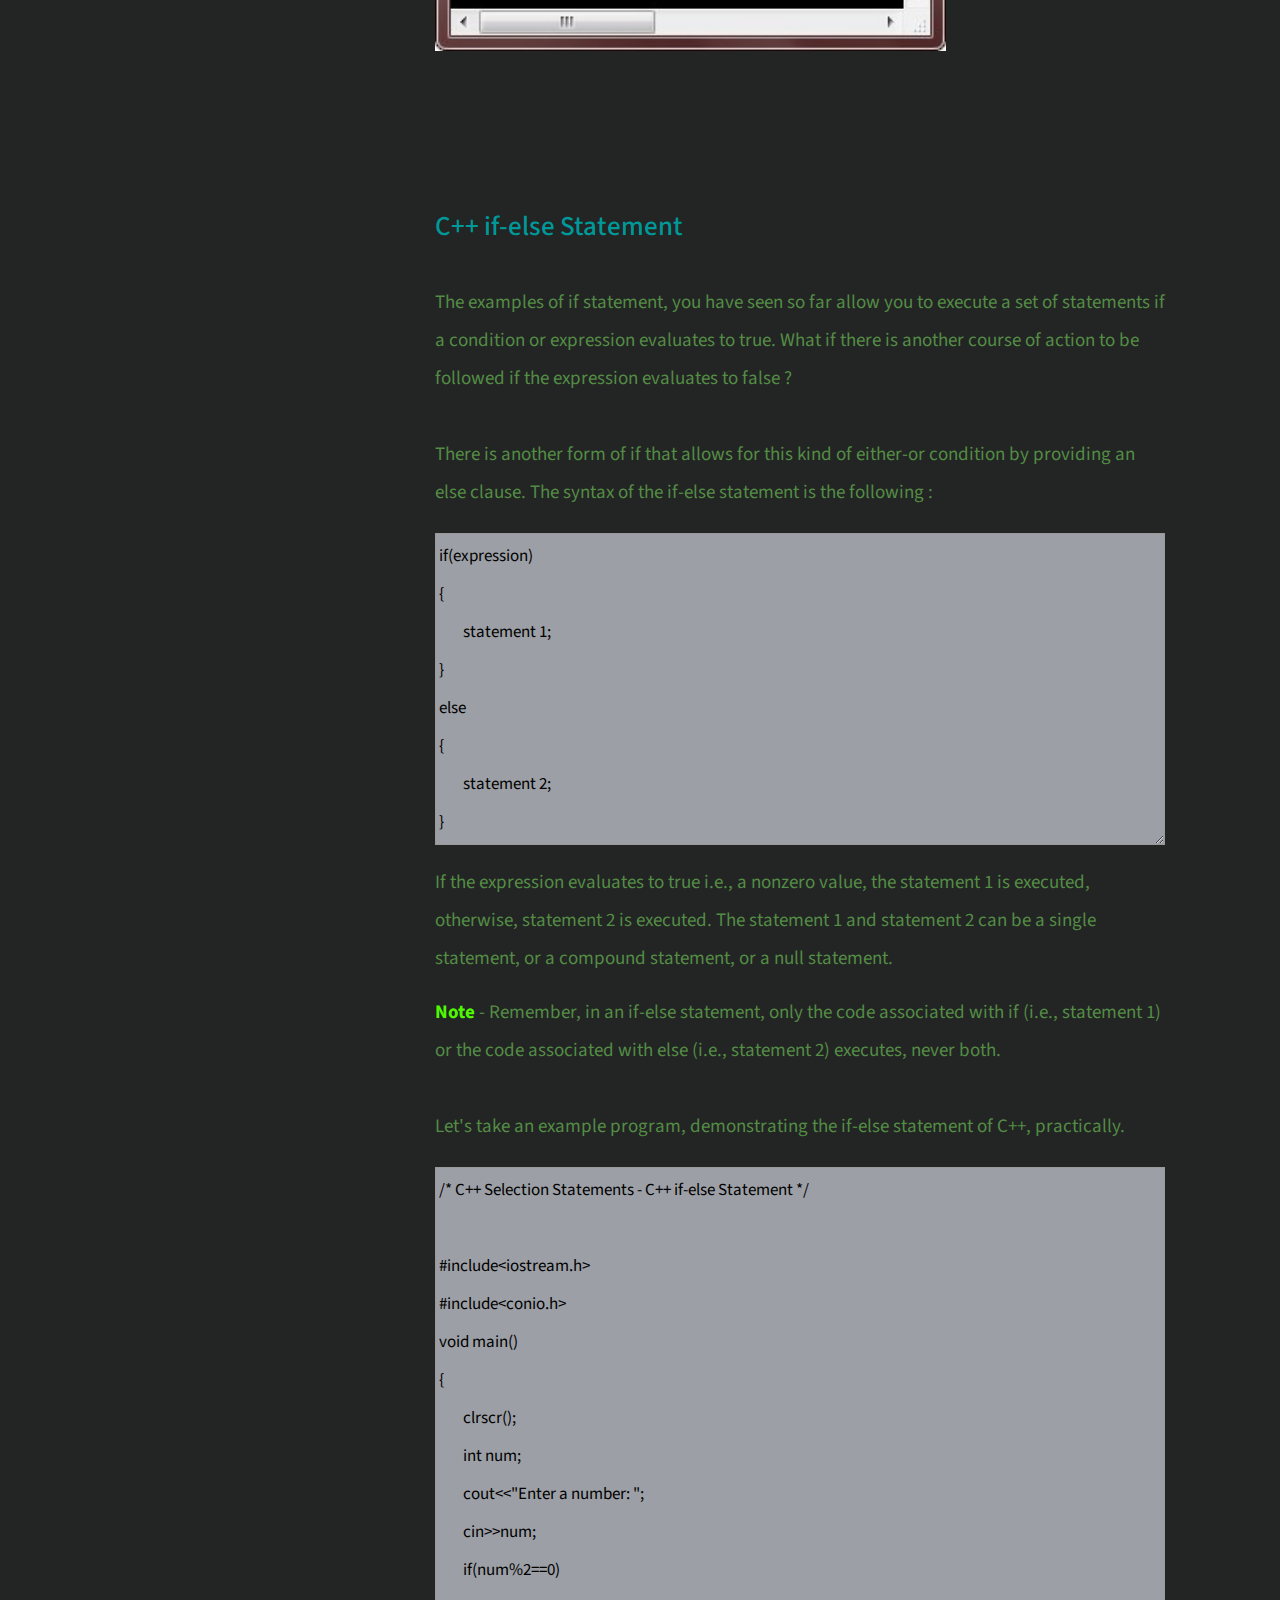
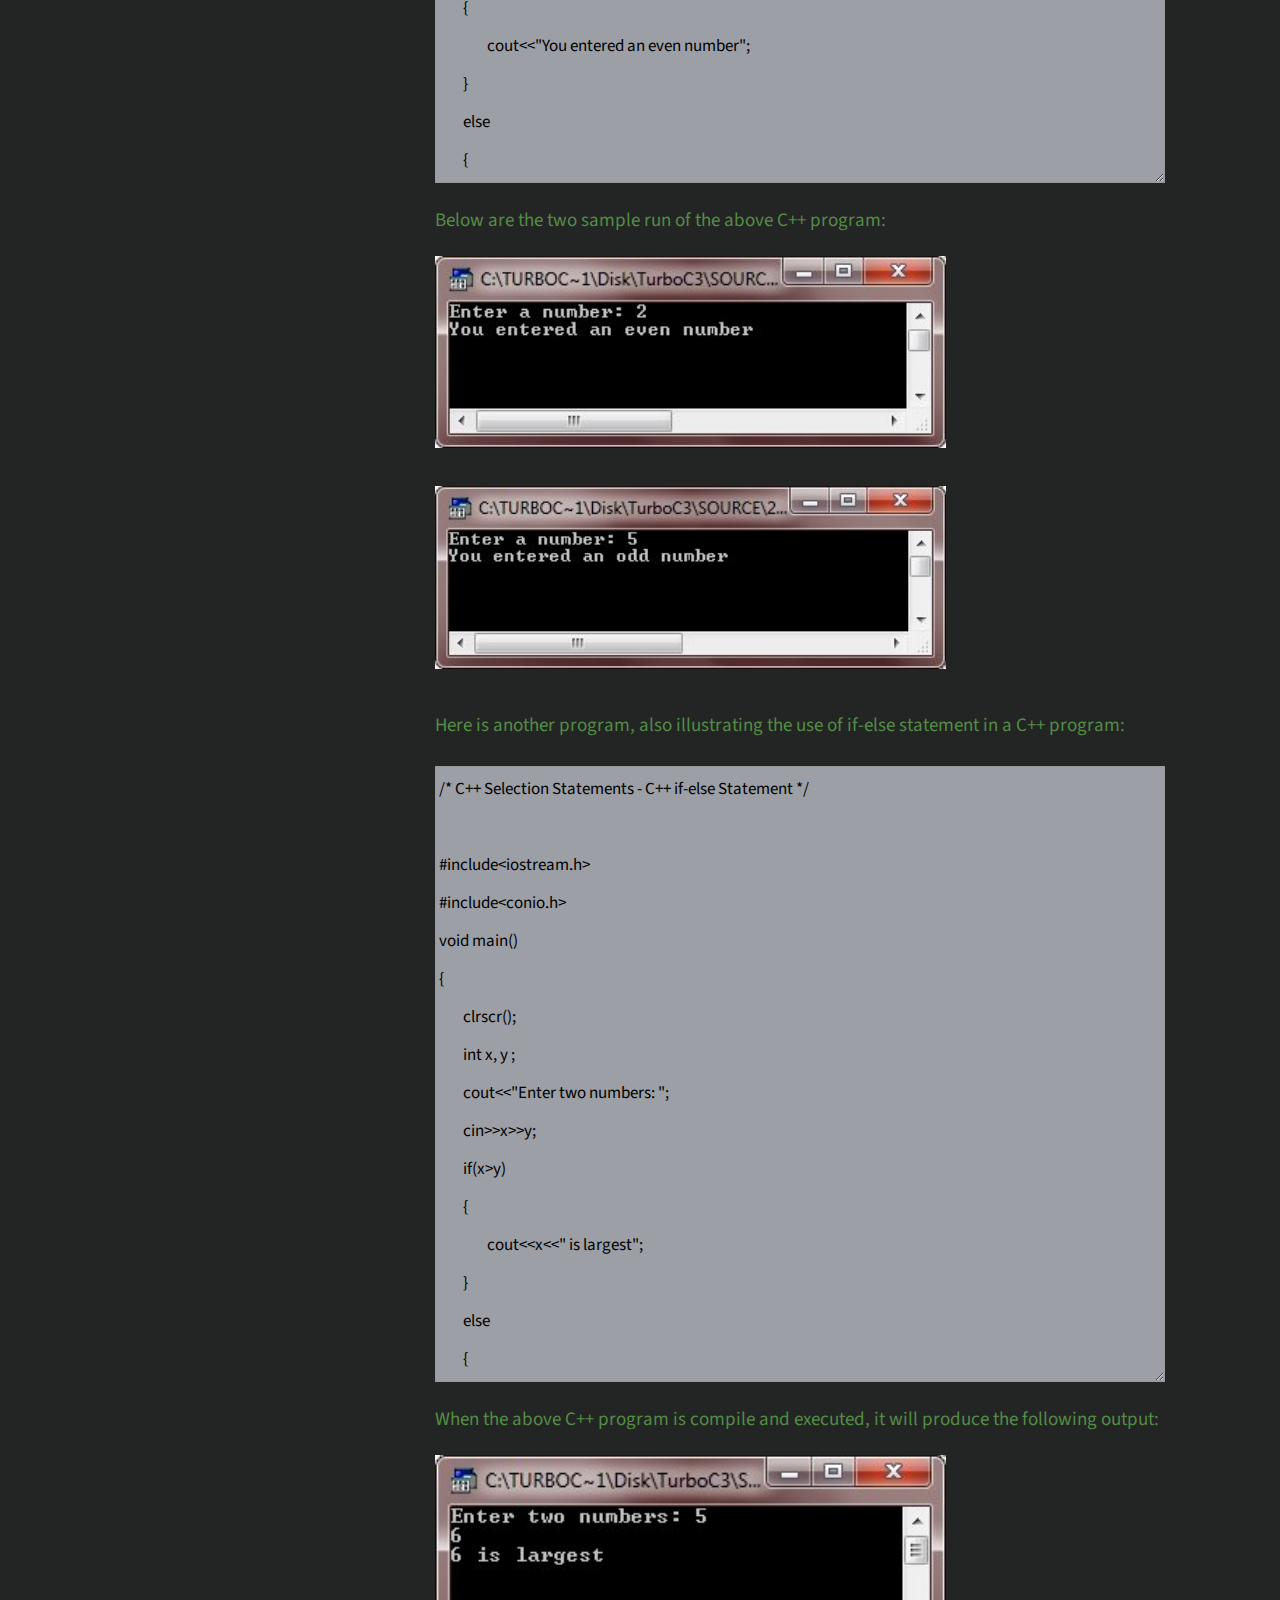
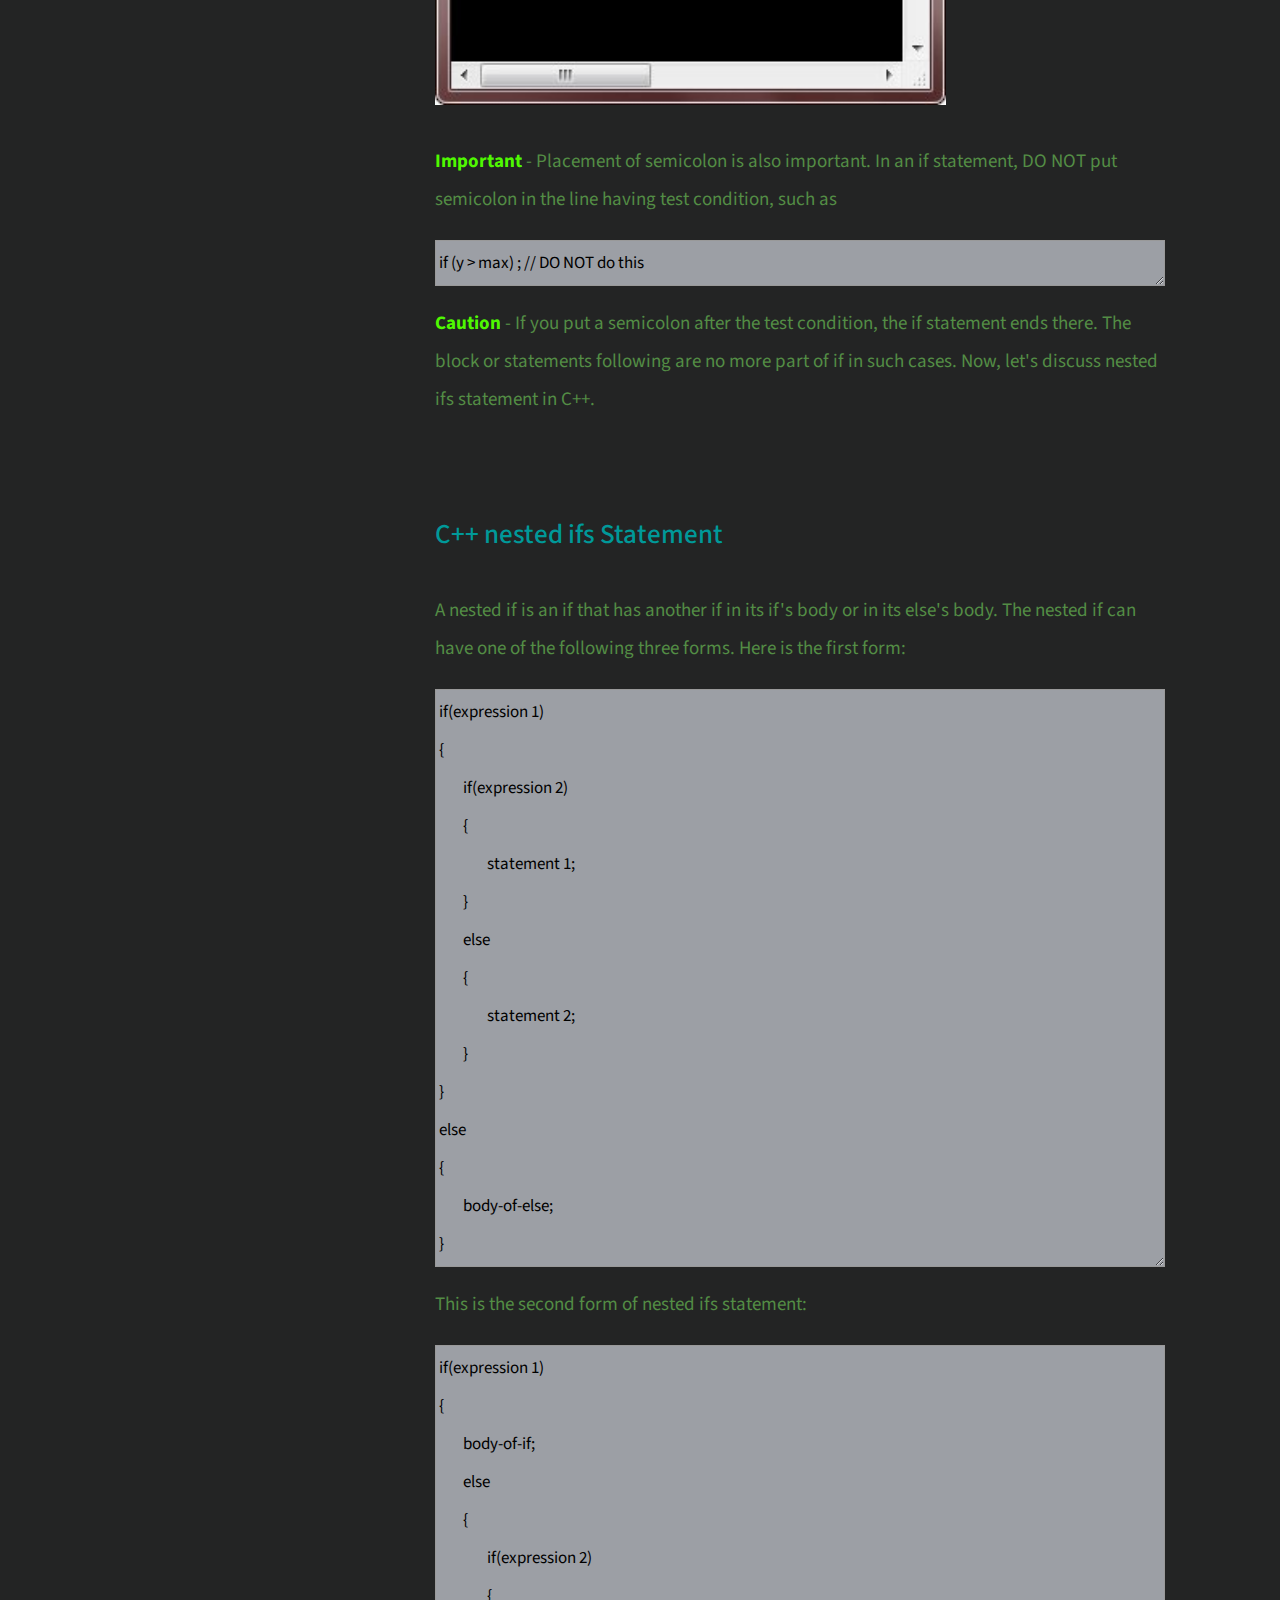
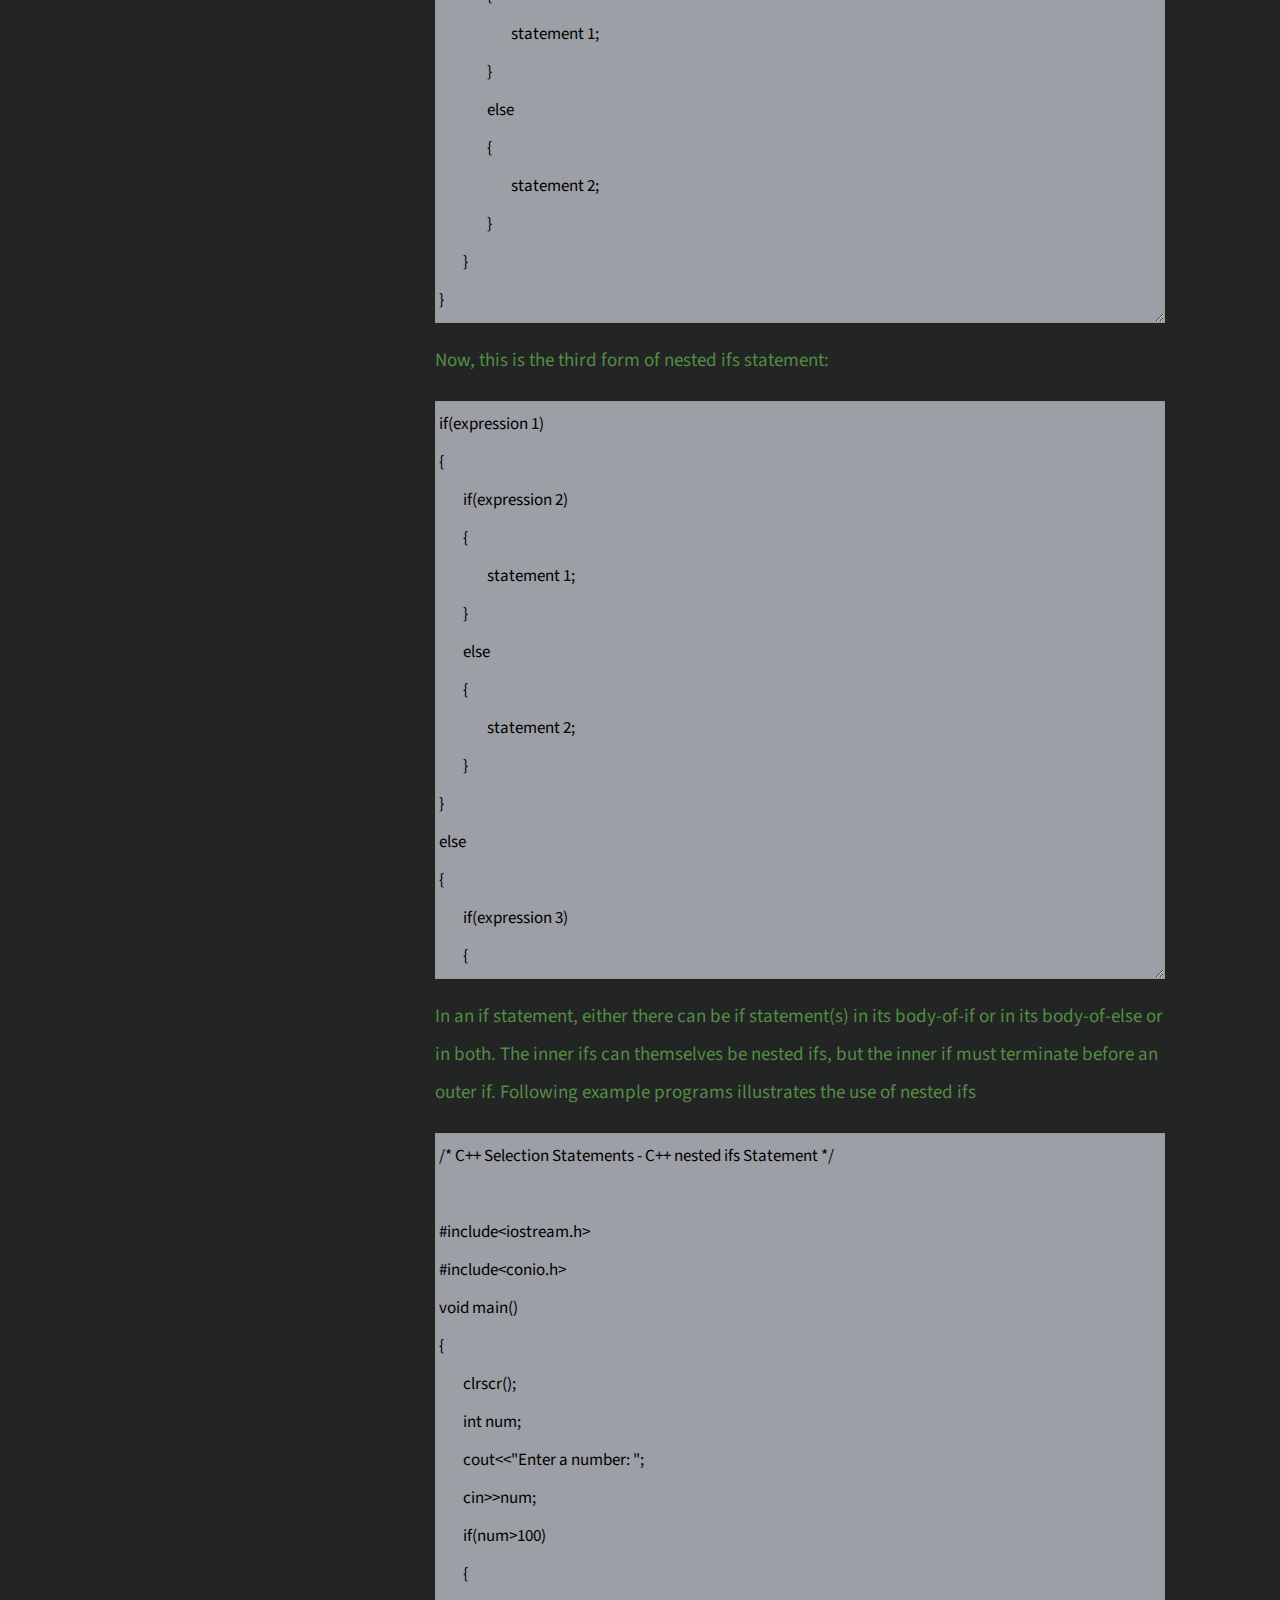
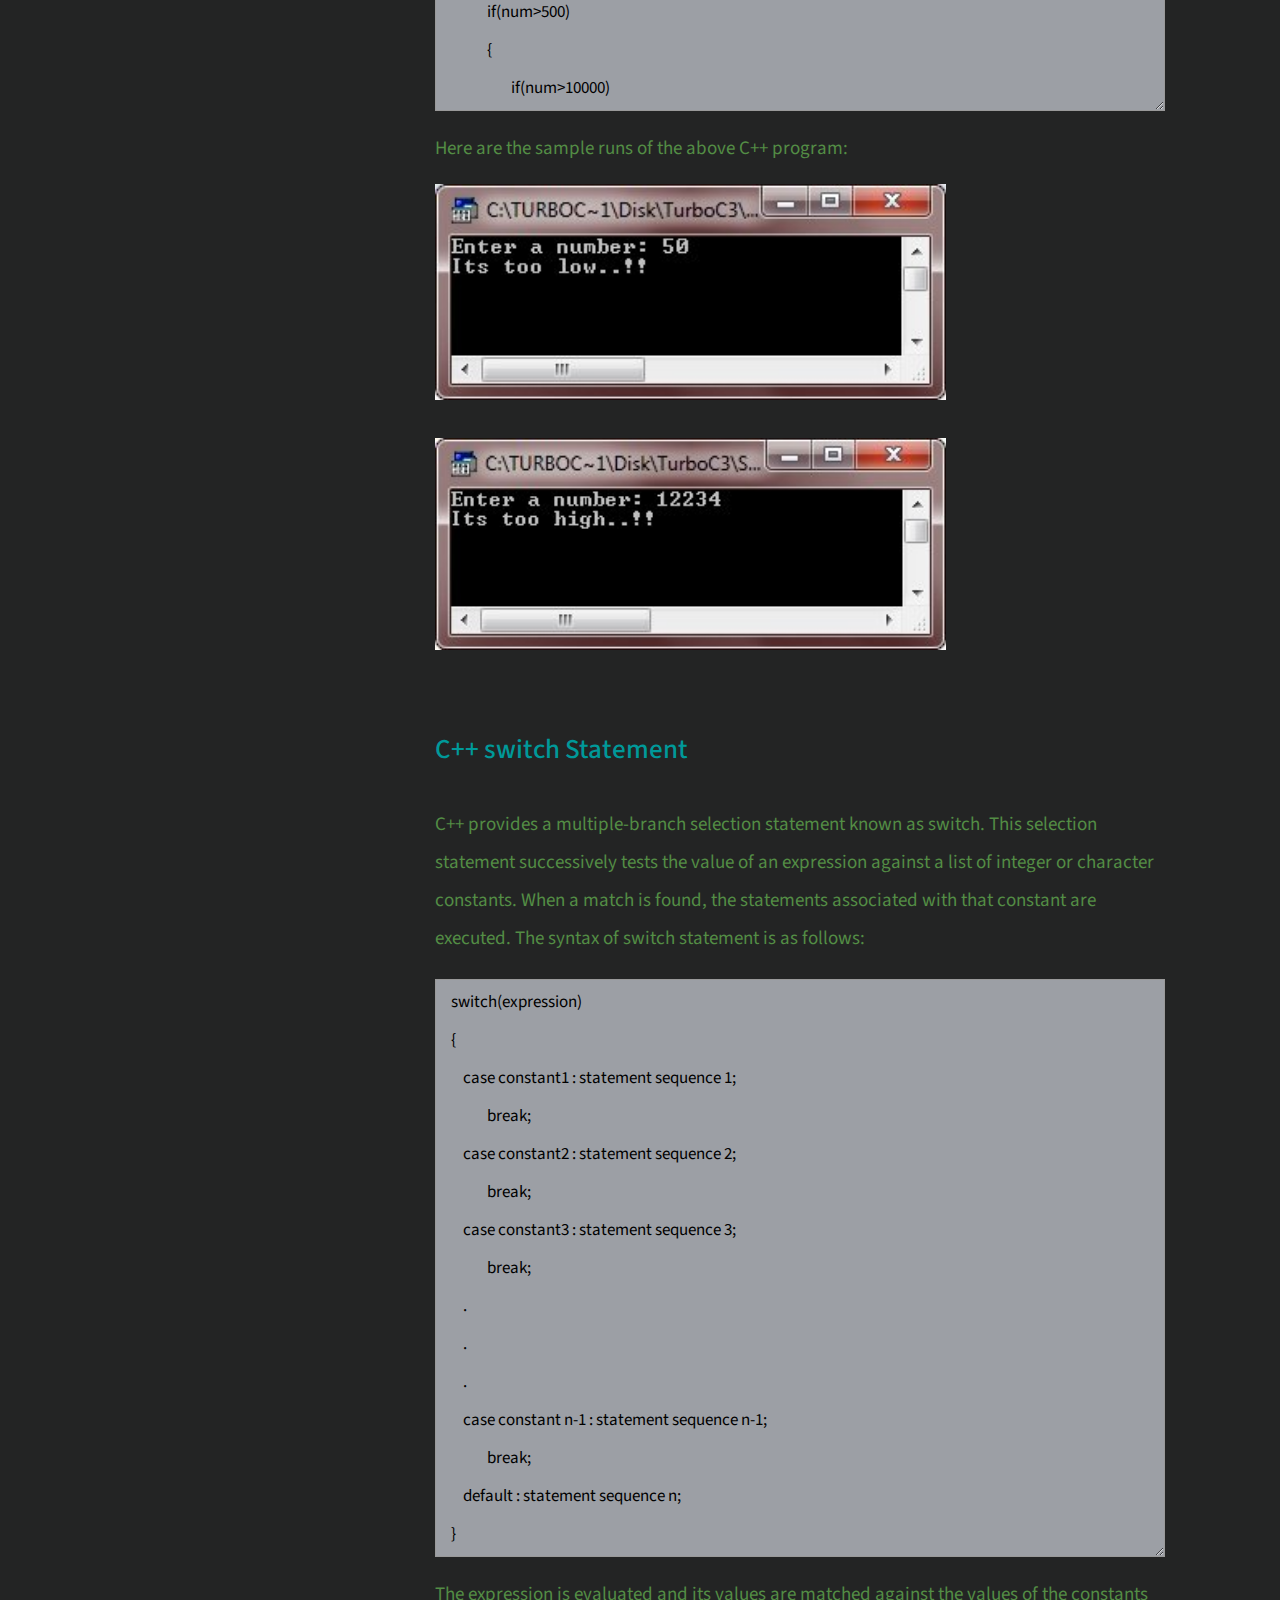
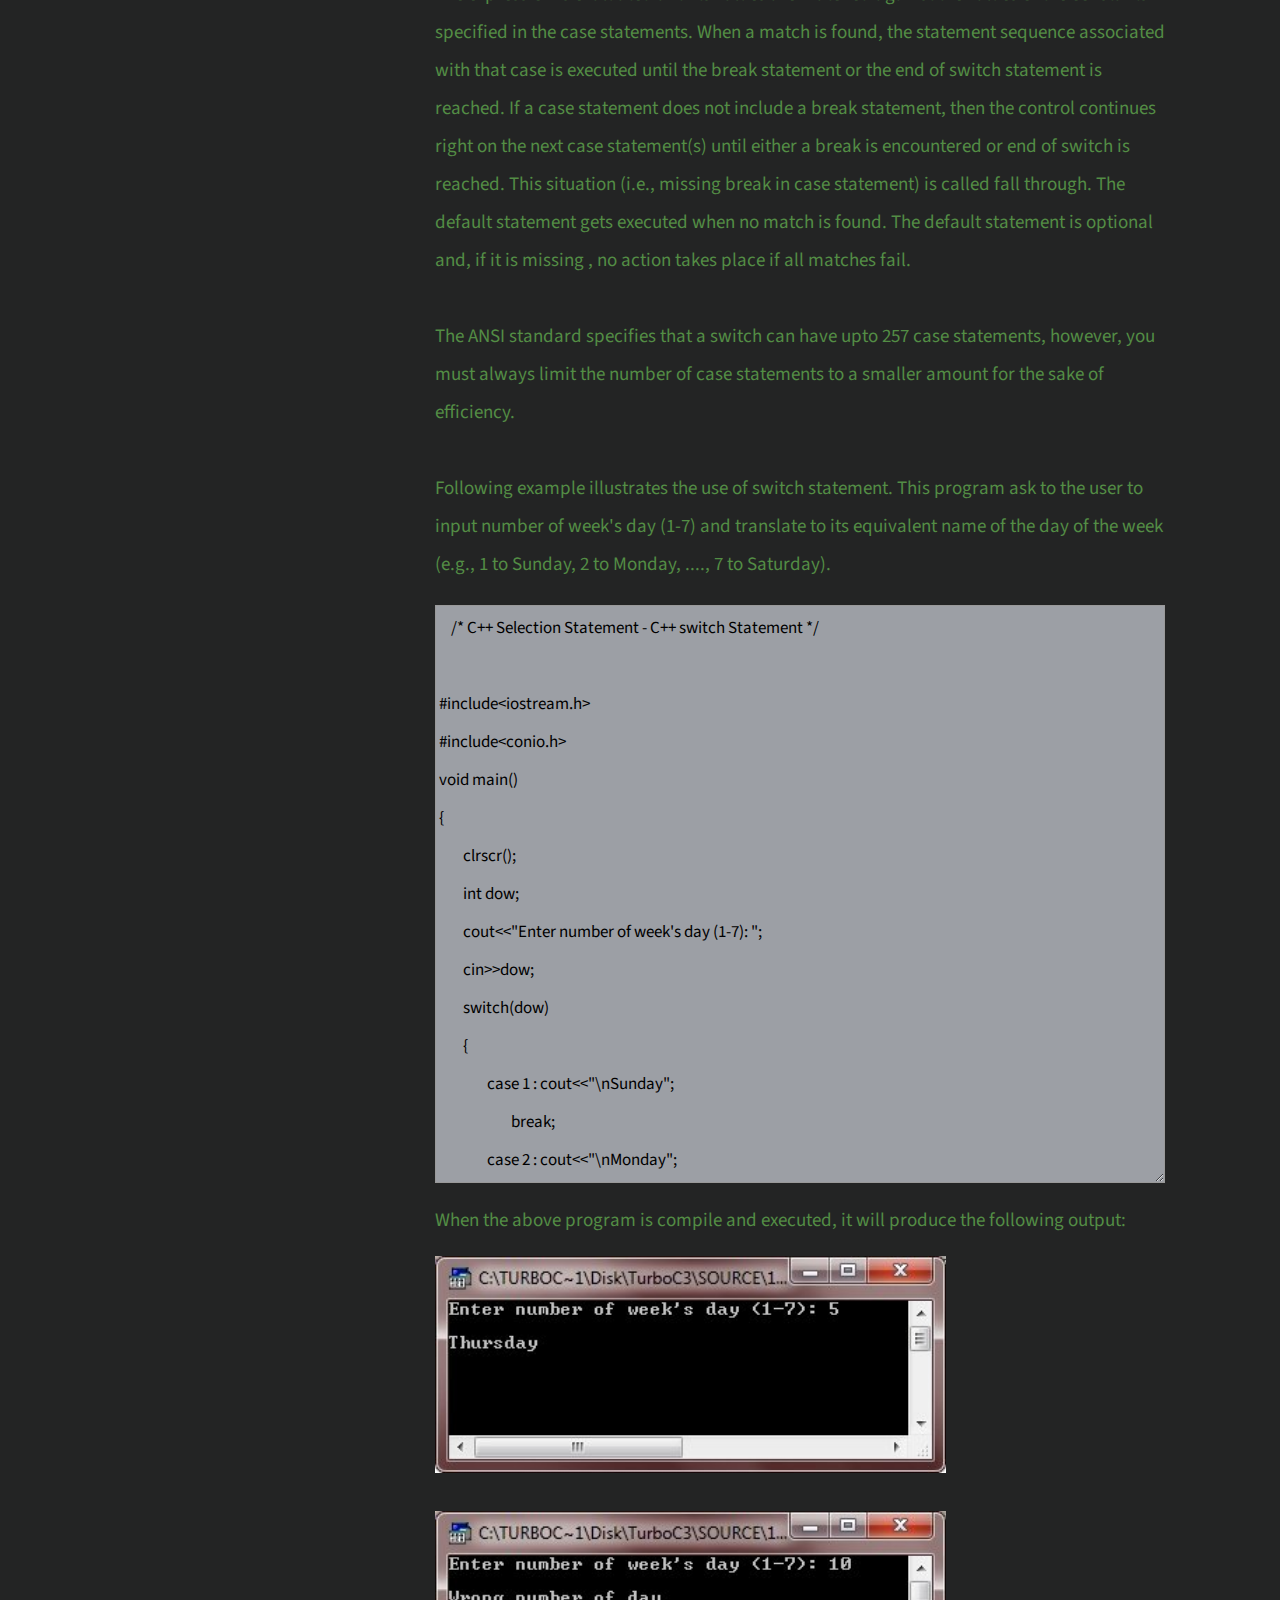
<file: course-lesson8.html>
<!DOCTYPE html>
<html lang="en">

<head>
    <meta charset="UTF-8">
    <meta name="viewport" content="width=device-width, initial-scale=1.0">
    <title>Computer Programming 1</title>
    <link rel="stylesheet" href="fontawesome/css/all.min.css"> <!-- https://fontawesome.com/ -->
    <link href="https://fonts.googleapis.com/css2?family=Source+Sans+Pro&display=swap" rel="stylesheet">
    <!-- https://fonts.google.com/ -->
    <link href="css/bootstrap.min.css" rel="stylesheet">
    <link href="css/templatemo-xtra-blog.css" rel="stylesheet">

</head>

<body>
    <header class="tm-header" id="tm-header">
        <div class="tm-header-wrapper">
            <button class="navbar-toggler" type="button" aria-label="Toggle navigation">
                <i class="fas fa-bars"></i>
            </button>
            <div class="tm-site-header">
                <div class="mb-3 mx-auto tm-site-logo"><i class="fas fa-chalkboard-teacher fa-2x"></i></div>
                <h1 class="text-center">IT102</h1>
            </div>
            <nav class="tm-nav" id="tm-nav">
                <ul>
                    <li class="tm-nav-item"><a href="index.html" class="tm-nav-link">
                            <i class="fas fa-home"></i>
                            Lessons
                        </a></li>
                    <li class="tm-nav-item"><a href="overview.html" class="tm-nav-link">
                            <i class="fas fa-book-open"></i>
                            Overview
                        </a></li>
                </ul>
            </nav>

            <p class="tm-mb-80 pr-5 text-white">
                This course covers the use of general purpose programming language to solve problems. The emphasis is to
                train the students to design,
                implement, and test and debug programs intended to solve computing problems using fundamental
                programming constructs.
                This will be introduces to students with no previous programming experience on how to plan and create
                well-structured programs using
                procedural programming paradigms.. </p>
        </div>
    </header>
    <div class="container-fluid">
        <main class="tm-main">
            <div class="row tm-row tm-mb-45">
                <div class="col-12">
                    <hr class="tm-hr-primary tm-mb-55">
                    <img src="img/programming1.png" width="100%" alt="Image" class="img-fluid">
                </div>
            </div>
            <div class="row tm-row tm-mb-40">
                <div class="col-12">
                    <div class="mb-4">
                        <h2 class="pt-2 tm-mb-40 tm-color-primary tm-post-title">if, nested ifs, if-else, if-else-if and
                            switch statement</h2>
                        <p>Source: <a href="https://codescracker.com/cpp/cpp-selection-statements.htm">codescracker</a>
                        </p>
                        <p class="tm-pt-30">
                            <p>
                                The selection (if, if-else, if-else-if, and switch) statements allows to choose the
                                set-of-instructions for execution depending upon an expression's truth value. C++
                                provides following two types of selection statements:<br><br>

                                • if statement<br>
                                • switch statement
                                <br><br>

                                In addition, in certain circumstances ? operator can be used as an alternative to if
                                statement. The selection statements are also called conditional statements or decision
                                statements (as already discussed in the previous tutorial). We will learn about
                                selection statements of C++ in detail, divided into these parts:<br><br>

                                • if statement<br>
                                • if-else statement<br>
                                • nested ifs statement<br>
                                • switch statement<br>
                                • nested switch statement<br><br><br>
                            </p>
                            <h2 class="pt-2 tm-mb-40 tm-color-primary tm-post-title">C++ if Statement</h2>
                            <p>An if statement tests a particular condition; if the condition evaluates to true, a
                                course-of-action is followed i.e., a statement or set-of-statements is executed.
                                Otherwise (if the condition evaluates to false), the course-of-action is ignored. Here
                                is the syntax or general form of the if statement:</p>

                            <textarea cols="2" rows="4">
if(expression)
{
	statement(s);
}
</textarea>
                            <p>Here, statement may be a single statement or a block of statements, or nothing (in case
                                of empty statement). The expression must be enclosed in parentheses. If the expression
                                evaluates to true i.e., a nonzero value, the statement is executed, otherwise ignored.
                                For example, the following code fragment :</p>
                            <textarea cols="2" rows="4">
if(ch == ' ')
{
	spaces++;
}
</textarea>
                            <p>Checks whether the character variable ch stores a space or not; if it does, the number of
                                spaces are incremented by 1. Consider another example illustrating the use of if
                                statement :</p>

                            <textarea cols="2" rows="10">
char ch;
cin >> ch;
if(ch == ' ')
{
	cout << "You entered a space" << "\n" ;
}
if(ch >= '0' && ch <= '9')
{
	cout << "You entered a digit" << "\n";
}
</textarea>
                            <p>The above example reads a character. If the character input is a space, if flashes a
                                message specifying it. If the character input is a digit, it flashes a message
                                specifying it. Let's take an example demonstrating the if statement of C++ practically.
                            </p>

                            <textarea cols="2" rows="16">
/* C++ Selection Statements - C++ if Statement */

#include<iostream.h>
#include<conio.h>
void main()
{
	clrscr();
	char ch;
	cout<<"Enter a character: ";
	cin>>ch;
	if(ch>='0' && ch<='9')
	{
		cout<<"You entered a digit.";
	}
	getch();
}
</textarea>
                            <p>Here is the sample run of the above C++ program:</p>
                            <img src="img/lesson8.jpg" alt="" width="70%" draggable="false"><br>
                            <p>Let's take another example, also demonstrating the if statement of C++</p>

                            <textarea cols="2" rows="16">
/* C++ Selection Statements - C++ if Statement */
#include<iostream.h>
#include<conio.h>
void main()
{
	clrscr();
	int num;
	cout<<"Enter a number: ";
	cin>>num;
	if(num%2==0)
	{
		cout<<"You entered an even number";
	}
	getch();
}
</textarea>
                            <p>Here is the sample run of this C++ program:</p>
                            <img src="img/lesson8.1.jpg" alt="" width="70%" draggable="false"><br>
                            <p>Following example programs also illustrates the syntax and working of the if statement :
                            </p>

                            <textarea cols="2" rows="16">
/* C++ Selection Statements - C++ if Statement */

#include<iostream.h>
#include<conio.h>
void main()
{
	clrscr();
	int x, y, z, max;
	cout<<"Enter any three numbers: ";
	cin>>x>>y>>z;
	max = x;
	if(y>max)
	{
		max = y;
	}
	if(z>max)
	{
		max = z;
	}
	cout<<"\n"<<"The largest of "<<x<<", "<<y<<" and "<<z<<" is "<<max;
	getch();
}
</textarea>
                            <p>When the above C++ program is compile and executed, it will produce the following output.
                                This is the output, if 3rd number is biggest.</p>
                            <img src="img/lesson8.2.jpg" alt="" width="70%" draggable="false">
                            <p>Here is another output, if 2nd number is biggest.</p>
                            <img src="img/lesson8.3.jpg" alt="" width="70%" draggable="false">
                            <p>Now, here is the last output, if 1st number is biggest:</p>
                            <img src="img/lesson8.4.jpg" alt="" width="70%" draggable="false"><br><Br><br><br><br>


                            <h2 class="pt-2 tm-mb-40 tm-color-primary tm-post-title">C++ if-else Statement</h2>
                            <p>The examples of if statement, you have seen so far allow you to execute a set of
                                statements if a condition or expression evaluates to true. What if there is another
                                course of action to be followed if the expression evaluates to false ?<br><br>

                                There is another form of if that allows for this kind of either-or condition by
                                providing an else clause. The syntax of the if-else statement is the following :
                            </p>
                            <textarea cols="2" rows="8">
if(expression)
{
	statement 1;
}
else
{
	statement 2;
}
</textarea>
                            <p>If the expression evaluates to true i.e., a nonzero value, the statement 1 is executed,
                                otherwise, statement 2 is executed. The statement 1 and statement 2 can be a single
                                statement, or a compound statement, or a null statement.</p>
                            <p><b>Note</b> - Remember, in an if-else statement, only the code associated with if (i.e.,
                                statement 1) or the code associated with else (i.e., statement 2) executes, never
                                both.<br><br>
                                Let's take an example program, demonstrating the if-else statement of C++, practically.
                            </p>
                            <textarea cols="2" rows="16">
/* C++ Selection Statements - C++ if-else Statement */

#include<iostream.h>
#include<conio.h>
void main()
{
	clrscr();
	int num;
	cout<<"Enter a number: ";
	cin>>num;
	if(num%2==0)
	{
		cout<<"You entered an even number";
	}
	else
	{
		cout<<"You entered an odd number";
	}
	getch();
}
</textarea>
                            <p>Below are the two sample run of the above C++ program:</p>
                            <img src="img/lesson8.5.jpg" alt="" width="70%" draggable="false"><br><br>
                            <img src="img/lesson8.6.jpg" alt="" width="70%" draggable="false"><br><br>
                            <p>Here is another program, also illustrating the use of if-else statement in a C++ program:
                            </p>
                            <textarea cols="2" rows="16">
/* C++ Selection Statements - C++ if-else Statement */

#include<iostream.h>
#include<conio.h>
void main()
{
	clrscr();
	int x, y ;
	cout<<"Enter two numbers: ";
	cin>>x>>y;
	if(x>y)
	{
		cout<<x<<" is largest";
	}
	else
	{
		cout<<y<<" is largest";
	}
	getch();
}
</textarea>
                            <p>When the above C++ program is compile and executed, it will produce the following output:
                            </p>
                            <img src="img/lesson8.7.jpg" alt="" width="70%" draggable="false"><br><br>
                            <p><b>Important</b> - Placement of semicolon is also important. In an if statement, DO NOT
                                put
                                semicolon in the line having test condition, such as</p>
                            <textarea cols="2" rows="1">
if (y > max) ; // DO NOT do this
</textarea>
                            <p><b>Caution</b> - If you put a semicolon after the test condition, the if statement ends
                                there.
                                The block or statements following are no more part of if in such cases. Now, let's
                                discuss nested ifs statement in C++.</p><br><br>

                            <h2 class="pt-2 tm-mb-40 tm-color-primary tm-post-title">C++ nested ifs Statement</h2>
                            <p>A nested if is an if that has another if in its if's body or in its else's body. The
                                nested if can have one of the following three forms. Here is the first form:</p>

                            <textarea cols="2" rows="15">
if(expression 1)
{
	if(expression 2)
	{
		statement 1;
	}
	else
	{
		statement 2;
	}
}
else
{
	body-of-else;
}
</textarea>

                            <p>This is the second form of nested ifs statement:</p>
                            <textarea cols="2" rows="15">
if(expression 1)
{
	body-of-if;
	else
	{
		if(expression 2)
		{
			statement 1;
		}
		else
		{
			statement 2;
		}
	}
}
</textarea>
                            <p>Now, this is the third form of nested ifs statement:</p>
                            <textarea cols="2" rows="15">
if(expression 1)
{
	if(expression 2)
	{
		statement 1;
	}
	else
	{
		statement 2;
	}
}
else
{
	if(expression 3)
	{
		statement 3;
	}
	else
	{
		statement 4;
	}
}
</textarea>
                            <p>In an if statement, either there can be if statement(s) in its body-of-if or in its
                                body-of-else or in both. The inner ifs can themselves be nested ifs, but the inner if
                                must terminate before an outer if. Following example programs illustrates the use of
                                nested ifs</p>
                            <textarea cols="2" rows="15">
/* C++ Selection Statements - C++ nested ifs Statement */

#include<iostream.h>
#include<conio.h>
void main()
{
	clrscr();
	int num;
	cout<<"Enter a number: ";
	cin>>num;
	if(num>100)
	{
		if(num>500)
		{
			if(num>10000)
			{
				cout<<"Its too high..!!";
			}
			if(num<1000)
			{
				cout<<"Its medium..!!";
			}
		}
		if(num<=500)
		{
			cout<<"Its low..!!";
		}
	}
	if(num<=100)
	{
		cout<<"Its too low..!!";
	}
	getch();
}
</textarea>
                            <p>Here are the sample runs of the above C++ program:</p>

                            <img src="img/lesson8.8.jpg" alt="" width="70%" draggable="false"><br><br>
                            <img src="img/lesson8.9.jpg" alt="" width="70%" draggable="false">
                            <br><br><br>


                            <h2 class="pt-2 tm-mb-40 tm-color-primary tm-post-title">C++ switch Statement</h2>
                            <p>C++ provides a multiple-branch selection statement known as switch. This selection
                                statement successively tests the value of an expression against a list of integer or
                                character constants. When a match is found, the statements associated with that constant
                                are executed. The syntax of switch statement is as follows:</p>
                            <textarea cols="2" rows="15">
    switch(expression)
    {
        case constant1 : statement sequence 1;
                break;
        case constant2 : statement sequence 2;
                break;
        case constant3 : statement sequence 3;
                break;
        .
        .
        .
        case constant n-1 : statement sequence n-1;
                break;
        default : statement sequence n;
    }
</textarea>
                            <p>The expression is evaluated and its values are matched against the values of the
                                constants specified in the case statements. When a match is found, the statement
                                sequence associated with that case is executed until the break statement or the end of
                                switch statement is reached. If a case statement does not include a break statement,
                                then the control continues right on the next case statement(s) until either a break is
                                encountered or end of switch is reached. This situation (i.e., missing break in case
                                statement) is called fall through. The default statement gets executed when no match is
                                found. The default statement is optional and, if it is missing , no action takes place
                                if all matches fail. <br><br>

                                The ANSI standard specifies that a switch can have upto 257 case statements, however,
                                you must always limit the number of case statements to a smaller amount for the sake of
                                efficiency.<br><br>

                                Following example illustrates the use of switch statement. This program ask to the user
                                to input number of week's day (1-7) and translate to its equivalent name of the day of
                                the week (e.g., 1 to Sunday, 2 to Monday, ...., 7 to Saturday).
                            </p>
                            <textarea cols="2" rows="15">
    /* C++ Selection Statement - C++ switch Statement */

#include<iostream.h>
#include<conio.h>
void main()
{
	clrscr();
	int dow;
	cout<<"Enter number of week's day (1-7): ";
	cin>>dow;
	switch(dow)
	{
		case 1 : cout<<"\nSunday";
			break;
		case 2 : cout<<"\nMonday";
			break;
		case 3 : cout<<"\nTuesday";
			break;
		case 4 : cout<<"\nWednesday";
			break;
		case 5 : cout<<"\nThursday";
			break;
		case 6 : cout<<"\nFriday";
			break;
		case 7 : cout<<"\nSaturday";
			break;
		default : cout<<"\nWrong number of day";
			break;
	}
	getch();
}
</textarea>
                            <p>When the above program is compile and executed, it will produce the following output:</p>
                            <img src="img/8.10.jpg" alt="" width="70%" draggable="false"><br><br>
                            <img src="img/8.11.jpg" alt="" width="70%" draggable="false">

                            <br><br><br>
                            <h2 class="pt-2 tm-mb-40 tm-color-primary tm-post-title">switch Vs if-else</h2>
                            <p>The switch and if-else both are selection statements and they both let you select an
                                alternative out of given many alternatives by testing an expression. However, there are
                                some differences in their operations. These are given below:</p>

                            <p>
                                • The switch statement differs from the if statement in that switch can only test for
                                equality whereas if can evaluate a relational or logical expression i.e., multiple
                                conditions.<br>
                                • The switch statement selects its branches by testing the value of same variable
                                (against a set of constants) whereas the if-else construction lets you use a series of
                                expressions that may involve unrelated variables and complex expressions.<br>
                                • The if-else is more versatile of the two statements. For example, if-else can handle
                                ranges whereas switch cannot. Each switch case label must be a single value.<br>
                                • The if-else statement can handle floating-point tests also apart from handling integer
                                and character tests whereas a switch cannot handle floating-point tests. The case labels
                                of switch must be an integer (which includes char also).<br>
                                • The switch case label value must be a constant. So, if two or more variables are to be
                                compared, use if-else.<br>
                                • The switch statement is more efficient choice in terms of code used in a situation
                                that supports the nature of switch operation (testing a value against a set of
                                constants).<br>
                            </p><br><br><br>




                            <h2 class="pt-2 tm-mb-40 tm-color-primary tm-post-title">C++ Nested-Switch</h2>
                            <p>Like if statements, a switch can also be nested. There can be a switch as part of the
                                statement sequence of another switch. For example, the following code fragment is
                                perfectly all right in C++</p>

                            <textarea cols="2" rows="15">
   switch(a)
{
  case 1 : switch(b)
		    {
			 case 0 : cout << "Divide by zero-Error !!" ;
					  	break;
			  case 1 : res = a/b ;
			}
			break;
  case 2 :
	   :
}
}
</textarea>
                            <h2 class="pt-2 tm-mb-40 tm-color-primary tm-post-title">Some important Things to know about
                                switch</h2>
                            <p>There are some important things that you must know about the switch statement :</p>

                            <p>
                                • A switch statement can only work for equality comparisons.<br>
                                • TNo two case labels in the same switch can have identical values. But, in case of
                                nested switch statements the case constants of the inner and outer switch can contains
                                common values.<br>
                                • If character constants are used in the switch statement, they are automatically
                                converted to their integers (i.e., their equivalent ASCII codes).<br>
                                • The switch statement is more efficient than if in a situation that supports the nature
                                of switch operation.<br>
                               </p>

                            
                            <p>
                            <b>Tip </b>- A switch statement is more efficient than nested if-else statement.<br>
                            <b>Tip </b>- Always put a break statement after the last case statement in a switch.
                        </p>
                    </div>
                </div>
            </div>
        </main>
    </div>
    <script src="js/jquery.min.js">
    </script>
    <script src="js/templatemo-script.js"></script>
</body>

</html>
</file>
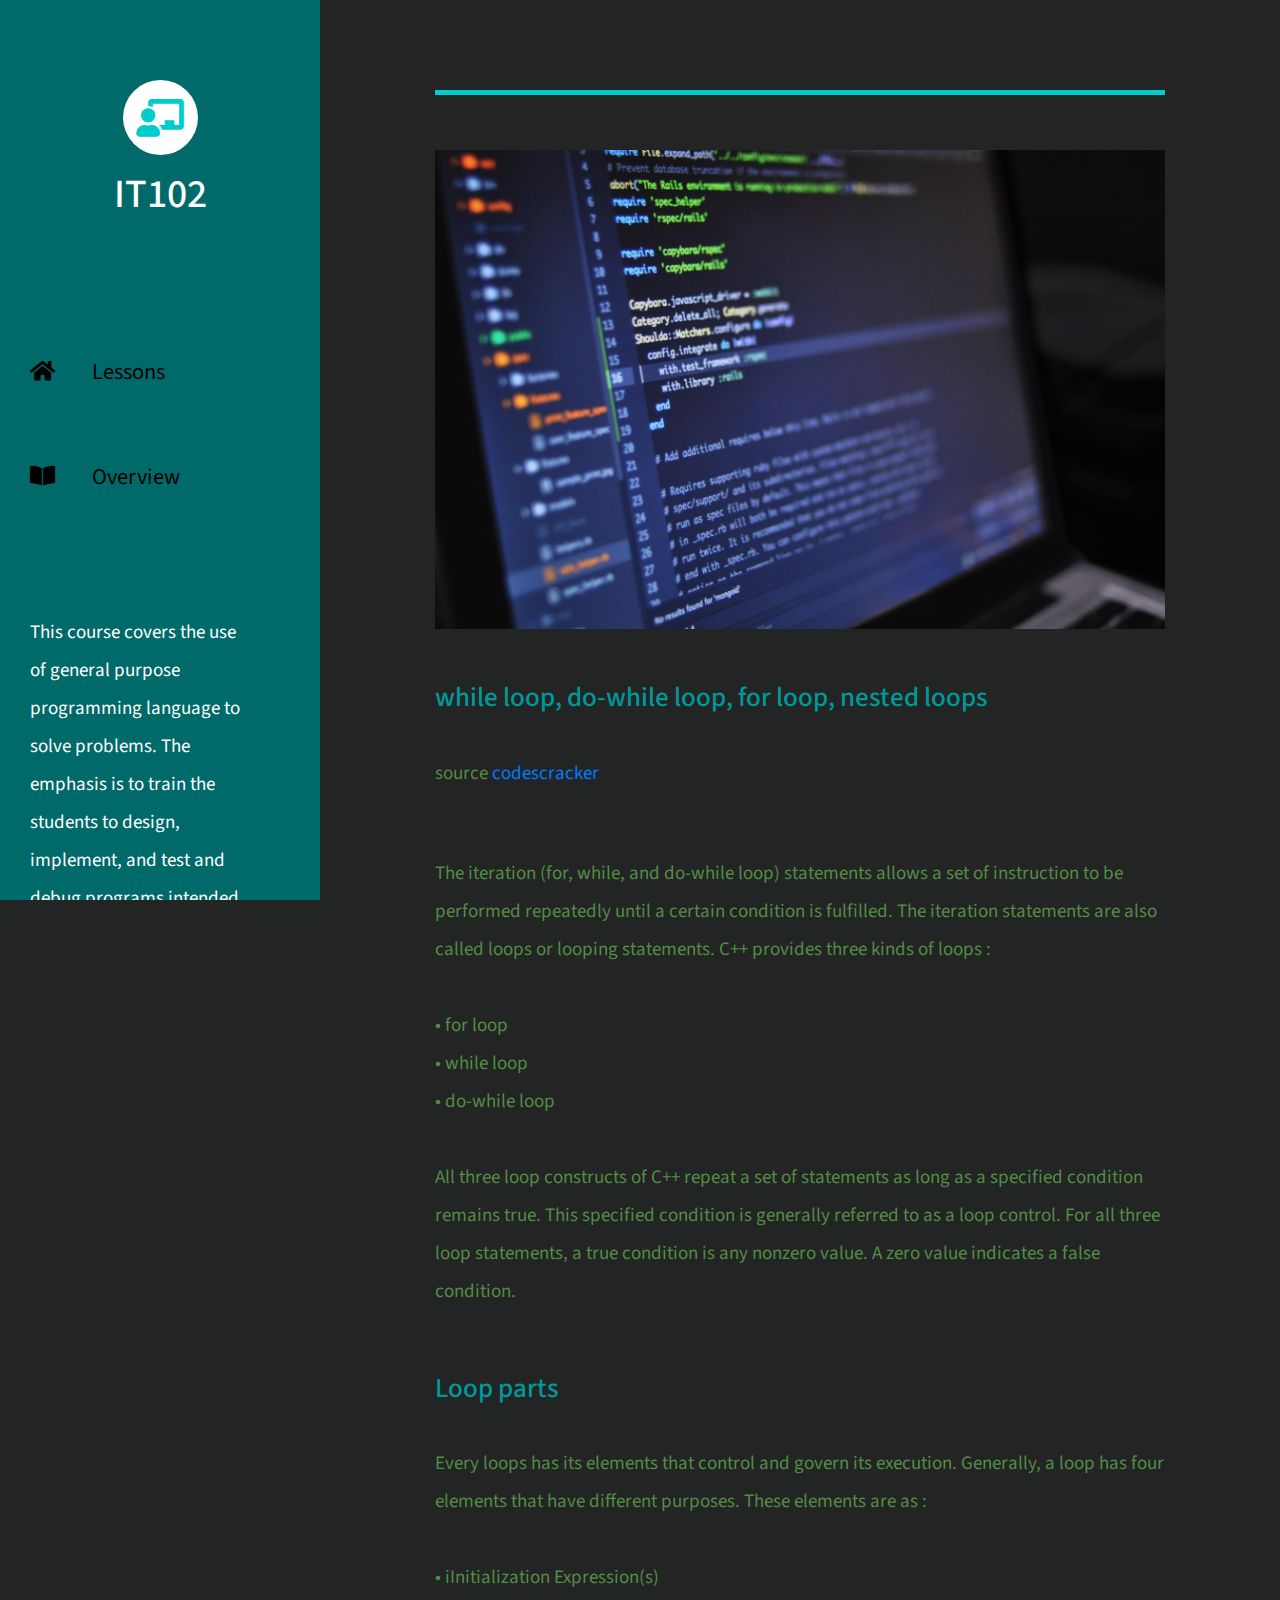
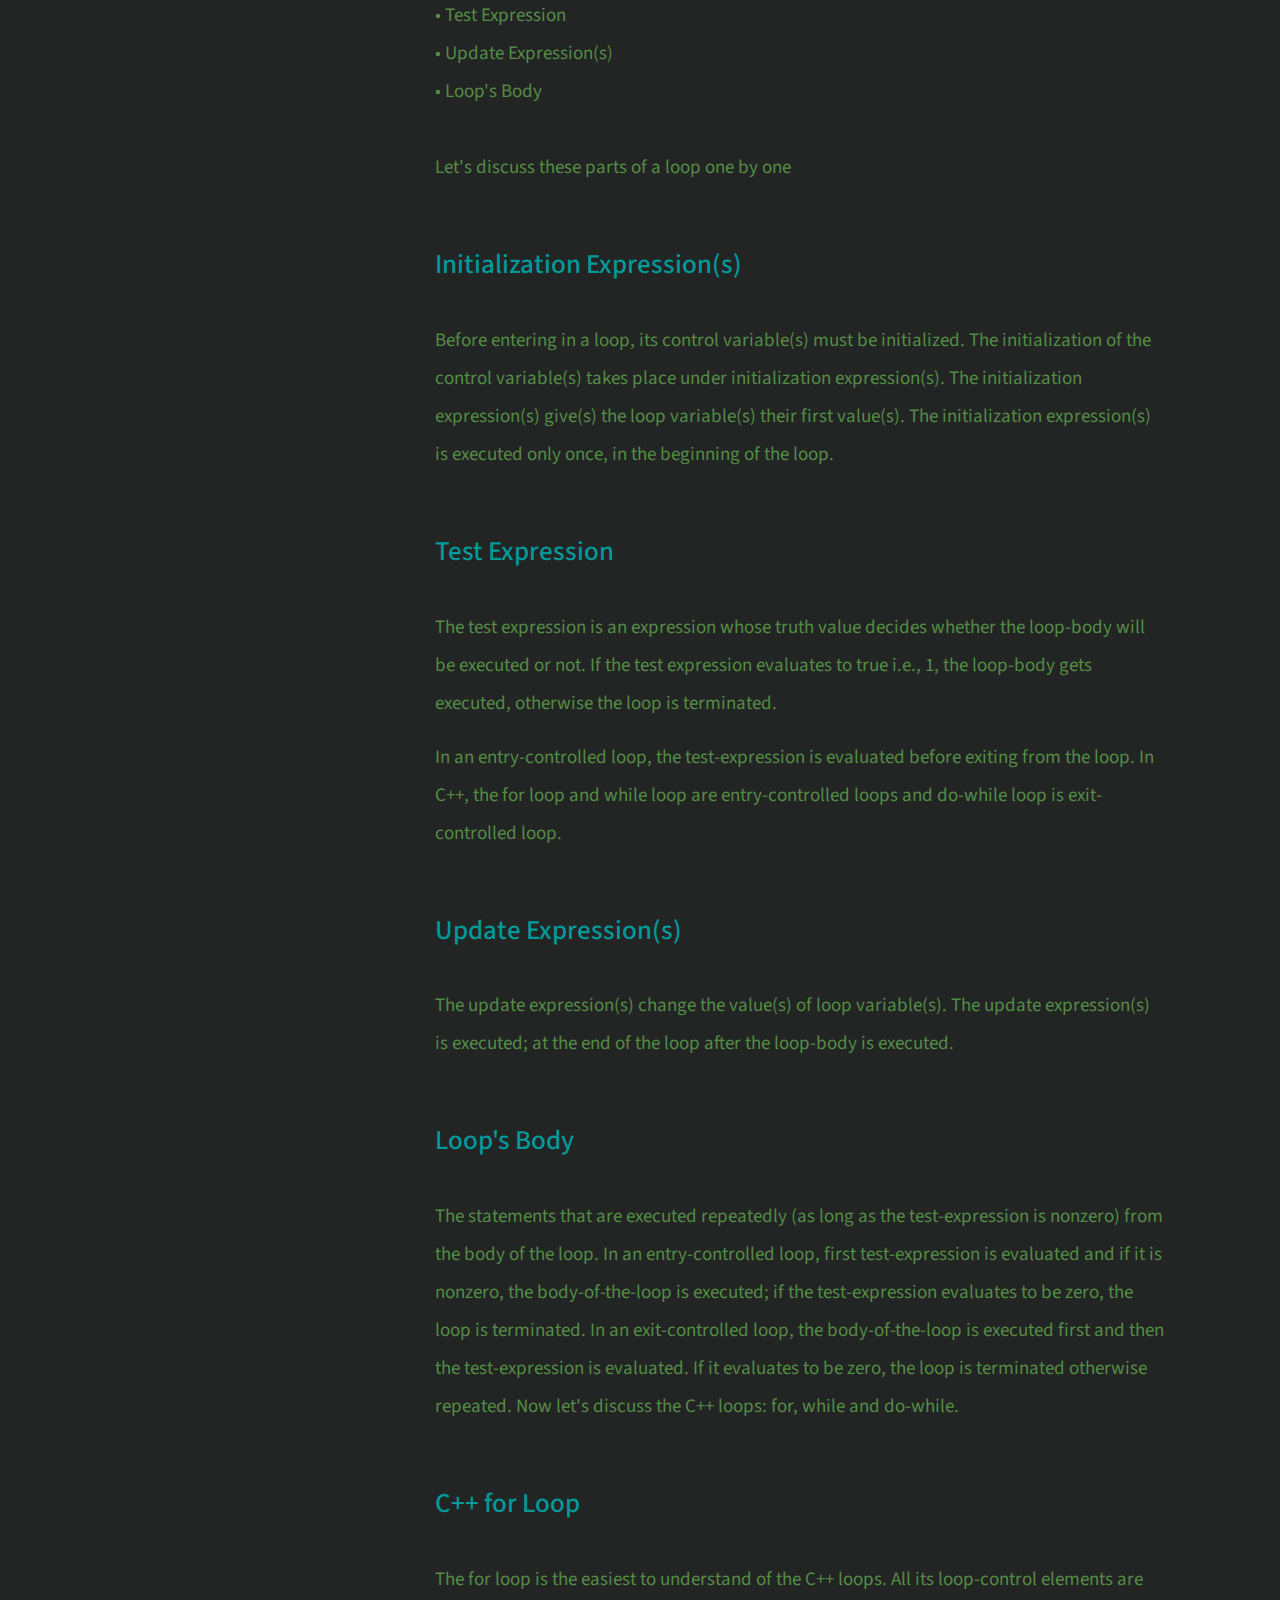
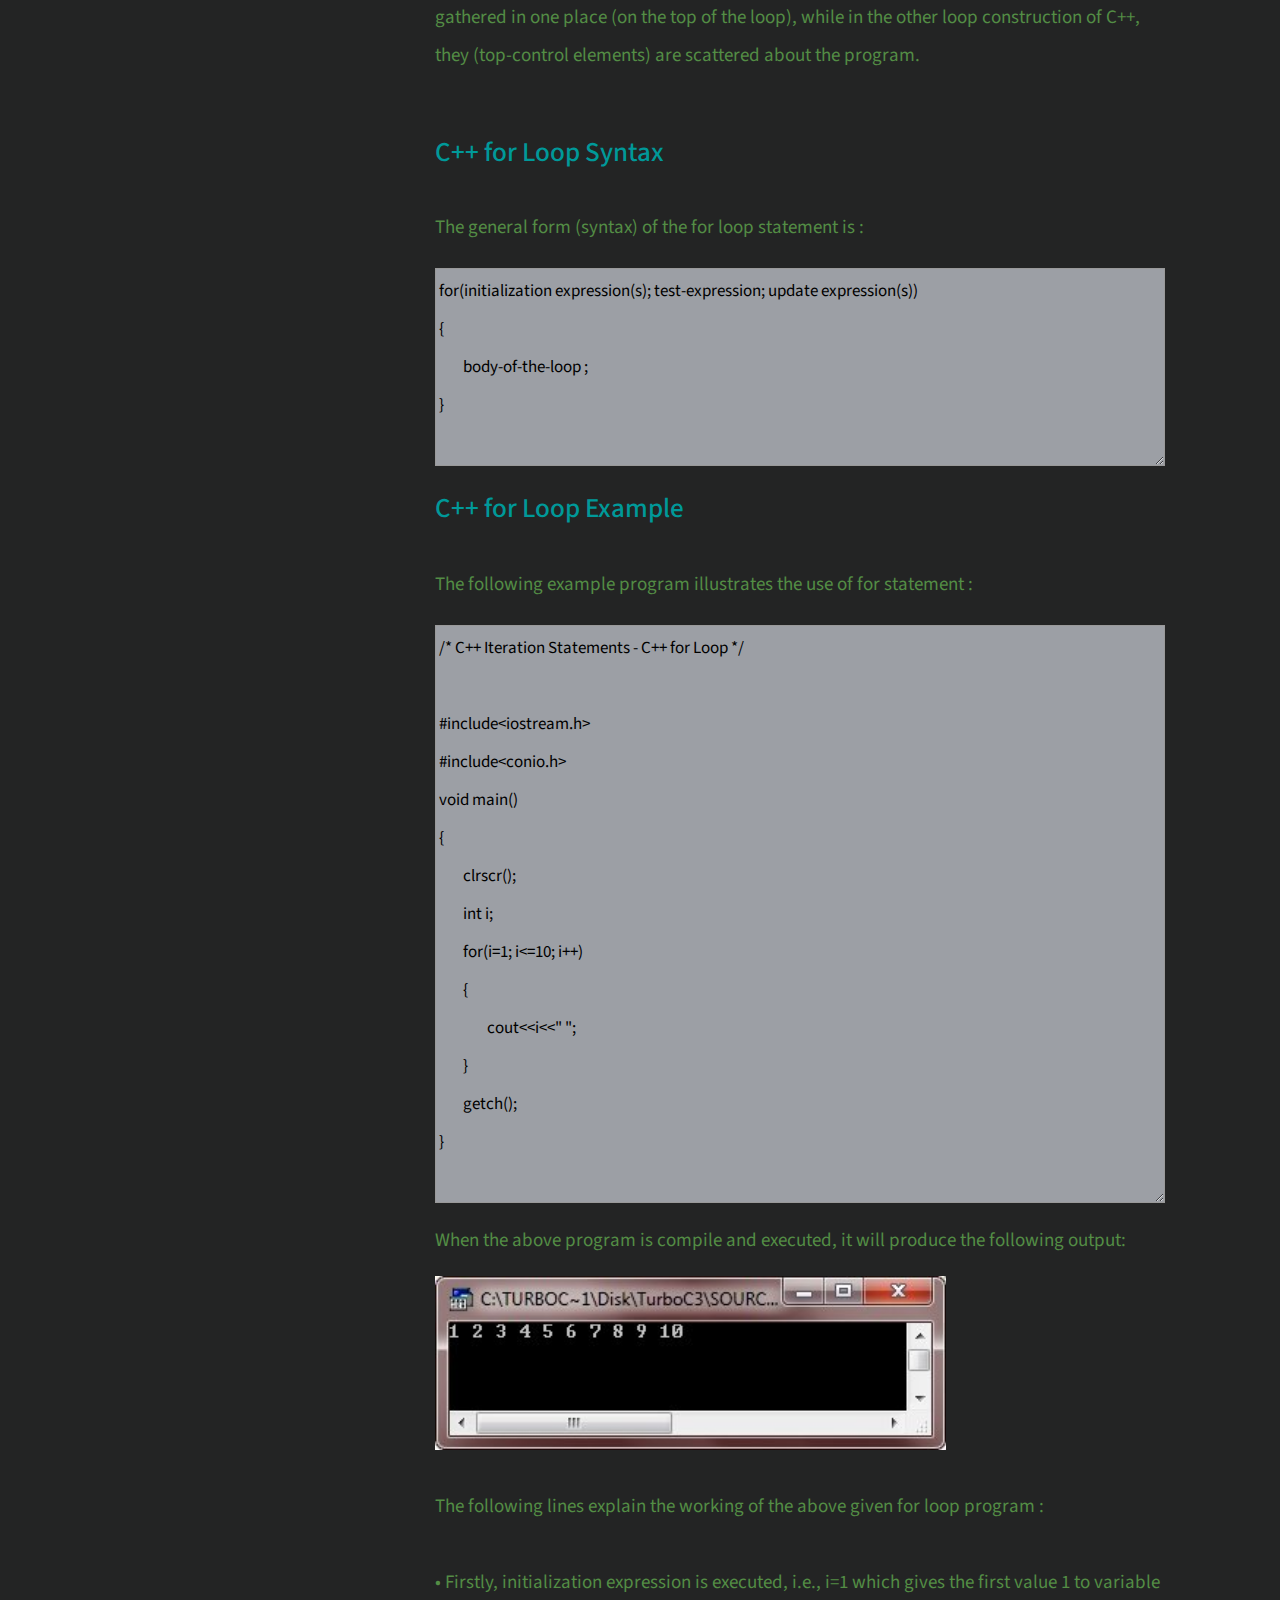
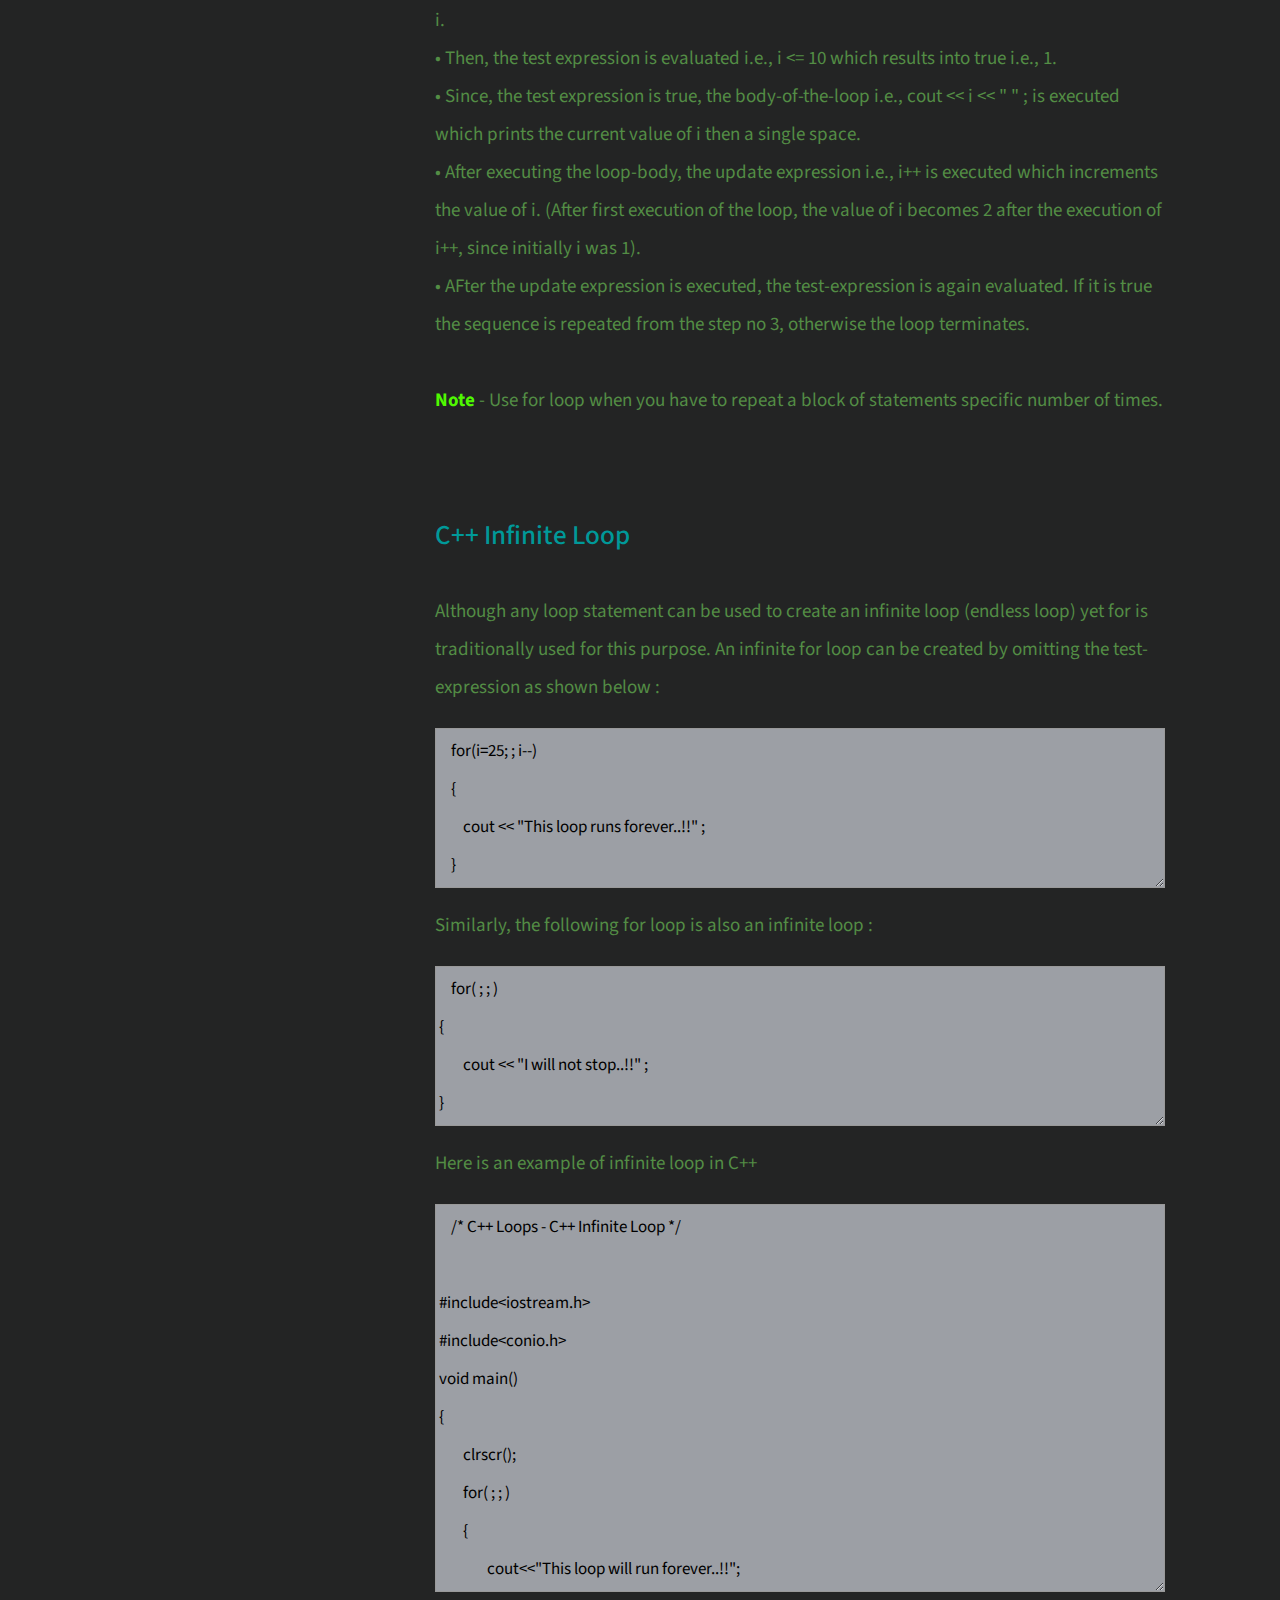
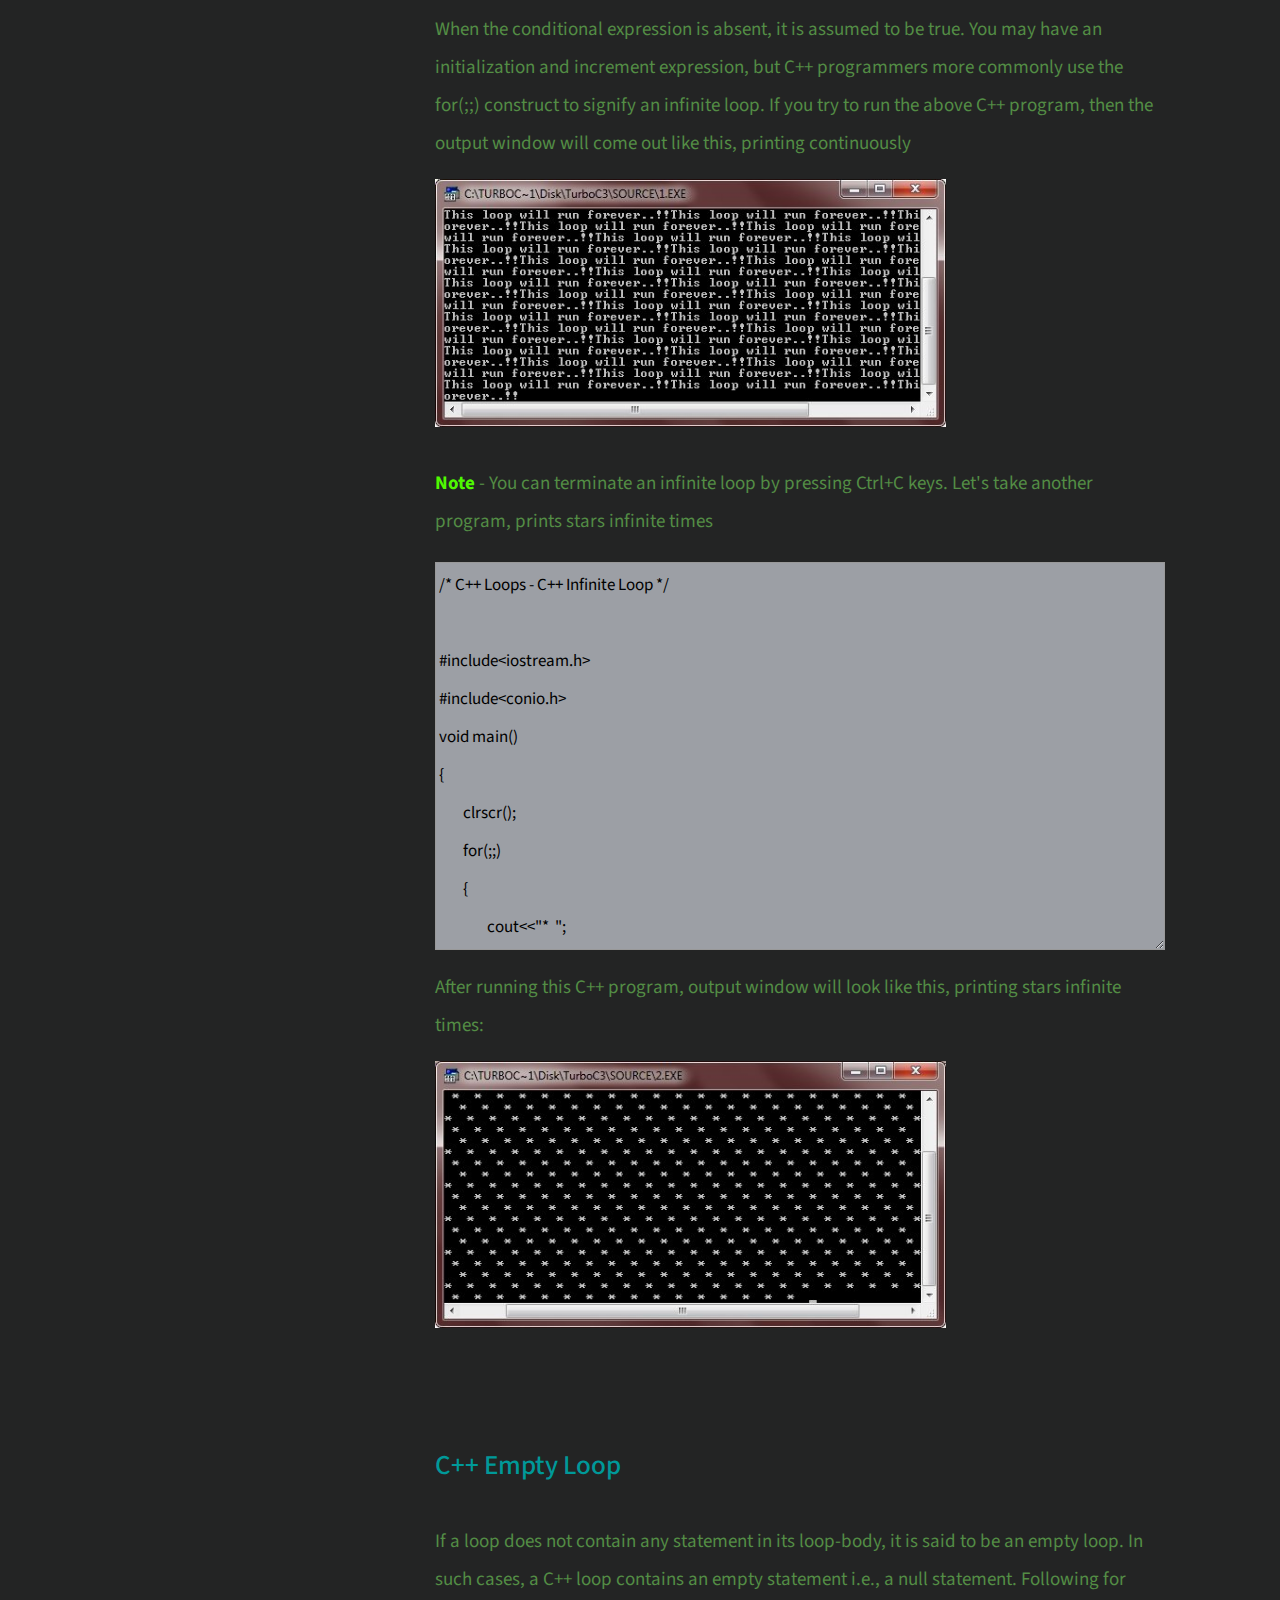
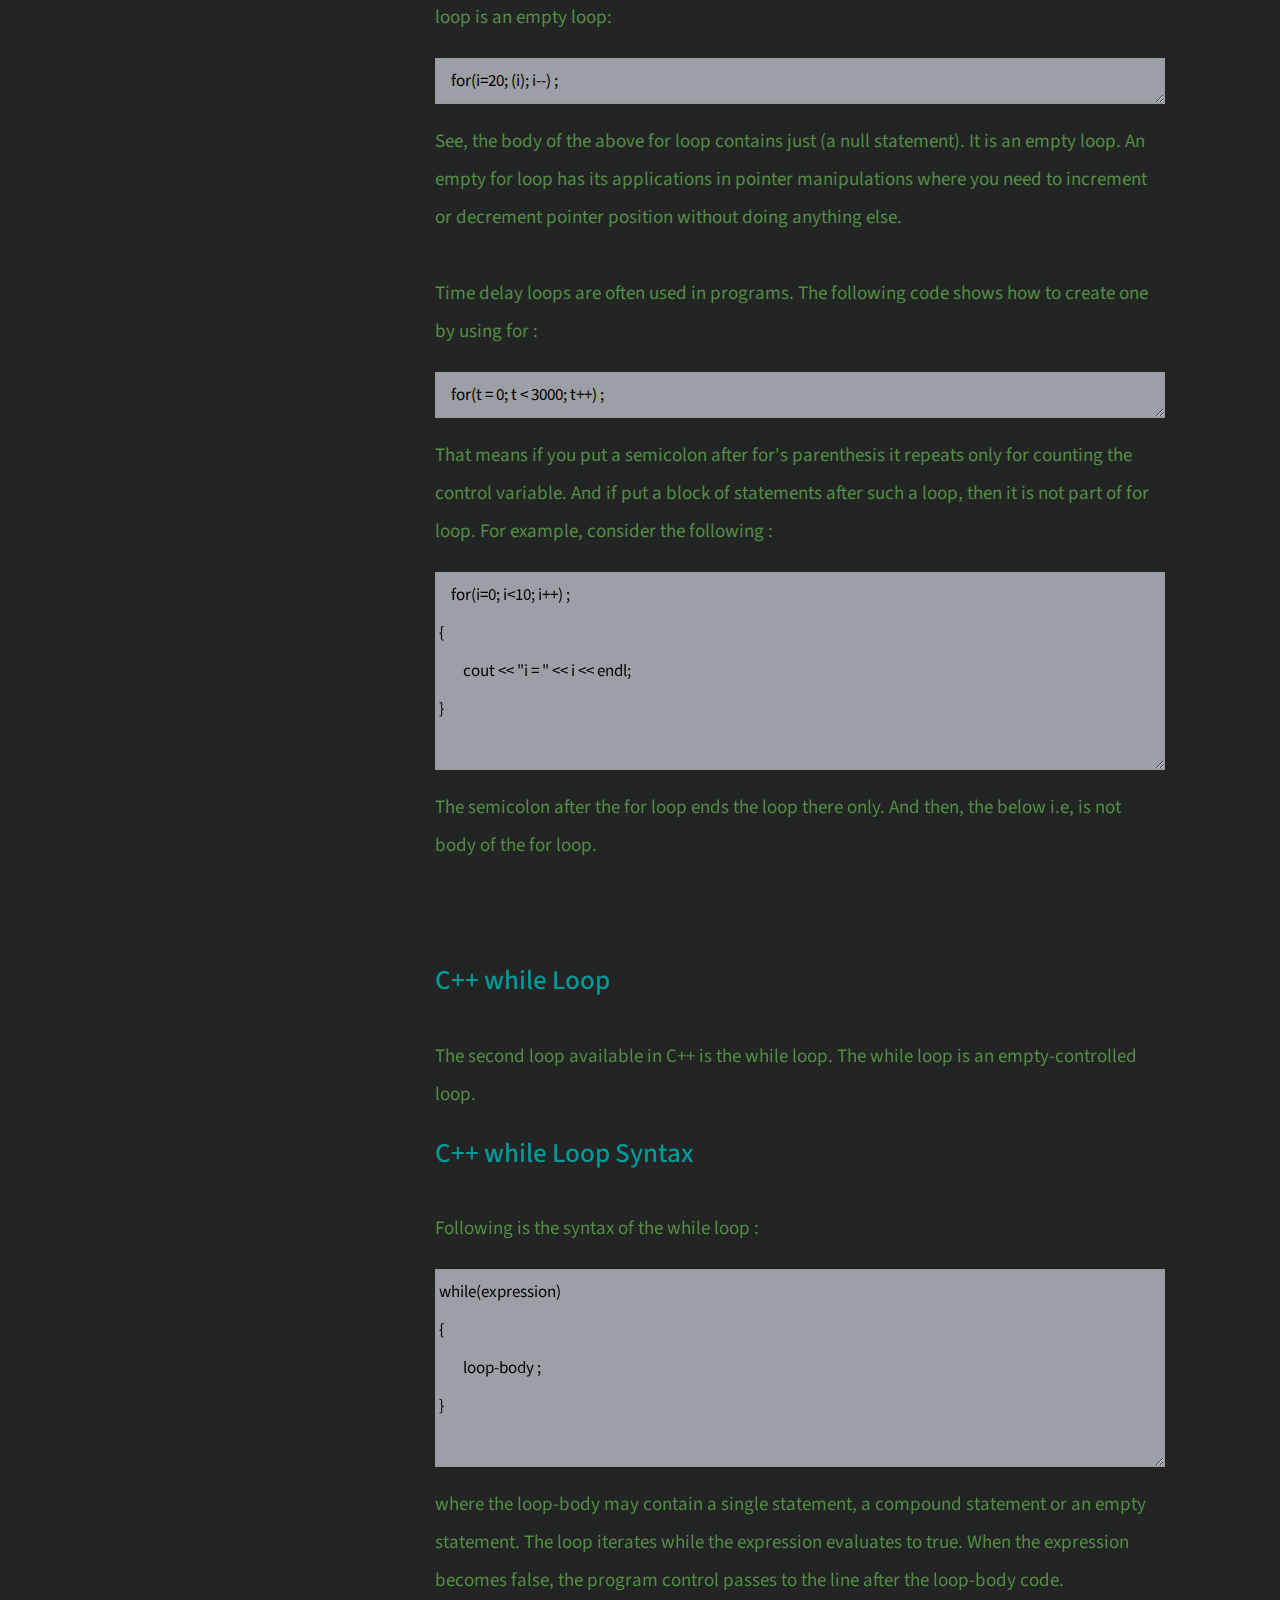
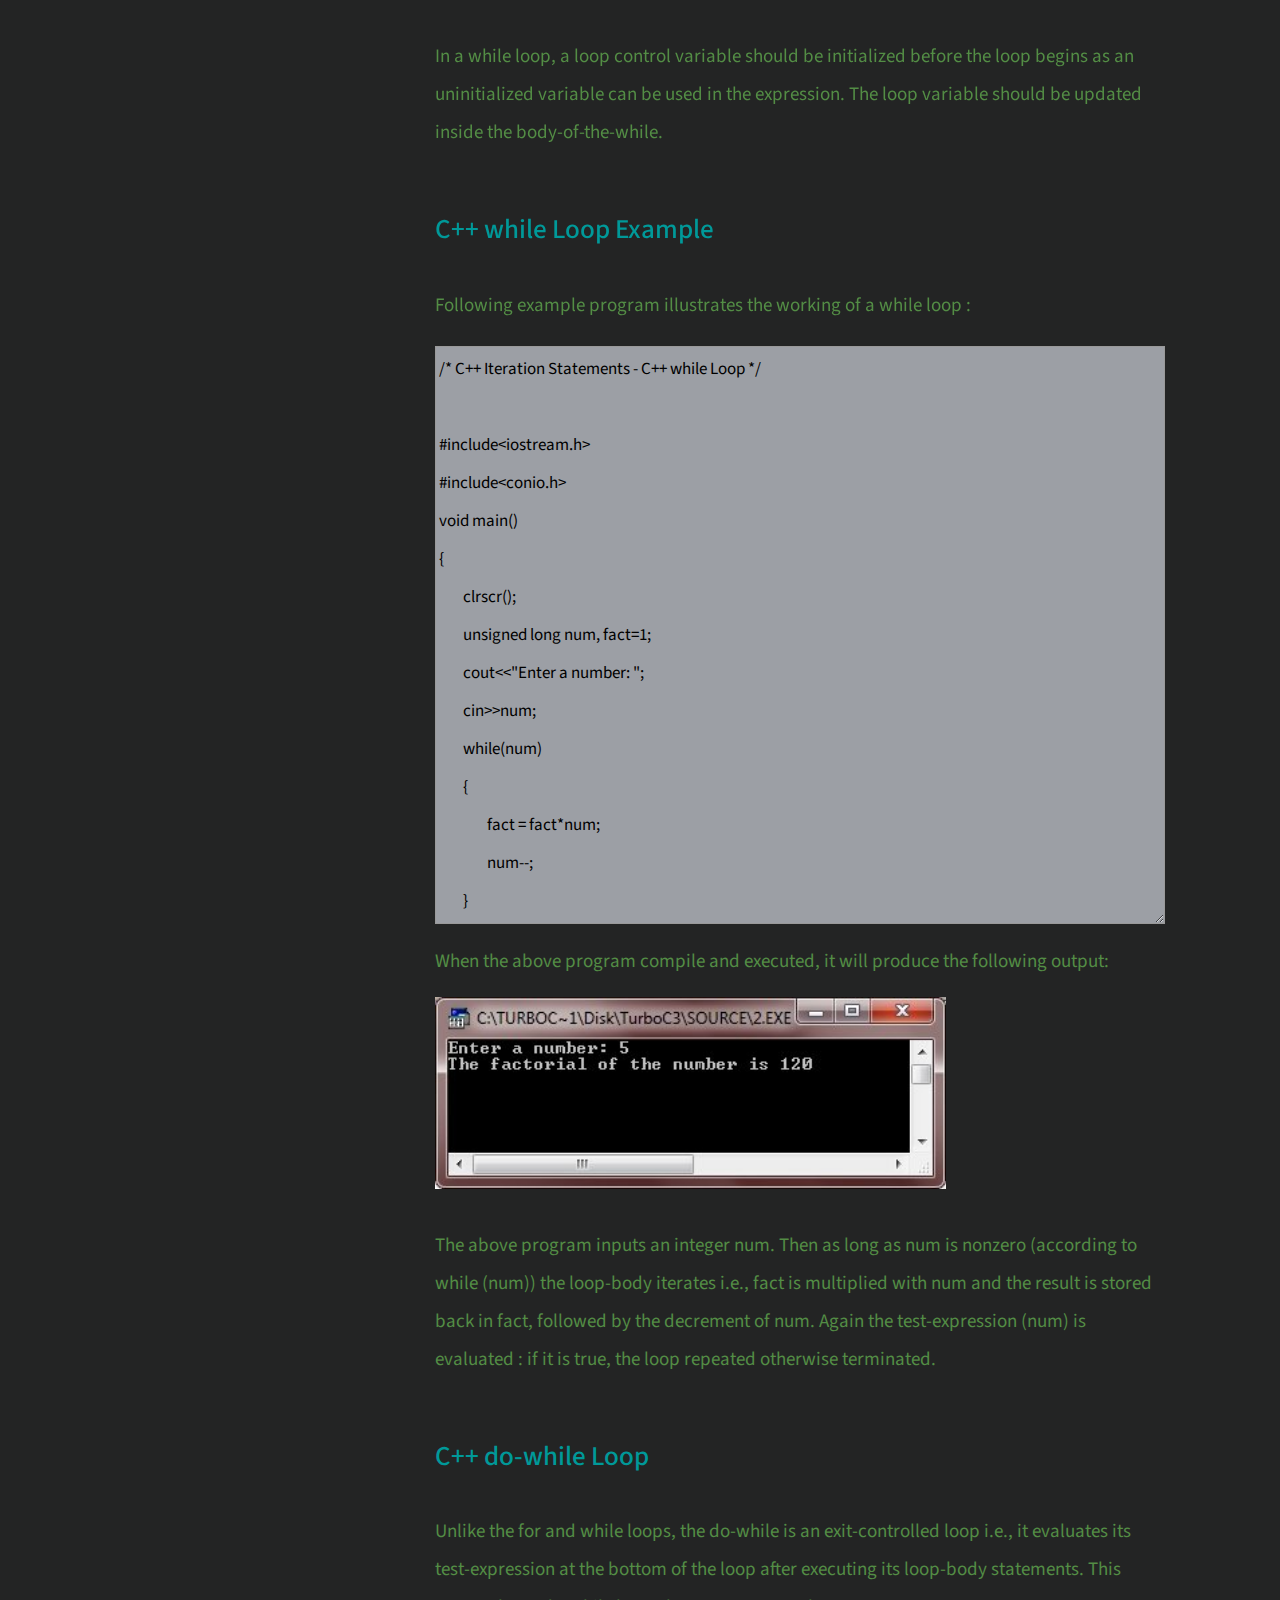
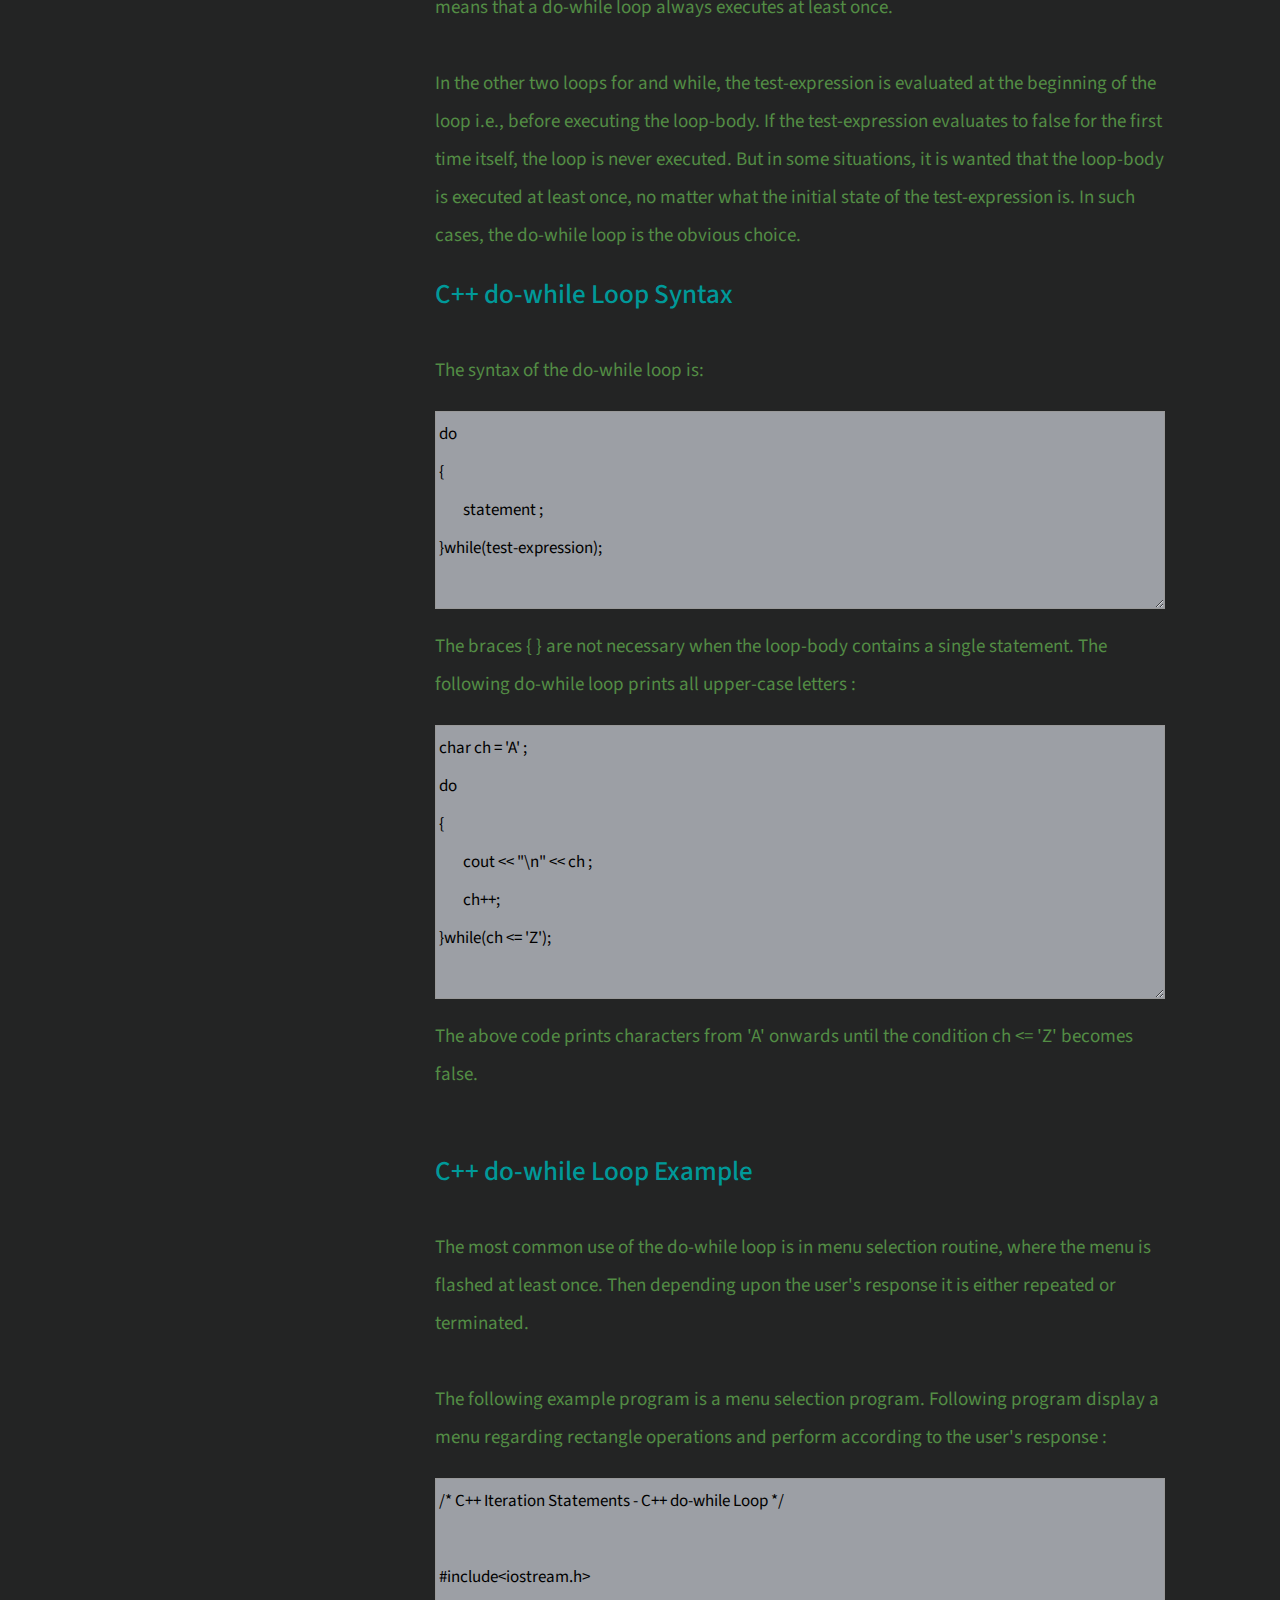
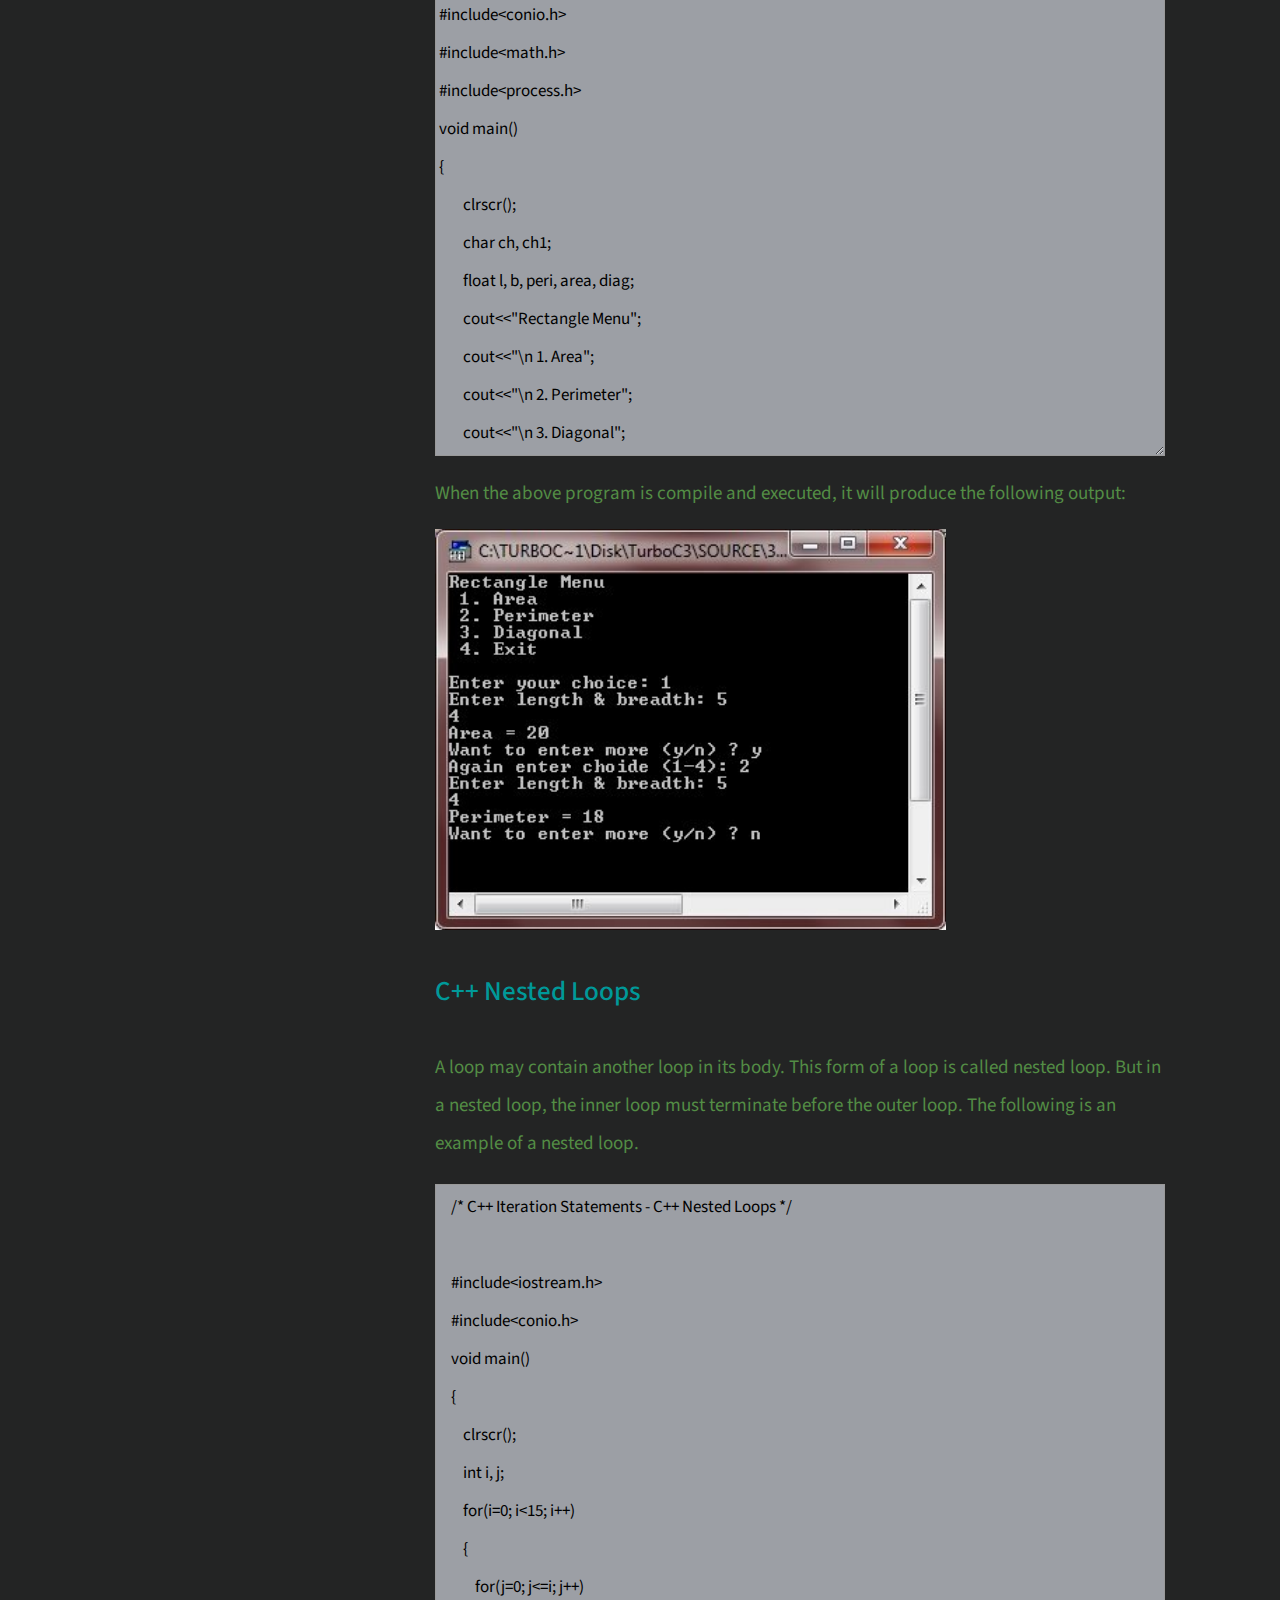
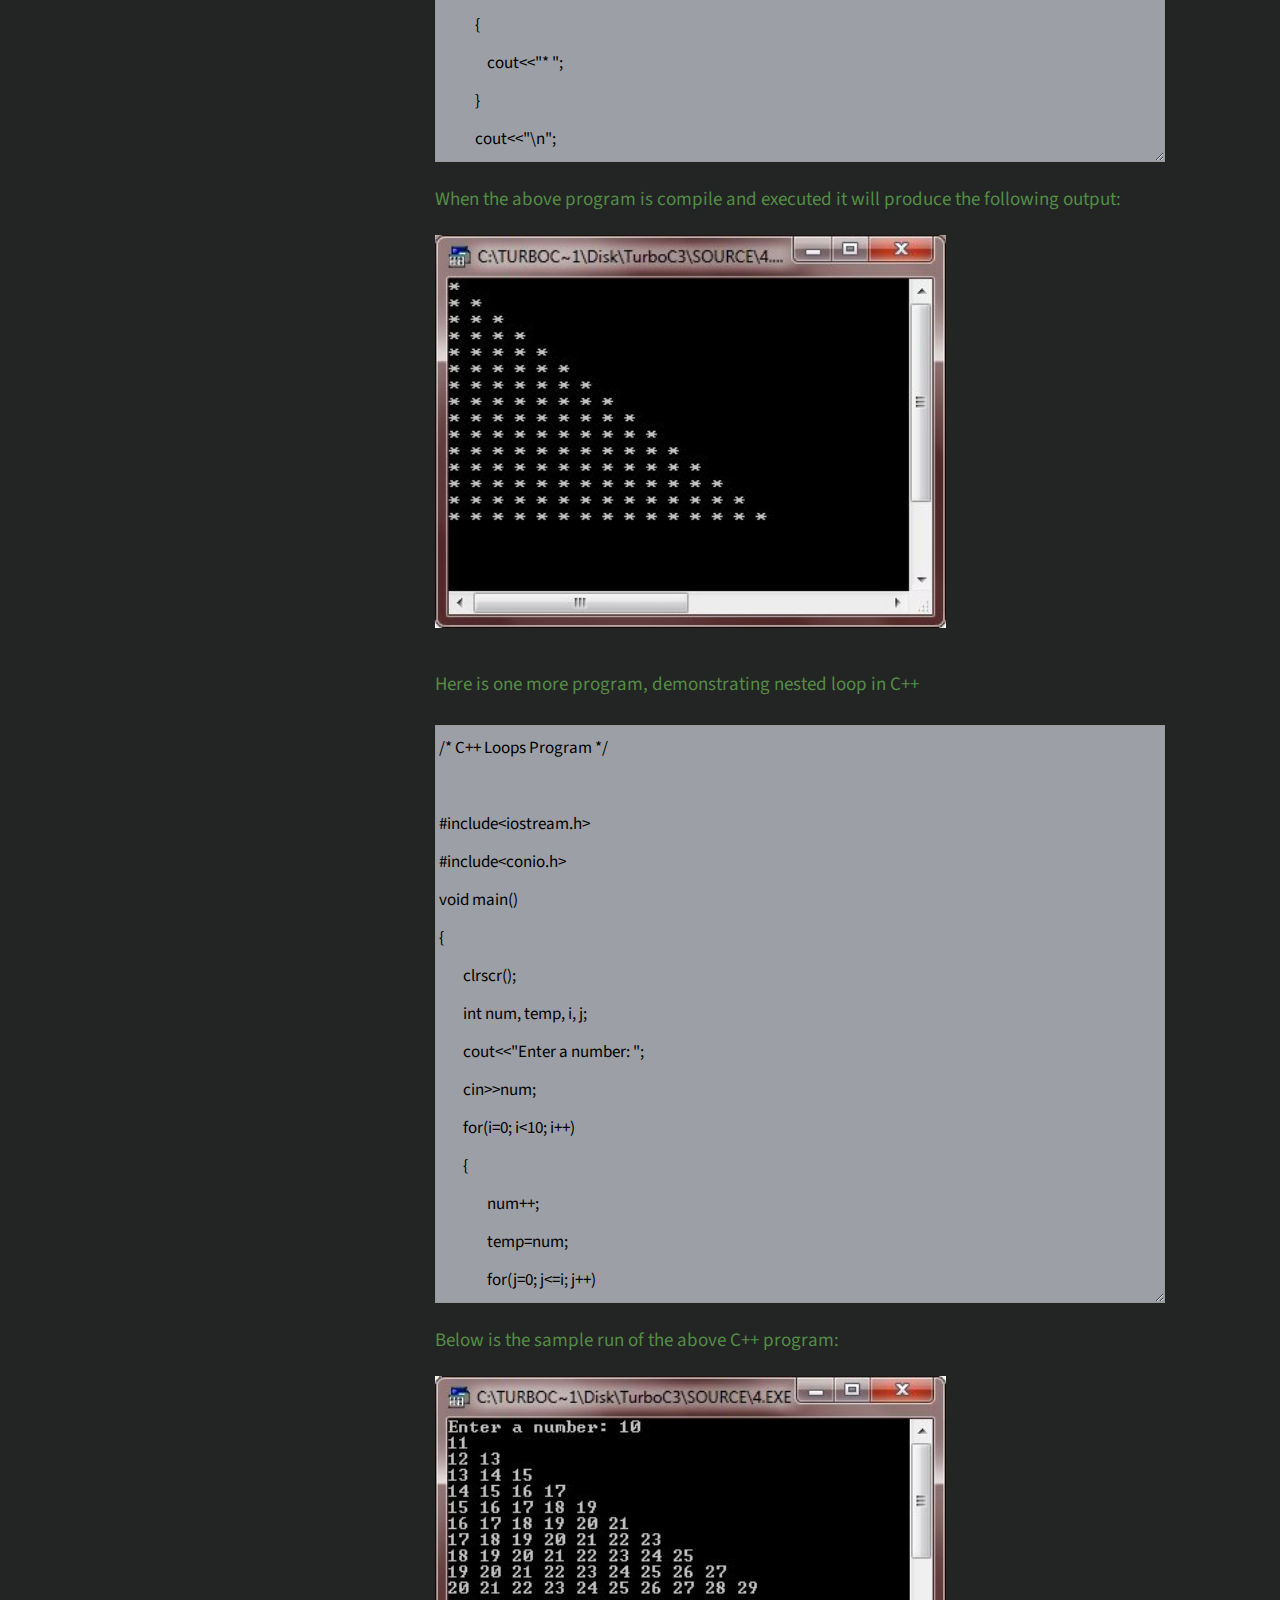
<file: course-lesson9.html>
<!DOCTYPE html>
<html lang="en">

<head>
    <meta charset="UTF-8">
    <meta name="viewport" content="width=device-width, initial-scale=1.0">
    <title>Computer Programming 1</title>
    <link rel="stylesheet" href="fontawesome/css/all.min.css"> <!-- https://fontawesome.com/ -->
    <link href="https://fonts.googleapis.com/css2?family=Source+Sans+Pro&display=swap" rel="stylesheet">
    <!-- https://fonts.google.com/ -->
    <link href="css/bootstrap.min.css" rel="stylesheet">
    <link href="css/templatemo-xtra-blog.css" rel="stylesheet">

</head>

<body>
    <header class="tm-header" id="tm-header">
        <div class="tm-header-wrapper">
            <button class="navbar-toggler" type="button" aria-label="Toggle navigation">
                <i class="fas fa-bars"></i>
            </button>
            <div class="tm-site-header">
                <div class="mb-3 mx-auto tm-site-logo"><i class="fas fa-chalkboard-teacher fa-2x"></i></div>
                <h1 class="text-center">IT102</h1>
            </div>
            <nav class="tm-nav" id="tm-nav">
                <ul>
                    <li class="tm-nav-item"><a href="index.html" class="tm-nav-link">
                            <i class="fas fa-home"></i>
                            Lessons
                        </a></li>
                    <li class="tm-nav-item"><a href="overview.html" class="tm-nav-link">
                            <i class="fas fa-book-open"></i>
                            Overview
                        </a></li>
                </ul>
            </nav>

            <p class="tm-mb-80 pr-5 text-white">
                This course covers the use of general purpose programming language to solve problems. The emphasis is to
                train the students to design,
                implement, and test and debug programs intended to solve computing problems using fundamental
                programming constructs.
                This will be introduces to students with no previous programming experience on how to plan and create
                well-structured programs using
                procedural programming paradigms.. </p>
        </div>
    </header>
    <div class="container-fluid">
        <main class="tm-main">
            <div class="row tm-row tm-mb-45">
                <div class="col-12">
                    <hr class="tm-hr-primary tm-mb-55">
                    <img src="img/programming1.png" width="100%" alt="Image" class="img-fluid">
                </div>
            </div>
            <div class="row tm-row tm-mb-40">
                <div class="col-12">
                    <div class="mb-4">
                        <h2 class="pt-2 tm-mb-40 tm-color-primary tm-post-title">while loop, do-while loop, for loop,
                            nested
                            loops</h2>
                        <p>source <a href="https://codescracker.com/cpp/cpp-iteration-statements.htm">codescracker</a>
                        </p>
                        <p class="tm-pt-30">
                            <p>
                                The iteration (for, while, and do-while loop) statements allows a set of instruction to
                                be performed repeatedly until a certain condition is fulfilled. The iteration statements
                                are also called loops or looping statements. C++ provides three kinds of loops :<br><br>

                                • for loop<br>
                                • while loop<br>
                                • do-while loop
                                <br><br>

                                All three loop constructs of C++ repeat a set of statements as long as a specified
                                condition remains true. This specified condition is generally referred to as a loop
                                control. For all three loop statements, a true condition is any nonzero value. A zero
                                value indicates a false condition.<br><br>
                                <h2 class="pt-2 tm-mb-40 tm-color-primary tm-post-title">Loop parts</h2>
                                <p>Every loops has its elements that control and govern its execution. Generally, a loop
                                    has four elements that have different purposes. These elements are as :<br><br>
                                    • iInitialization Expression(s)<br>
                                    • Test Expression<br>
                                    • Update Expression(s)<br>
                                    • Loop's Body<br><Br>
                                    Let's discuss these parts of a loop one by one
                                </p><br>

                                <h2 class="pt-2 tm-mb-40 tm-color-primary tm-post-title">Initialization Expression(s)
                                </h2>
                                <p>Before entering in a loop, its control variable(s) must be initialized. The
                                    initialization of the control variable(s) takes place under initialization
                                    expression(s). The initialization expression(s) give(s) the loop variable(s) their
                                    first value(s). The initialization expression(s) is executed only once, in the
                                    beginning of the loop.</p><br>

                                <h2 class="pt-2 tm-mb-40 tm-color-primary tm-post-title">Test Expression</h2>
                                <p>The test expression is an expression whose truth value decides whether the loop-body
                                    will be executed or not. If the test expression evaluates to true i.e., 1, the
                                    loop-body gets executed, otherwise the loop is terminated.</p>
                                <p>In an entry-controlled loop, the test-expression is evaluated before exiting from the
                                    loop. In C++, the for loop and while loop are entry-controlled loops and do-while
                                    loop is exit-controlled loop.</p><br>

                                <h2 class="pt-2 tm-mb-40 tm-color-primary tm-post-title">Update Expression(s)</h2>
                                <p>The update expression(s) change the value(s) of loop variable(s). The update
                                    expression(s) is executed; at the end of the loop after the loop-body is executed.
                                </p><br>

                                <h2 class="pt-2 tm-mb-40 tm-color-primary tm-post-title">Loop's Body</h2>
                                <p>The statements that are executed repeatedly (as long as the test-expression is
                                    nonzero) from the body of the loop. In an entry-controlled loop, first
                                    test-expression is evaluated and if it is nonzero, the body-of-the-loop is executed;
                                    if the test-expression evaluates to be zero, the loop is terminated. In an
                                    exit-controlled loop, the body-of-the-loop is executed first and then the
                                    test-expression is evaluated. If it evaluates to be zero, the loop is terminated
                                    otherwise repeated. Now let's discuss the C++ loops: for, while and do-while.</p>
                                <br>
                                <h2 class="pt-2 tm-mb-40 tm-color-primary tm-post-title">C++ for Loop</h2>
                                <p>The for loop is the easiest to understand of the C++ loops. All its loop-control
                                    elements are gathered in one place (on the top of the loop), while in the other loop
                                    construction of C++, they (top-control elements) are scattered about the program.
                                </p>
                                <br>
                                <h2 class="pt-2 tm-mb-40 tm-color-primary tm-post-title">C++ for Loop Syntax</h2>
                                <p>The general form (syntax) of the for loop statement is :</p>
                                <textarea cols="2" rows="5">
for(initialization expression(s); test-expression; update expression(s))
{
	body-of-the-loop ;
}
</textarea>
                                <br>
                                <h2 class="pt-2 tm-mb-40 tm-color-primary tm-post-title">C++ for Loop Example</h2>
                                <p>The following example program illustrates the use of for statement :</p>
                                <textarea cols="2" rows="15">
/* C++ Iteration Statements - C++ for Loop */

#include<iostream.h>
#include<conio.h>
void main()
{
	clrscr();
	int i;
	for(i=1; i<=10; i++)
	{
		cout<<i<<" ";
	}
	getch();
}
</textarea>
                                <p>When the above program is compile and executed, it will produce the following output:
                                </p>
                                <img src="img/9.jpg" alt="" width="70%" draggable="false"><br><br>
                                <p>The following lines explain the working of the above given for loop program :
                                    <br><br>

                                    • Firstly, initialization expression is executed, i.e., i=1 which gives the first
                                    value 1 to variable i.<br>
                                    • Then, the test expression is evaluated i.e., i <= 10 which results into true i.e.,
                                        1.<br>
                                        • Since, the test expression is true, the body-of-the-loop i.e., cout << i
                                            << " " ; is executed which prints the current value of i then a single
                                            space.<br>
                                            • After executing the loop-body, the update expression i.e., i++ is executed
                                            which
                                            increments the value of i. (After first execution of the loop, the value of
                                            i becomes
                                            2 after the execution of i++, since initially i was 1).<br>
                                            • AFter the update expression is executed, the test-expression is again
                                            evaluated. If it is true the sequence is repeated from the step no 3,
                                            otherwise the loop terminates.<br><Br>
                                            <b>Note </b>- Use for loop when you have to repeat a block of statements
                                            specific number of times.
                                </p>
                                <br><br>
                                <h2 class="pt-2 tm-mb-40 tm-color-primary tm-post-title">C++ Infinite Loop</h2>
                                <p>Although any loop statement can be used to create an infinite loop (endless loop) yet
                                    for is traditionally used for this purpose. An infinite for loop can be created by
                                    omitting the test-expression as shown below :</p>
                                <textarea cols="2" rows="4">
    for(i=25; ; i--)
    {
        cout << "This loop runs forever..!!" ;
    }
</textarea>
                                <p>Similarly, the following for loop is also an infinite loop :</p>
                                <textarea cols="2" rows="4">
    for( ; ; )
{
	cout << "I will not stop..!!" ;
}
</textarea>
                                <p>Here is an example of infinite loop in C++</p>
                                <textarea cols="2" rows="10">
    /* C++ Loops - C++ Infinite Loop */

#include<iostream.h>
#include<conio.h>
void main()
{
	clrscr();
	for( ; ; )
	{
		cout<<"This loop will run forever..!!";
	}
	getch();
}
</textarea>
                                <p>When the conditional expression is absent, it is assumed to be true. You may have an
                                    initialization and increment expression, but C++ programmers more commonly use the
                                    for(;;) construct to signify an infinite loop. If you try to run the above C++
                                    program, then the output window will come out like this, printing continuously</p>

                                <img src="img/9.1.jpg" alt="" width="70%" draggable="false"><br><br>

                                <p><b>Note </b>- You can terminate an infinite loop by pressing Ctrl+C keys. Let's take
                                    another program, prints stars infinite times</p>
                                <textarea cols="2" rows="10">
/* C++ Loops - C++ Infinite Loop */

#include<iostream.h>
#include<conio.h>
void main()
{
	clrscr();
	for(;;)
	{
		cout<<"*  ";
	}
	getch();
}
</textarea>
                                <p>After running this C++ program, output window will look like this, printing stars
                                    infinite times:</p>
                                <img src="img/9.2.jpg" alt="" width="70%" draggable="false"><br><br>
                                <br><br>

                                <h2 class="pt-2 tm-mb-40 tm-color-primary tm-post-title">C++ Empty Loop</h2>
                                <p>If a loop does not contain any statement in its loop-body, it is said to be an empty
                                    loop. In such cases, a C++ loop contains an empty statement i.e., a null statement.
                                    Following for loop is an empty loop:</p>
                                <textarea cols="2" rows="1">
    for(i=20; (i); i--) ;
</textarea>
                                <p>See, the body of the above for loop contains just (a null statement). It is an empty
                                    loop. An empty for loop has its applications in pointer manipulations where you need
                                    to increment or decrement pointer position without doing anything else.<br><br>

                                    Time delay loops are often used in programs. The following code shows how to create
                                    one by using for :
                                </p>
                                <textarea cols="2" rows="1">
    for(t = 0; t < 3000; t++) ;
</textarea>
                                <p>That means if you put a semicolon after for's parenthesis it repeats only for
                                    counting the control variable. And if put a block of statements after such a loop,
                                    then it is not part of for loop. For example, consider the following :</p>
                                <textarea cols="2" rows="5">
    for(i=0; i<10; i++) ;
{
	cout << "i = " << i << endl;
}
</textarea>
                                <p>The semicolon after the for loop ends the loop there only. And then, the below i.e,
                                    is not body of the for loop.</p>
                                <br><br>


                                <h2 class="pt-2 tm-mb-40 tm-color-primary tm-post-title">C++ while Loop</h2>
                                <p>The second loop available in C++ is the while loop. The while loop is an
                                    empty-controlled loop.</p>
                                <h2 class="pt-2 tm-mb-40 tm-color-primary tm-post-title">C++ while Loop Syntax</h2>
                                <p>Following is the syntax of the while loop :</p>
                                <textarea cols="2" rows="5">
while(expression)
{
	loop-body ;
}
</textarea>
                                <p>where the loop-body may contain a single statement, a compound statement or an empty
                                    statement. The loop iterates while the expression evaluates to true. When the
                                    expression becomes false, the program control passes to the line after the loop-body
                                    code.<br><br>

                                    In a while loop, a loop control variable should be initialized before the loop
                                    begins as an uninitialized variable can be used in the expression. The loop variable
                                    should be updated inside the body-of-the-while.
                                </p><br>

                                <h2 class="pt-2 tm-mb-40 tm-color-primary tm-post-title">C++ while Loop Example</h2>
                                <p>Following example program illustrates the working of a while loop :</p>
                                <textarea cols="2" rows="15">
/* C++ Iteration Statements - C++ while Loop */

#include<iostream.h>
#include<conio.h>
void main()
{
	clrscr();
	unsigned long num, fact=1;
	cout<<"Enter a number: ";
	cin>>num;
	while(num)
	{
		fact = fact*num;
		num--;
	}
	cout<<"The factorial of the number is "<<fact;
	getch();
}
</textarea>
                                <p>When the above program compile and executed, it will produce the following output:
                                </p>
                                <img src="img/9.3.jpg" alt="" width="70%" draggable="false"><br><br>
                                <p>The above program inputs an integer num. Then as long as num is nonzero (according to
                                    while (num)) the loop-body iterates i.e., fact is multiplied with num and the result
                                    is stored back in fact, followed by the decrement of num. Again the test-expression
                                    (num) is evaluated : if it is true, the loop repeated otherwise terminated.</p>
                                <br>
                                <h2 class="pt-2 tm-mb-40 tm-color-primary tm-post-title">C++ do-while Loop</h2>
                                <p>Unlike the for and while loops, the do-while is an exit-controlled loop i.e., it
                                    evaluates its test-expression at the bottom of the loop after executing its
                                    loop-body statements. This means that a do-while loop always executes at least once.
                                    <br><br>

                                    In the other two loops for and while, the test-expression is evaluated at the
                                    beginning of the loop i.e., before executing the loop-body. If the test-expression
                                    evaluates to false for the first time itself, the loop is never executed. But in
                                    some situations, it is wanted that the loop-body is executed at least once, no
                                    matter what the initial state of the test-expression is. In such cases, the do-while
                                    loop is the obvious choice.<br>
                                </p>

                                <h2 class="pt-2 tm-mb-40 tm-color-primary tm-post-title">C++ do-while Loop Syntax
                                </h2>

                                <p>The syntax of the do-while loop is:</p>
                                <textarea cols="2" rows="5">
do
{
	statement ;
}while(test-expression);
</textarea>
                                <p>The braces { } are not necessary when the loop-body contains a single statement. The
                                    following do-while loop prints all upper-case letters :</p>
                                <textarea cols="2" rows="7">
char ch = 'A' ;
do
{
	cout << "\n" << ch ;
	ch++;
}while(ch <= 'Z');
</textarea>
                                <p>The above code prints characters from 'A' onwards until the condition ch <= 'Z'
                                        becomes false.</p> <br>
                                        <h2 class="pt-2 tm-mb-40 tm-color-primary tm-post-title">C++
                                            do-while Loop Example
                                        </h2>
                                        <p>The most common use of the do-while loop is in menu selection routine, where
                                            the menu is flashed at least once. Then depending upon the user's response
                                            it is either repeated or terminated.<br><br>

                                            The following example program is a menu selection program. Following program
                                            display a menu regarding rectangle operations and perform according to the
                                            user's response :
                                        </p>
                                        <textarea cols="2" rows="15">
/* C++ Iteration Statements - C++ do-while Loop */

#include<iostream.h>
#include<conio.h>
#include<math.h>
#include<process.h>
void main()
{
	clrscr();
	char ch, ch1;
	float l, b, peri, area, diag;
	cout<<"Rectangle Menu";
	cout<<"\n 1. Area";
	cout<<"\n 2. Perimeter";
	cout<<"\n 3. Diagonal";
	cout<<"\n 4. Exit\n";
	cout<<"\nEnter your choice: ";
	do
	{
		cin>>ch;
		if(ch == '1' || ch == '2' || ch == '3')
		{
			cout<<"Enter length & breadth: ";
			cin>>l>>b;
		}
		switch(ch)
		{
			case '1' : area = l * b ;
				cout<<"Area = "<<area;
				break ;
			case '2' : peri = 2 * (l + b);
				cout<<"Perimeter = "<<peri;
				break;
			case '3' : diag = sqrt((l * l) + (b * b));
				cout<<"Diagonal = "<<diag;
				break;
			case '4' : cout<<"Breaking..Press a key..";
				getch();
				exit(1);
			default : cout<<"Wrong choice !!!!";
				cout<<"\nEnter a valid one";
				break;
		}     //end of switch
		cout<<"\nWant to enter more (y/n) ? ";
		cin>>ch1;
		if(ch1 == 'y' || ch1 == 'Y')
		cout<<"Again enter choice (1-4): ";
	}while(ch1 == 'y' || ch1 == 'Y') ;      //end of DO-WHILE loop
	getch();
}
</textarea>

                                        <p>When the above program is compile and executed, it will produce the following
                                            output:</p>
                                        <img src="img/9.4.jpg" alt="" width="70%" draggable="false"><br><br>    
                                        <h2 class="pt-2 tm-mb-40 tm-color-primary tm-post-title">C++ Nested Loops
                                        </h2>
                                        <p>A loop may contain another loop in its body. This form of a loop is called
                                            nested loop. But in a nested loop, the inner loop must terminate before the
                                            outer loop. The following is an example of a nested loop.</p>
<textarea cols="2" rows="15">
    /* C++ Iteration Statements - C++ Nested Loops */

    #include<iostream.h>
    #include<conio.h>
    void main()
    {
        clrscr();
        int i, j;
        for(i=0; i<15; i++)
        {
            for(j=0; j<=i; j++)
            {
                cout<<"* ";
            }
            cout<<"\n";
        }
        getch();
    }
</textarea>

                                            <p>When the above program is compile and executed it will produce the following output:</p>
                                            <img src="img/9.5.jpg" alt="" width="70%" draggable="false"><br><br>
                                            <p>Here is one more program, demonstrating nested loop in C++</p>
<textarea cols="2" rows="15">
/* C++ Loops Program */

#include<iostream.h>
#include<conio.h>
void main()
{
	clrscr();
	int num, temp, i, j;
	cout<<"Enter a number: ";
	cin>>num;
	for(i=0; i<10; i++)
	{
		num++;
		temp=num;
		for(j=0; j<=i; j++)
		{
			cout<<num<<" ";
			num++;
		}
		cout<<"\n";
		num=temp;
	}
	getch();
}
</textarea>
                                            <p>Below is the sample run of the above C++ program:</p>
                                            <img src="img/9.6.jpg" alt="" width="70%" draggable="false">








                                </p>

                    </div>
                </div>
            </div>
        </main>
    </div>
    <script src="js/jquery.min.js">
    </script>
    <script src="js/templatemo-script.js"></script>
</body>

</html>
</file>
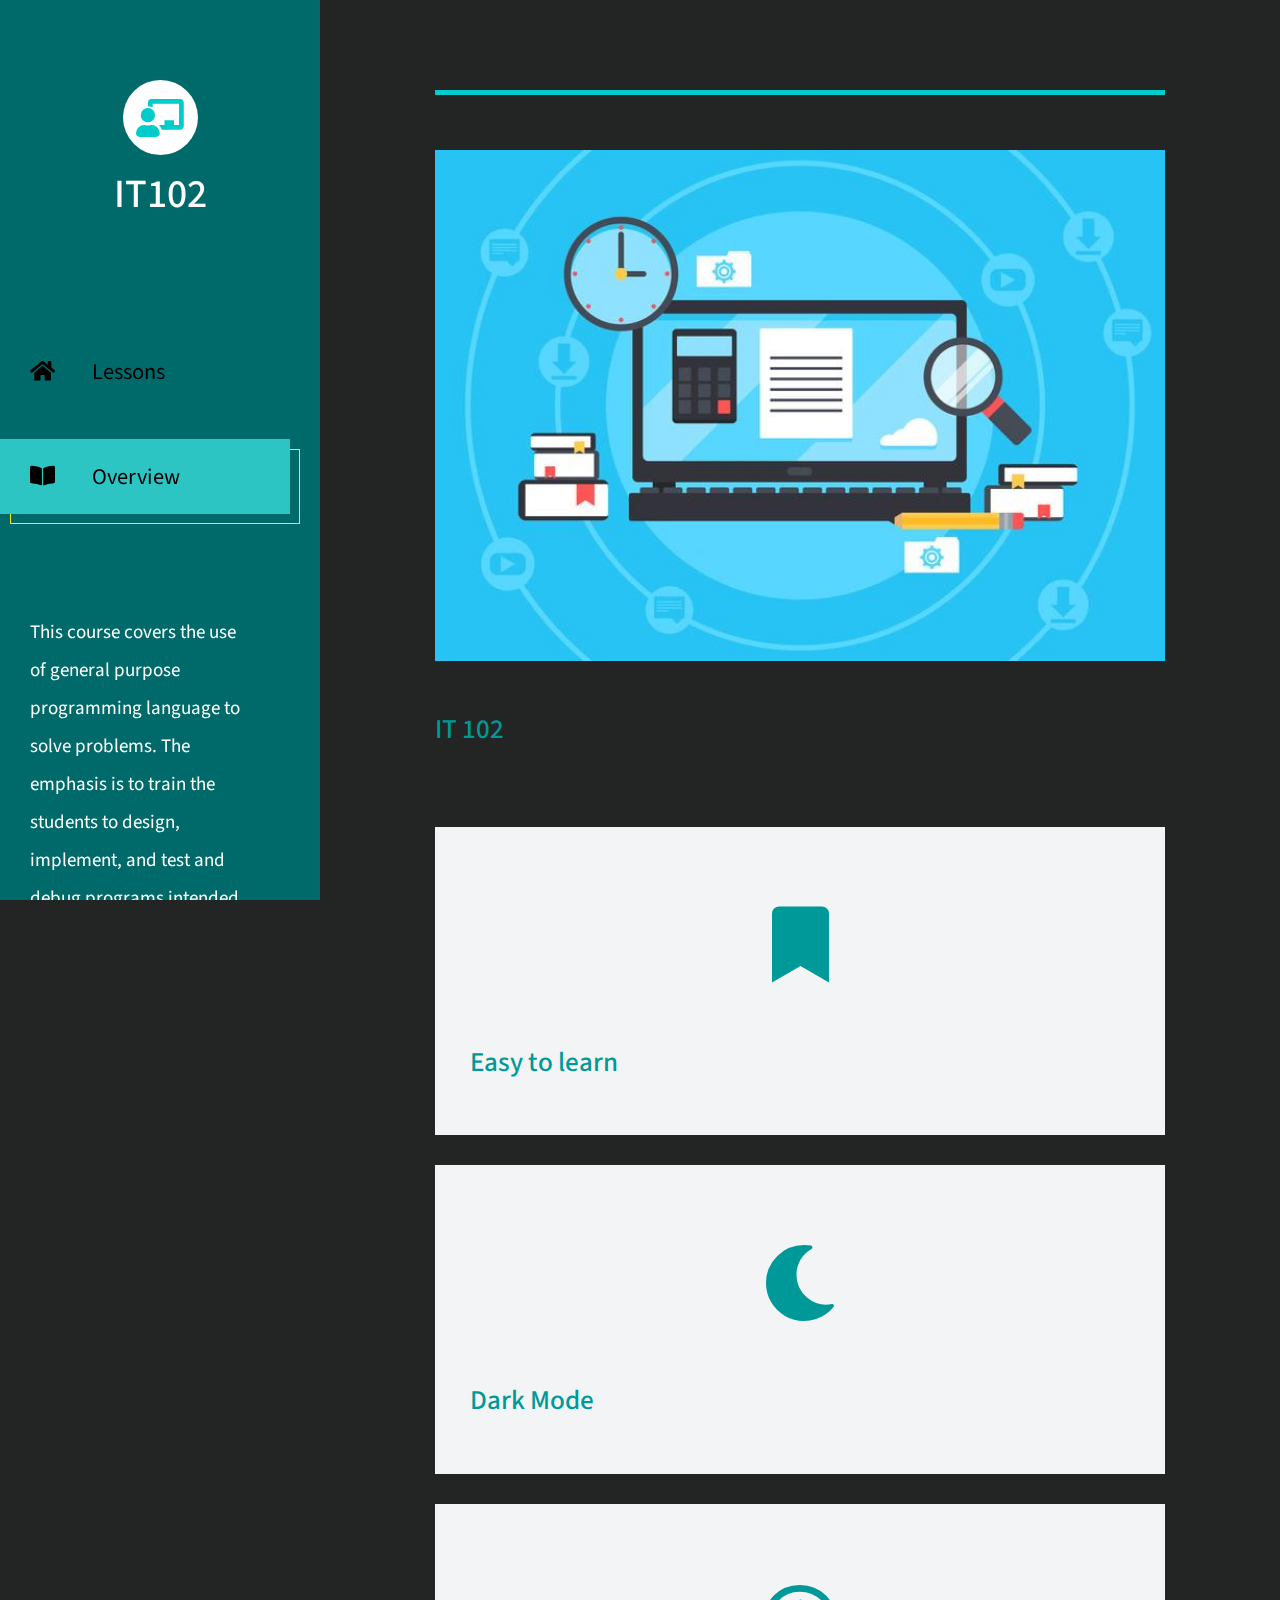
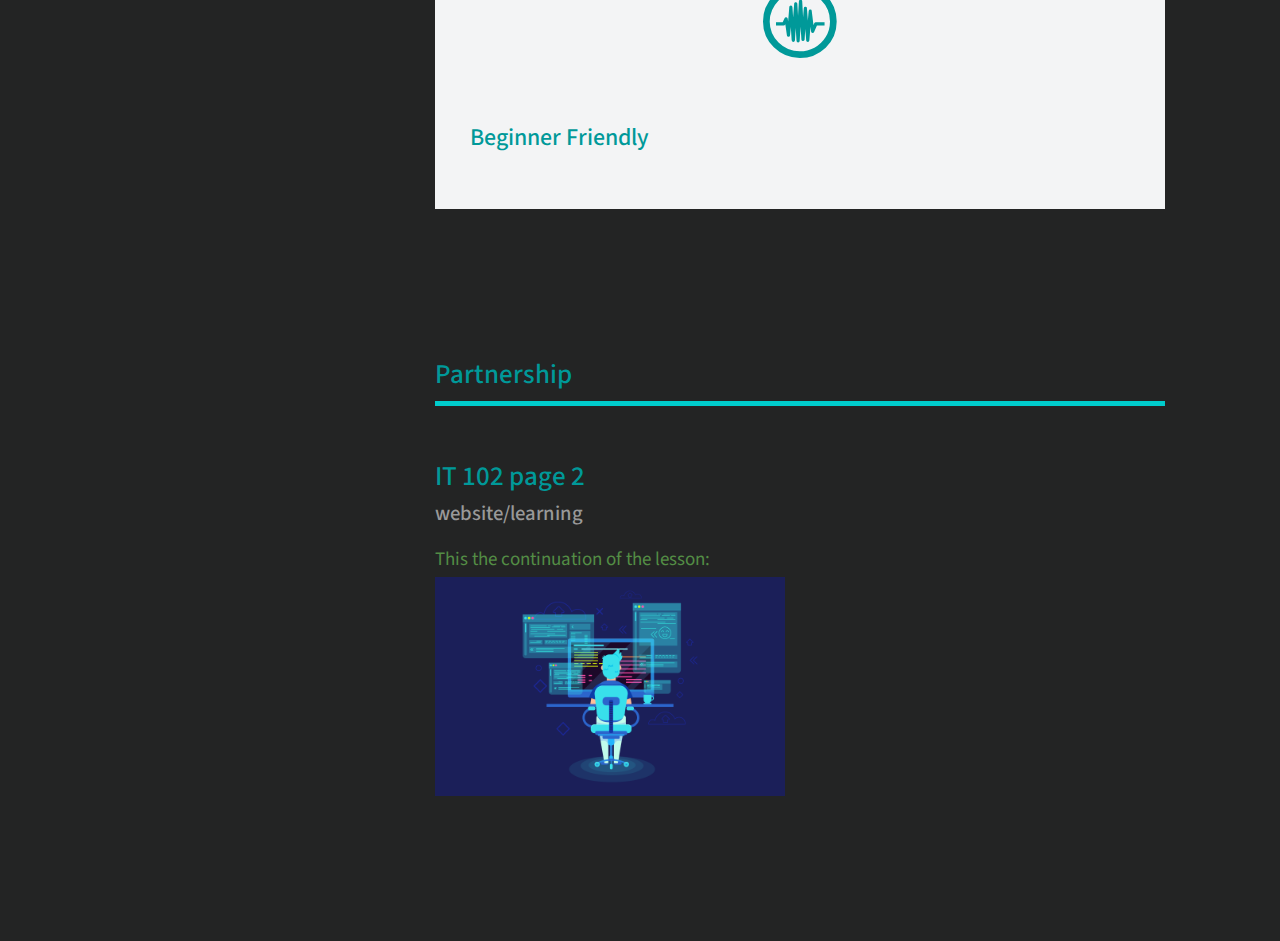
<file: overview.html>
<!DOCTYPE html>
<html lang="en">
<head>
	<meta charset="UTF-8">
	<meta name="viewport" content="width=device-width, initial-scale=1.0">
	<title>IT 102</title>
	<link rel="stylesheet" href="fontawesome/css/all.min.css"> <!-- https://fontawesome.com/ -->
	<link href="https://fonts.googleapis.com/css2?family=Source+Sans+Pro&display=swap" rel="stylesheet"> <!-- https://fonts.google.com/ -->
    <link href="css/bootstrap.min.css" rel="stylesheet">
    <link href="css/templatemo-xtra-blog.css" rel="stylesheet">

</head>
<body>
    <header class="tm-header" id="tm-header">
        <div class="tm-header-wrapper">
            <button class="navbar-toggler" type="button" aria-label="Toggle navigation">
                <i class="fas fa-bars"></i>
            </button>
            <div class="tm-site-header">
                <div class="mb-3 mx-auto tm-site-logo"><i class="fas fa-chalkboard-teacher fa-2x"></i></div>
                <h1 class="text-center">IT102</h1>
            </div>
            <nav class="tm-nav" id="tm-nav">
                <ul>
                    <li class="tm-nav-item"><a href="index.html" class="tm-nav-link">
                            <i class="fas fa-home"></i>
                            Lessons
                        </a></li>
                    <li class="tm-nav-item active"><a href="overview.html" class="tm-nav-link">
                            <i class="fas fa-book-open"></i>
                            Overview
                        </a></li>
                </ul>
            </nav>
           
            <p class="tm-mb-80 pr-5 text-white">
                This course covers the use of general purpose programming language to solve problems. The emphasis is to
                train the students to design,
                implement, and test and debug programs intended to solve computing problems using fundamental
                programming constructs.
                This will be introduces to students with no previous programming experience on how to plan and create
                well-structured programs using
                procedural programming paradigms.. </p>
        </div>
    </header>
    <div class="container-fluid">
        <main class="tm-main">
               
            <div class="row tm-row tm-mb-45">
                <div class="col-12">
                    <hr class="tm-hr-primary tm-mb-55">
                    <img src="img/OIP.jpg" alt="Image" class="img-fluid" width="100%">
                </div>
            </div>
            <div class="row tm-row tm-mb-40">
                <div class="col-12">                    
                    <div class="mb-4">
                        <h2 class="pt-2 tm-mb-40 tm-color-primary tm-post-title">IT 102</h2>
                        <p>
                           </p>
                        <p>
                            </p>                            
                    </div>                    
                </div>
            </div>
            <div class="row tm-row tm-mb-120">
                <div class="col-lg-4 tm-about-col">
                    <div class="tm-bg-gray tm-about-pad">
                        <div class="text-center tm-mt-40 tm-mb-60">
                            <i class="fas fa-bookmark fa-4x tm-color-primary"></i>                            
                        </div>                        
                        <h2 class="mb-3 tm-color-primary tm-post-title">Easy to learn</h2>
                        <p class="mb-0 tm-line-height-short">
                    
                        </p>
                    </div>
                </div>
                <div class="col-lg-4 tm-about-col">
                    <div class="tm-bg-gray tm-about-pad">
                        <div class="text-center tm-mt-40 tm-mb-60">
                            <i class="fas fa-moon fa-4x tm-color-primary"></i>                            
                        </div>                        
                        <h2 class="mb-3 tm-color-primary tm-post-title">Dark Mode</h2>
                        <p class="mb-0 tm-line-height-short">
                            
                        </p>
                    </div>
                </div>
                <div class="col-lg-4 tm-about-col">
                    <div class="tm-bg-gray tm-about-pad">
                        <div class="text-center tm-mt-40 tm-mb-60">
                            <i class="fab fa-creative-commons-sampling fa-4x tm-color-primary"></i>                            
                        </div>                        
                        <h2 class="mb-3 tm-color-primary tm-post-title" style="font-size:24px;">Beginner Friendly</h2>

                        
                        <p class="mb-0 tm-line-height-short">
                         
                        </p>
                    </div>
                </div>
            </div>            
            <div class="row tm-row tm-mb-60">
                <div class="col-12">
                    <h2 class="tm-color-primary tm-post-title mb-2">Partnership</h2>
                    <hr class="tm-hr-primary  tm-mb-55">
                   
                <a href="#">
                    <h2 class="tm-color-primary tm-post-title mb-2">IT 102 page 2</h2></a>
                            <h3 class="tm-h3 mb-3">website/learning</h3>
                            <p class="mb-0 tm-line-height-short">
                                This the continuation of the lesson:
                </div>                           
                <div class="col-lg-6 tm-mb-60 tm-person-col">
                    <div class="media tm-person">
                    
                    
                        <img src="img/web.png" alt="Image" class="img-fluid mr-4">
                        <div class="media-body">
                            
                            </p>
                        </div>
                    </div>
                </div>
                
            </div>        
          
        </main>
    </div>
    <script src="js/jquery.min.js"></script>
    <script src="js/templatemo-script.js"></script>
</body>
</html>
</file>
<file: css/templatemo-xtra-blog.css>
html { overflow-x: hidden; }

b{
    color:rgba(81, 255, 0, 0.979);
}


/* width */
::-webkit-scrollbar {
    width: 15px;
  }
  
  /* Track */
  ::-webkit-scrollbar-track {
    box-shadow: inset 0 0 5px rgb(16, 151, 4); 
    border-radius: 10px;
  }
   
  /* Handle */
  ::-webkit-scrollbar-thumb {
    background: rgb(255, 136, 0); 
    border-radius: 10px;
  }
  
  /* Handle on hover */
  ::-webkit-scrollbar-thumb:hover {
    background: #b30000; 
  }

textarea
{
  background-color: rgb(156, 159, 165);
  border:1px solid #999999;
  width:100%;
  margin:5px 0;
  padding:3px;
  text-align: left;
  font-size:17px;
}
body {
    margin: 0;
    padding: 0;
    font-family: 'Source Sans Pro', sans-serif;
    font-size: 19px;
    line-height: 2em;
    overflow-x: hidden;
    background-color: #232424;
}

p, span { color: rgb(83, 141, 69); }
hr { 
    border-top-color: rgb(255, 0, 0); 
    margin-top: 10px;
    margin-bottom: 10px;
}
.form-control::-webkit-input-placeholder { color: rgb(97, 97, 97); }  
.form-control:-ms-input-placeholder { color: #999; }  
.form-control::placeholder { color: #999; }

.tm-header {
    background-color:  rgb(0, 105, 105);
    color: white;
    position: fixed;
    top: 0;
    left: 0;
    bottom: 0;
    z-index: 100;
    width: 400px;
    overflow-y: visible;     
}

.tm-header-wrapper {
    overflow-y: scroll;
    scrollbar-width: none;
    -ms-overflow-style: none;
    padding: 30px;
    width: 100%;
    height: 100%; 
}

.tm-header-wrapper::-webkit-scrollbar {
    width: 0;
    height: 0;
}

.tm-site-header {
    margin-top: 50px;
    margin-bottom: 115px;
}

.tm-site-logo {
    width: 75px;
    height: 75px;
    border-radius: 50%;
    background-color: white;    
    display: flex;
    align-items: center;
    justify-content: center;
}

.tm-site-logo i { color: #0CC; }

.tm-main {
    margin-left: 400px;
    padding: 80px 100px 25px;
}

.tm-post { max-width: 470px; }

.tm-row {
    max-width: 980px;
    justify-content: space-between;
}

.tm-nav { margin-bottom: 100px; }

.tm-nav-item {
    list-style: none;
    margin-bottom: 30px;
}

.tm-nav-link {
    color: rgb(0, 0, 0);
    background-color: transparent;
    height: 75px;
    width: 100%;
    max-width: 300px;    
    display: flex;
    align-items: center;
    font-size: 1.4rem;
    padding: 30px;
}

.tm-nav-item:hover .tm-nav-link,
.tm-nav-item.active .tm-nav-link
 {
    color: rgb(0, 0, 0);
    background-color: rgb(45, 196, 196);
    text-decoration: none;
}

.tm-nav ul { position: relative; }

.tm-nav-item:hover:after,
.tm-nav-item.active:after {
    content: '';
    width: 100%;
    max-width: 300px;    
    height: 75px;
    display: block;
    border: 1px solid rgb(255, 230, 0);
    margin-left: 10px;
    margin-top: -65px;
    position: absolute;
    z-index: -1000;
}

.tm-nav-link i { margin-right: 37px; }

ul { 
    margin: 0; 
    padding: 0;
}

.tm-nav { margin-left: -30px; }

.tm-social-link {
    display: inline-block;
    background-color: white;    
    font-size: 1.4rem;
    width: 50px;
    height: 50px;
    text-align: center;
    padding-top: 8px; 
    margin-right: 15px;   
    margin-bottom: 15px;
}

.tm-social-icon { 
    color: #0CC;    
    transition: all 0.3s ease;
}

.tm-social-link:hover .tm-social-icon.fa-facebook { color: #3b5998; }
.tm-social-link:hover .tm-social-icon.fa-twitter { color: #00acee; }
.tm-social-link:hover .tm-social-icon.fa-instagram { color: #3f729b; }
.tm-social-link:hover .tm-social-icon.fa-linkedin { color: #0e76a8; }
.navbar-toggler { display: none; }

.tm-search-form {
    display: flex;
    align-items: center;
    justify-content: flex-end;
}

.form-inline .form-control.tm-search-input {
    display: block;
    height: 60px;
    width: 480px;
    margin-right: 30px;
    border-radius: 0;
    border-color: #0CC;
    font-size: 1.2rem;
}

.tm-search-button {
    width: 60px;
    height: 60px;
    border: none;
    background-color: #0CC;
    transition: all 0.3s ease;
}

.tm-search-button:hover { background-color: #09b6b6; }

.tm-search-icon {
    color: white;
    font-size: 1.3rem;
}

.tm-post-link {
    display: block;
    position: relative;
	cursor: pointer;
}

.tm-post-link-inner {
    overflow: hidden;
    background: #3085a3;
}

.tm-post-link img {
    position: relative;
	display: block;
	min-height: 100%;
	max-width: 100%;
	opacity: 0.8;
}

.effect-lily img {
	max-width: none;
	width: -webkit-calc(100% + 50px);
	width: calc(100% + 50px);
	opacity: 0.7;
	-webkit-transition: opacity 0.35s, -webkit-transform 0.35s;
	transition: opacity 0.35s, transform 0.35s;
	-webkit-transform: translate3d(-40px,0, 0);
	transform: translate3d(-40px,0,0);
}

.effect-lily:hover img { opacity: 1; }

.effect-lily:hover img {
    -webkit-transform: translate3d(0,0,0);
	transform: translate3d(0,0,0);
}

.tm-post { margin-bottom: 75px; }

.tm-new-badge {
    top: 25px;
    right: -10px;
    background-color: #0CC;
    color: white;
    padding: 5px 20px;
}

.tm-post-title {
    font-size: 1.7rem;
    transition: all 0.3s ease;
}

.tm-h3 {
    font-size: 1.3rem;
    color: #999;
}

.tm-post-link:hover .tm-post-title { color: #0CC; }

.tm-btn {
    display: inline-block;
    border-radius: 5px;
    font-size: 1.3rem;
    transition: all 0.3s ease;
}

.tm-btn-primary {    
    background-color: #0CC;
    color: white;  
    padding: 8px 43px;
    border: none;
}

.tm-btn-small { padding: 8px 33px; }

.tm-btn-primary:hover {
    background-color: #09b6b6;
    color: white;
}

.tm-paging-nav ul li {
    list-style: none;
    display: inline-block;
    margin-right: 10px;
}

.tm-paging-nav ul li:last-child { margin-right: 0; }

.tm-paging-link {
    background-color: #F0F0F0;
    color: #999;
    width: 50px;
    height: 50px;
    display: flex;
    align-items: center;
    justify-content: center;    
}

.tm-paging-item .tm-paging-link:hover,
.tm-paging-item.active .tm-paging-link {
    background-color: #0CC;
    color: white;
}

.tm-btn.disabled {
    background-color: #F0F0F0;
    color: #999;
    cursor: not-allowed;
}

.tm-external-link { color: #0CC; }
.tm-external-link:hover { color: #09b6b6; }

.tm-paging-wrapper {
    display: flex;
    justify-content: flex-end;
    align-items: center;
}

.tm-prev-next-wrapper,
.tm-paging-wrapper {
    flex: 0 0 50%;
    max-width: 50%;
    padding-left: 15px;
    padding-right: 15px;
}

.tm-copyright { text-align: right; }

/* Single Post page */
hr.tm-hr-primary { border-top: 5px solid #0CC; }

video {
    width: 100%;
    height: auto;
}

.tm-comment {
    display: flex;
    align-items: flex-start;
}

.tm-comment-figure {
    margin-top: 10px;
    margin-right: 30px;
}

.tm-comment-reply { padding-left: 37px; }

.form-control {
    height: 45px;
    border-color: #0CC;
    border-radius: 0;
}

.tm-comment-form { max-width: 360px; }
.tm-category-list { list-style-type: none; }
figure { margin: 0; }
figcaption { line-height: 1.4; }

.tm-post-full { max-width: 600px; }

.tm-post-sidebar {
    max-width: 280px;
    margin-left: auto;
    margin-right: 0;
}

.tm-pt-20 { padding-top: 20px; }
.tm-pt-30 { padding-top: 30px; }
.tm-pt-45 { padding-top: 45px; }
.tm-pt-60 { padding-top: 60px; }
.tm-mb-40 { margin-bottom: 40px; }
.tm-mb-45 { margin-bottom: 45px; }
.tm-mb-55 { margin-bottom: 55px; }
.tm-mb-60 { margin-bottom: 60px; }
.tm-mb-65 { margin-bottom: 65px; }
.tm-mb-75 { margin-bottom: 75px; }
.tm-mb-80 { margin-bottom: 80px; }
.tm-mb-120 { margin-bottom: 120px; }
.tm-mt-40 { margin-top: 40px; }
.tm-mt-100 { margin-top: 100px; }
.tm-mr-20 { margin-right: 20px; }
.tm-color-primary, span.tm-color-primary { color: #099; }
a.tm-color-gray, .tm-color-gray { color: #999; }
a.tm-color-gray:hover { color: #099; }
.tm-bg-gray { background-color: #F3F4F5; }
button:focus { outline: none; }
a:hover { 
    text-decoration: none; 
    color: #048c8c;
}

a:hover figcaption { color: #056767; }
.img-thumbnail { max-width: none; }
.tm-about-pad { padding: 40px 35px; }
.tm-person { max-width: 430px; }
.tm-line-height-short { line-height: 1.8; }

.gmap_canvas {
    overflow:hidden;
    background:none!important;
    height:477px;
    width:100%;
}

.tm-social-links li { 
    list-style: none; 
    display: inline-block;
}

.tm-social-links li a {
    display: block;
    color: white;
    background-color: #0CC;
    width: 45px;
    height: 45px;    
    margin-right: 15px;    
}

.tm-social-links li a i { transition: all 0.3s ease; }
.tm-social-links li a:hover i.fa-facebook { color: #3b5998; }
.tm-social-links li a:hover i.fa-twitter { color: #00acee; }
.tm-social-links li a:hover i.fa-youtube { color: #c4302b; }
.tm-social-links li a:hover i.fa-instagram { color: #3f729b; }

.tm-contact-right { padding-left: 55px; }
.tm-contact-form { max-width: 488px; }

.tm-contact-form input,
.tm-contact-form textarea {
    max-width: 360px;
}

.tm-contact-form label { font-size: 1.4rem; }
.tm-contact-form .form-group { display: flex; }

@media (max-width: 1540px) {
    .tm-header { width: 320px; }

    .tm-main {
        margin-left: 320px;
        width: calc(100% - 320px);
    }
}

@media (max-width: 1300px) {
    .tm-about-col {
        flex: 0 0 100%;
        max-width: 100%;
        margin-bottom: 30px;
    }
}

@media (max-width: 1288px) {
    .tm-social-link { margin-right: 10px; }
}

@media (max-width: 1199px) {
    .tm-post-sidebar { max-width: 440px; }
    .form-inline .form-control.tm-search-input { width: 420px; }
}

@media (max-width: 1086px) {
    .form-inline .form-control.tm-search-input {
        width: 80%;
        margin-right: 15px;
    }
}

/* Hide sidebar */
@media (max-width: 991px) {
    .tm-header {
        width: 320px;
        left: -320px;        
        transition: all 0.3s ease;
    }

    .tm-header.show { left: 0; }
    .tm-header-wrapper { padding: 15px; }

    .navbar-toggler {
        display: block;
        position: fixed;
        left: 0;
        top: 0;
        background-color: rgba(56, 204, 204, 0.75);
        color: white;
        padding: 10px 15px;
        transition: all 0.3s ease;
        border-radius: 0;
        top: 5px;
    }

    .tm-header.show .navbar-toggler { left: 320px; }

    .tm-main {
        margin-left: 0;
        padding: 50px 40px;
        width: 100%;
    }

    .tm-post-sidebar {
        margin-left: 0;
        margin-right: auto;
    }

    .tm-person-col { width: 50%; }
    .tm-person { flex-direction: row; }

    .tm-contact-left {
        flex: 0 0 58.333333%;
        max-width: 58.333333%;
    }

    .tm-contact-right {
        flex: 0 0 41.666667%;
        max-width: 41.666667%;
    }

    .tm-post-full { max-width: none; }
}

@media (max-width: 767px) {
    .form-inline .form-control.tm-search-input {
        width: 70%;
        max-width: 375px;
        margin-right: 15px;
    }

    .tm-search-form { justify-content: flex-start; }
    .tm-main { padding: 60px 10px; }

    .tm-prev-next-wrapper,
    .tm-paging-wrapper {
        flex: 0 0 100%;
        max-width: 100%;
    }

    .tm-paging-wrapper { 
        margin-top: 50px; 
        justify-content: flex-start;
    }

    .tm-copyright { text-align: left; }
}

@media (max-width: 1199px) and (min-width: 992px) {
    .tm-person-col,
    .tm-contact-left,
    .tm-contact-right {
        flex: 0 0 100%;
        max-width: 100%;
    }

    .tm-contact-right { padding-left: 15px; }

    .tm-post-col,
    .tm-aside-col {
        flex: 0 0 100%;
        max-width: 100%;
    }

    .tm-post-sidebar {
        margin-left: 0;
        margin-right: auto;
    }
}

@media (max-width: 709px) {
    .tm-person-col { width: 100%; }
}

@media (max-width: 991px) and (min-width: 826px) {
    .tm-about-col {
        flex: 0 0 33.3333%;
        max-width: 33.3333%;
    }

    .tm-person { flex-direction: row; }
}

@media (max-width: 630px) {
    .tm-contact-left,
    .tm-contact-right {
        flex: 0 0 100%;
        max-width: 100%;
    }

    .tm-contact-right { padding-left: 15px; }
}

@media (max-width: 575px) {
    .tm-contact-form input, 
    .tm-contact-form textarea {
        max-width: 100%;
    }
}

@media (max-width: 480px) {
    .tm-person-col { width: 100%; }
    .tm-person { flex-direction: row; }
}

@media (max-width: 380px) {
    .tm-person img { max-width: 120px; }
}
</file>
